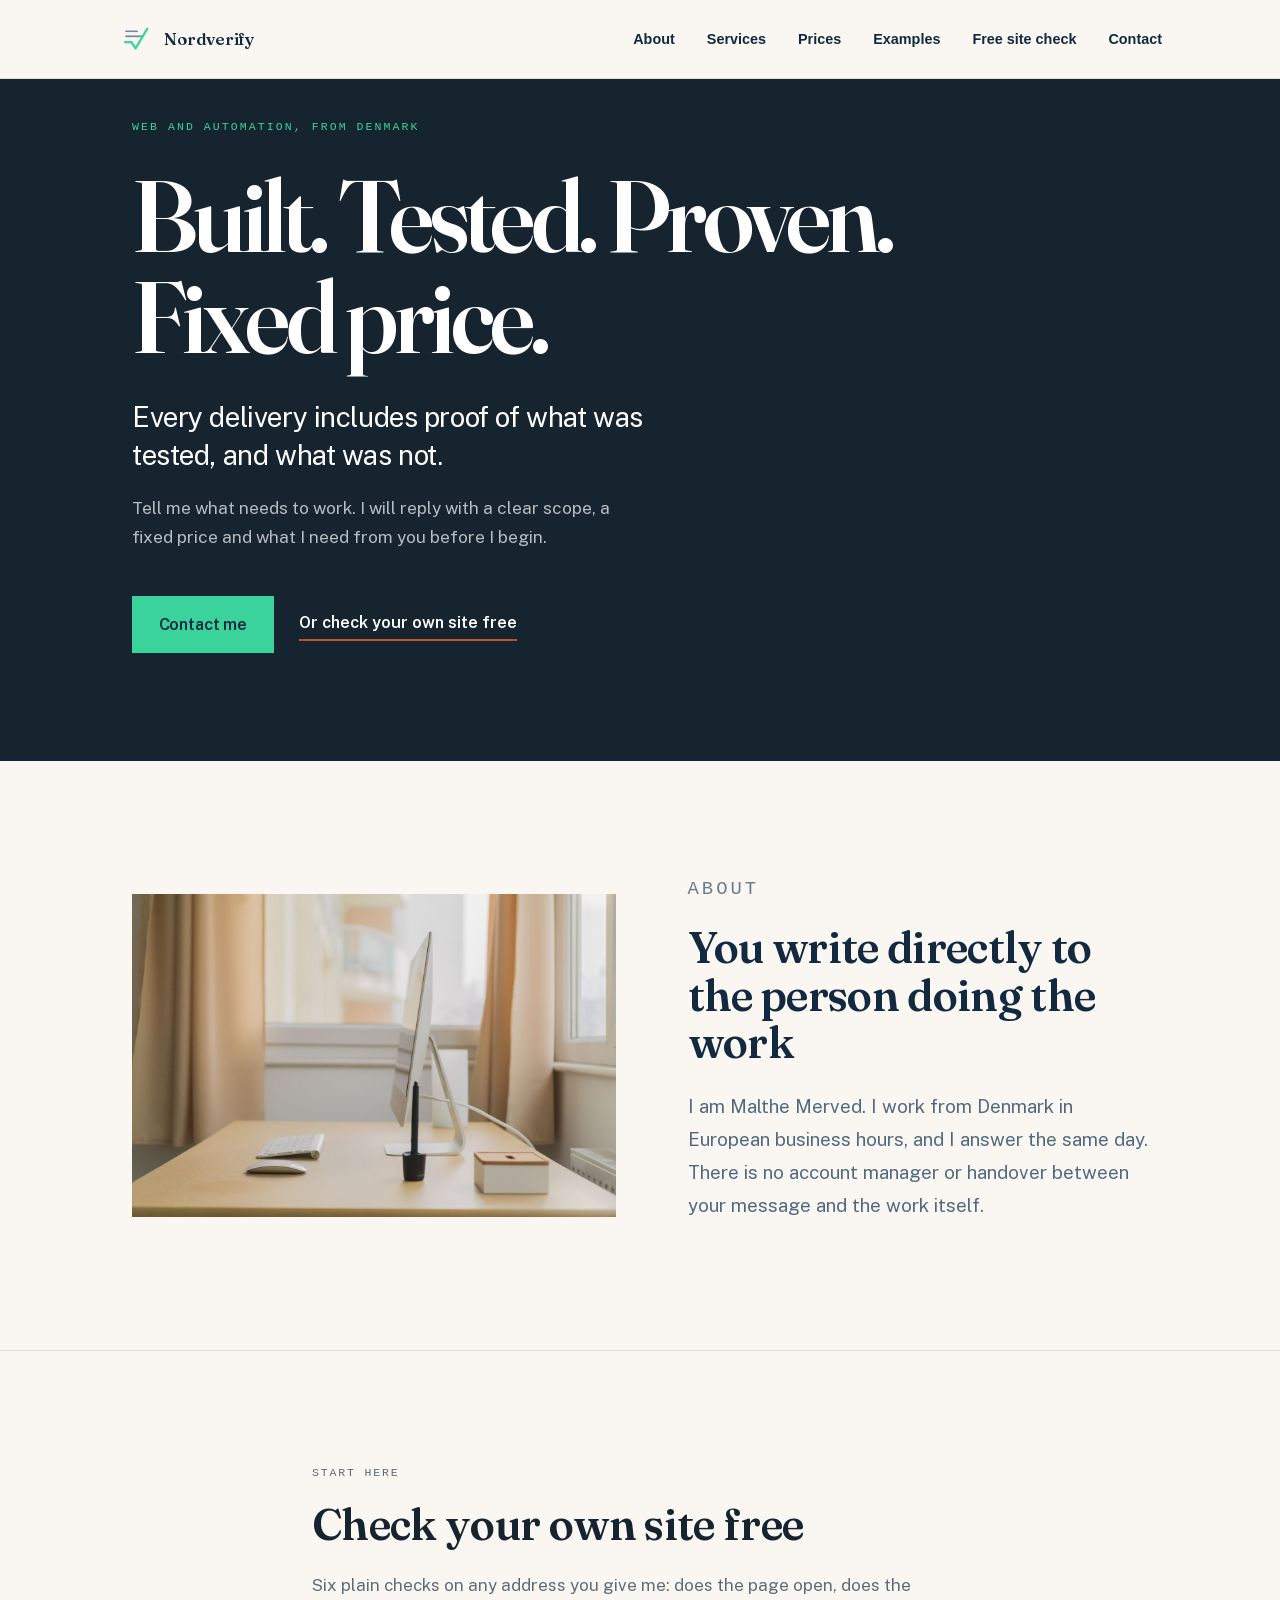
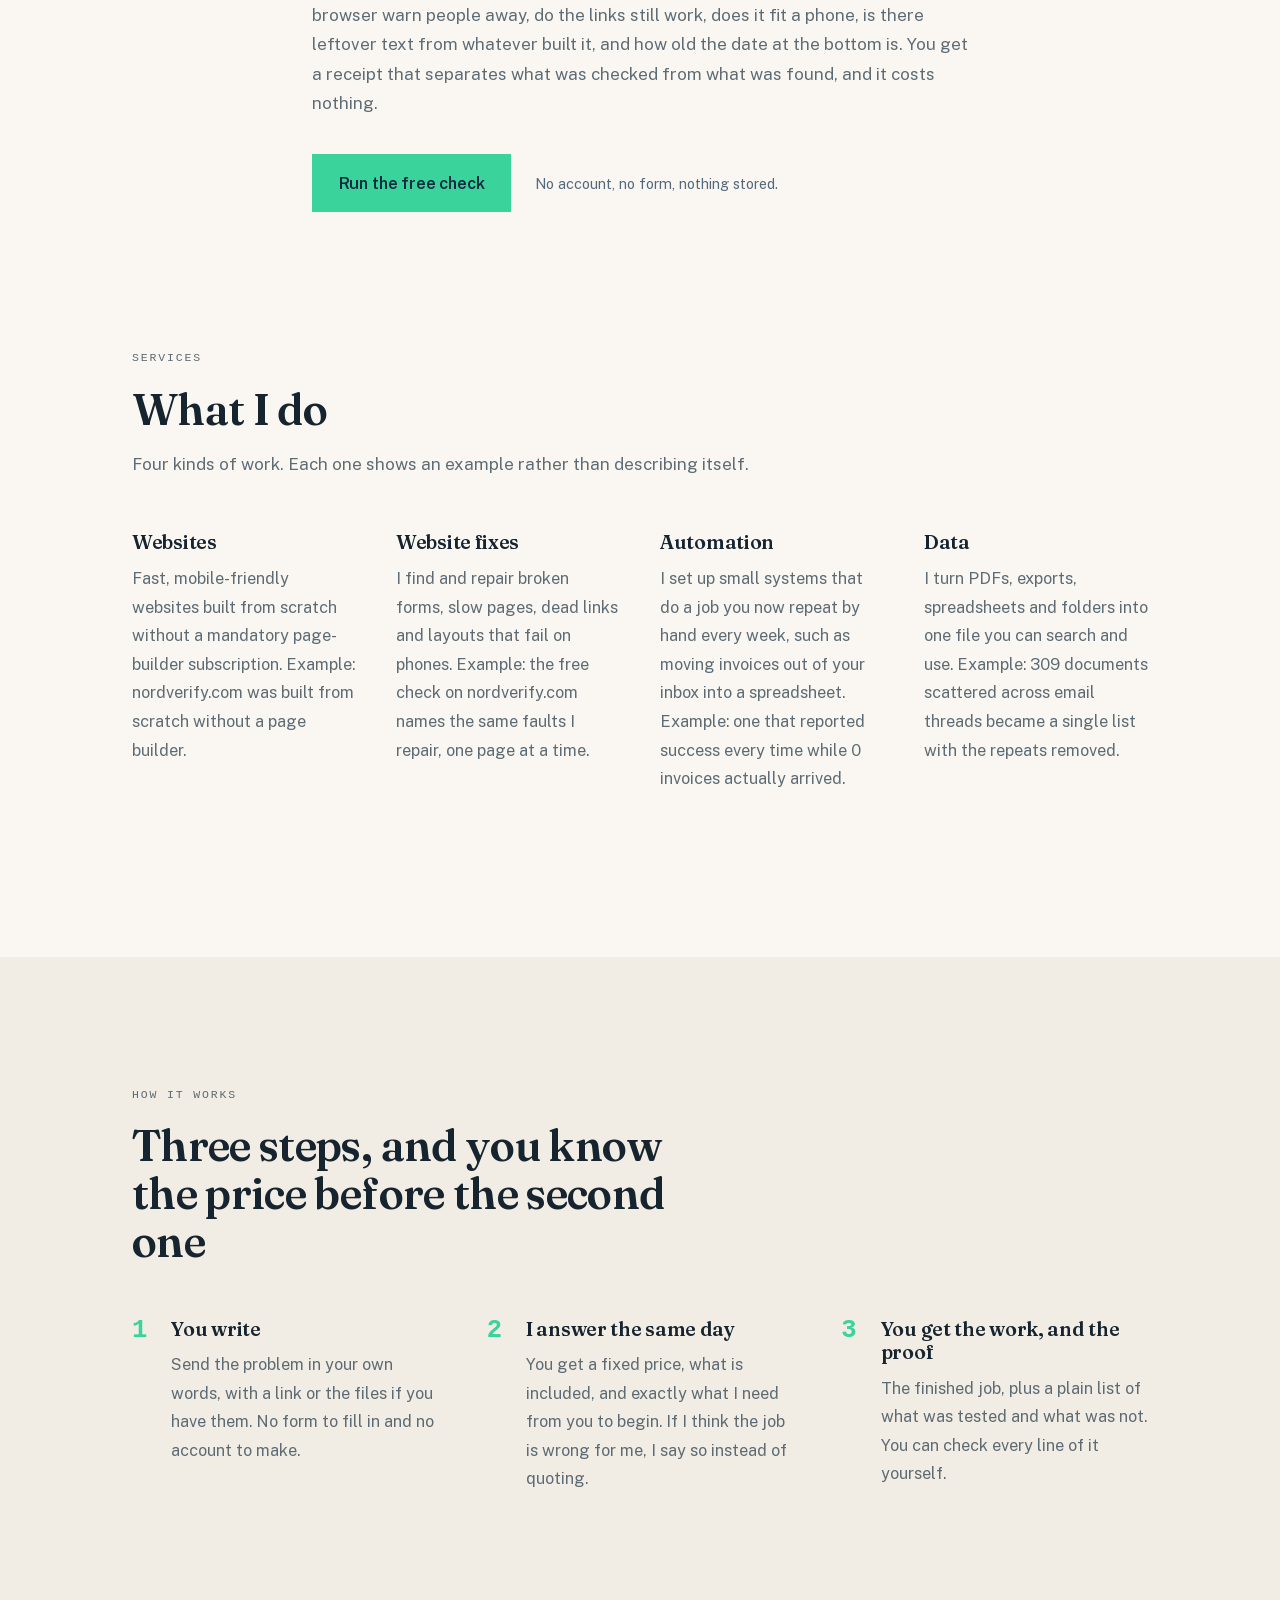
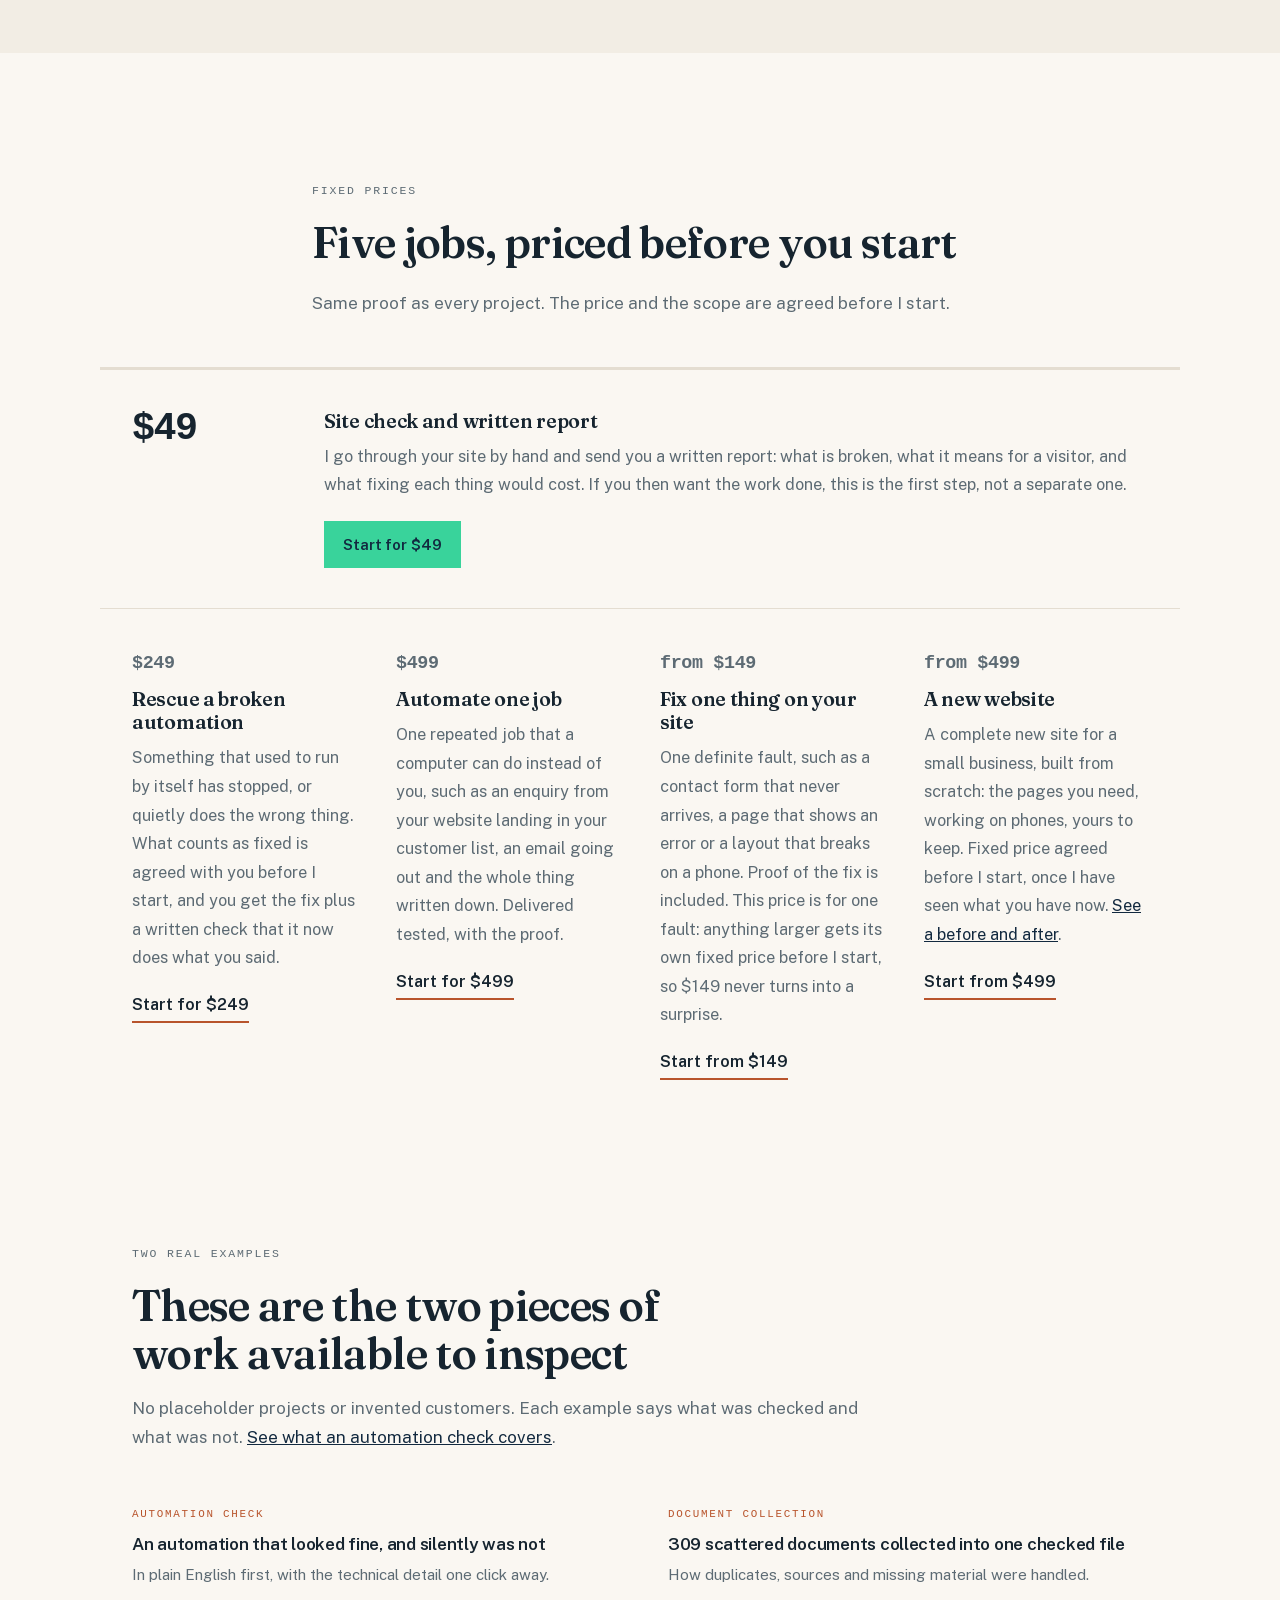
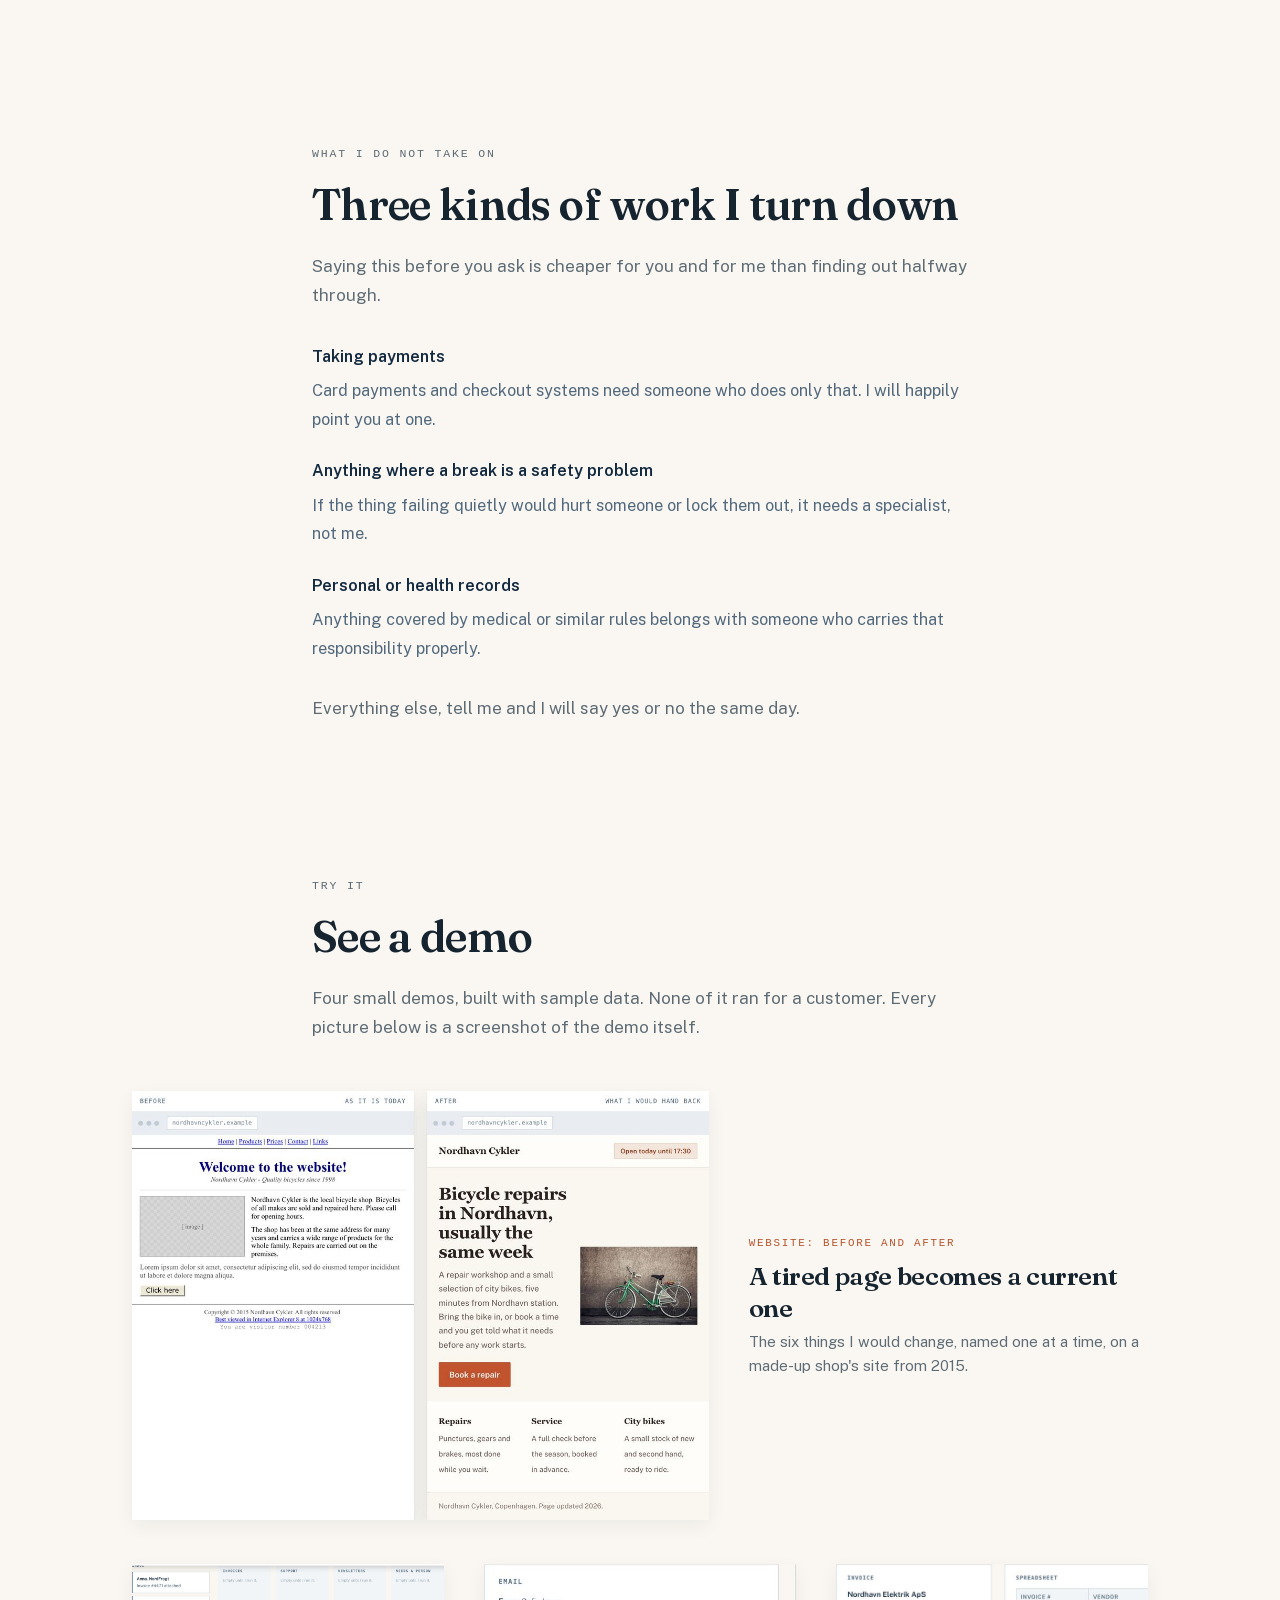
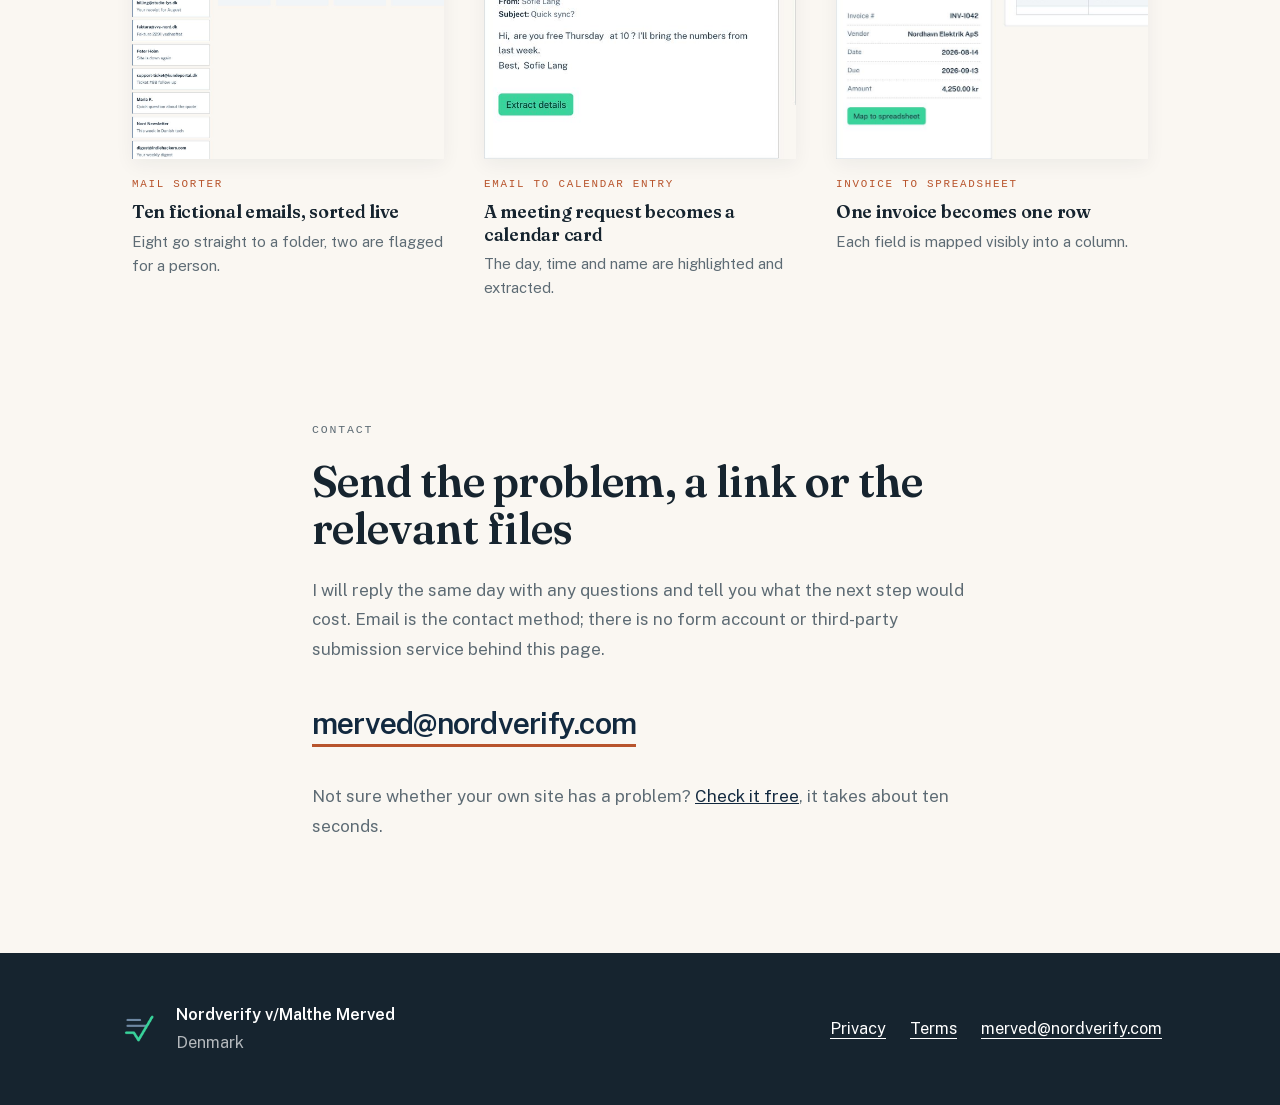
<file: index.html>
<!doctype html>
<html lang="en">
<head>
  <meta charset="utf-8">
  <meta name="viewport" content="width=device-width, initial-scale=1, shrink-to-fit=no">
  <title>Nordverify | Websites, fixes, automation and data</title>
  <meta name="description" content="Nordverify builds websites, fixes existing sites, automates repetitive work and turns messy business data into useful files.">
  <meta property="og:title" content="Nordverify | Websites, fixes, automation and data">
  <meta property="og:description" content="Direct help with websites, automation and data from Malthe Merved in Denmark.">
  <meta property="og:type" content="website">
  <meta property="og:image" content="assets/brand/wordmark_dark_1600x400.png">
  <link rel="icon" type="image/png" sizes="256x256" href="assets/brand/favicon_256.png">
  <link rel="icon" type="image/png" sizes="64x64" href="assets/brand/favicon_64.png">
  <link href="css/styles.css" rel="stylesheet">
  <link href="css/nordverify.css" rel="stylesheet">
</head>
<body id="page-top">
  <nav class="navbar navbar-expand-lg fixed-top py-3" id="mainNav">
    <div class="container px-4 px-lg-5">
      <a class="navbar-brand" href="#page-top"><img src="assets/brand/mark_transparent_512.png" alt=""><span>Nordverify</span></a>
      <button class="navbar-toggler" type="button" data-bs-toggle="collapse" data-bs-target="#navbarResponsive" aria-controls="navbarResponsive" aria-expanded="false" aria-label="Open navigation"><span class="navbar-toggler-icon"></span></button>
      <div class="collapse navbar-collapse" id="navbarResponsive">
        <ul class="navbar-nav ms-auto my-2 my-lg-0">
          <li class="nav-item"><a class="nav-link" href="#about">About</a></li>
          <li class="nav-item"><a class="nav-link" href="#services">Services</a></li>
          <li class="nav-item"><a class="nav-link" href="#offers">Prices</a></li>
          <li class="nav-item"><a class="nav-link" href="#portfolio">Examples</a></li>
          <li class="nav-item"><a class="nav-link" href="check.html">Free site check</a></li>
          <li class="nav-item"><a class="nav-link" href="#contact">Contact</a></li>
        </ul>
      </div>
    </div>
  </nav>

  <header class="hero">
    <div class="hero-inner">
      <p class="hero-kicker">Web and automation, from Denmark</p>
      <h1>Built. Tested. Proven. Fixed price.</h1>
      <p class="hero-proof">Every delivery includes proof of what was tested, and what was not.</p>
      <p class="hero-sub">Tell me what needs to work. I will reply with a clear scope, a fixed price and what I need from you before I begin.</p>
      <div class="hero-actions">
        <a class="btn-solid" href="mailto:merved@nordverify.com?subject=Project%20enquiry">Contact me</a>
        <a class="btn-plain" href="check.html">Or check your own site free</a>
      </div>
    </div>
  </header>

  <section class="band band--wide" id="about">
    <div class="duo duo--photo-left">
      <figure class="duo-media">
        <img src="assets/img/workspace-window.jpg" alt="A desk by a window with a screen, a keyboard and daylight" width="1400" height="933" loading="lazy" decoding="async">
      </figure>
      <div class="duo-text">
        <p class="kicker">About</p>
        <h2>You write directly to the person doing the work</h2>
        <p>I am Malthe Merved. I work from Denmark in European business hours, and I answer the same day. There is no account manager or handover between your message and the work itself.</p>
      </div>
    </div>
  </section>

  <section class="band band--rule" id="freecheck">
    <div class="column">
      <p class="kicker">Start here</p>
      <h2>Check your own site free</h2>
      <p class="lede">Six plain checks on any address you give me: does the page open, does the browser warn people away, do the links still work, does it fit a phone, is there leftover text from whatever built it, and how old the date at the bottom is. You get a receipt that separates what was checked from what was found, and it costs nothing.</p>
      <p class="actionline"><a class="btn-solid" href="check.html">Run the free check</a><span class="fineprint">No account, no form, nothing stored.</span></p>
    </div>
  </section>

  <section class="band band--wide" id="services">
    <div class="wide">
      <div class="section-head">
        <p class="kicker">Services</p>
        <h2>What I do</h2>
        <p class="lede">Four kinds of work. Each one shows an example rather than describing itself.</p>
      </div>
      <div class="entries entries--two">
        <article class="entry"><h3>Websites</h3><p>Fast, mobile-friendly websites built from scratch without a mandatory page-builder subscription. Example: nordverify.com was built from scratch without a page builder.</p></article>
        <article class="entry"><h3>Website fixes</h3><p>I find and repair broken forms, slow pages, dead links and layouts that fail on phones. Example: the free check on nordverify.com names the same faults I repair, one page at a time.</p></article>
        <article class="entry"><h3>Automation</h3><p>I set up small systems that do a job you now repeat by hand every week, such as moving invoices out of your inbox into a spreadsheet. Example: one that reported success every time while 0 invoices actually arrived.</p></article>
        <article class="entry"><h3>Data</h3><p>I turn PDFs, exports, spreadsheets and folders into one file you can search and use. Example: 309 documents scattered across email threads became a single list with the repeats removed.</p></article>
      </div>
    </div>
  </section>

  <section class="band band--tint band--wide" id="how">
    <div class="wide">
      <div class="section-head">
        <p class="kicker">How it works</p>
        <h2>Three steps, and you know the price before the second one</h2>
      </div>
      <ol class="stair stair--three">
        <li><span class="stair-n">1</span><div><h3>You write</h3><p>Send the problem in your own words, with a link or the files if you have them. No form to fill in and no account to make.</p></div></li>
        <li><span class="stair-n">2</span><div><h3>I answer the same day</h3><p>You get a fixed price, what is included, and exactly what I need from you to begin. If I think the job is wrong for me, I say so instead of quoting.</p></div></li>
        <li><span class="stair-n">3</span><div><h3>You get the work, and the proof</h3><p>The finished job, plus a plain list of what was tested and what was not. You can check every line of it yourself.</p></div></li>
      </ol>
    </div>
  </section>

  <section class="band band--wide" id="offers">
    <div class="column column--left">
      <p class="kicker">Fixed prices</p>
      <h2>Five jobs, priced before you start</h2>
      <p class="lede">Same proof as every project. The price and the scope are agreed before I start.</p>
    </div>

    <article class="doorway">
      <div class="doorway-price">$49</div>
      <div class="doorway-text">
        <h3>Site check and written report</h3>
        <p>I go through your site by hand and send you a written report: what is broken, what it means for a visitor, and what fixing each thing would cost. If you then want the work done, this is the first step, not a separate one.</p>
        <a class="btn-solid btn-solid--sm" href="mailto:merved@nordverify.com?subject=Site%20check%20and%20report%20enquiry">Start for $49</a>
      </div>
    </article>

    <div class="joblist">
      <article class="job">
        <p class="job-price">$249</p>
        <h3>Rescue a broken automation</h3>
        <p>Something that used to run by itself has stopped, or quietly does the wrong thing. What counts as fixed is agreed with you before I start, and you get the fix plus a written check that it now does what you said.</p>
        <a class="btn-plain" href="mailto:merved@nordverify.com?subject=Rescue%20a%20broken%20automation%20enquiry">Start for $249</a>
      </article>
      <article class="job">
        <p class="job-price">$499</p>
        <h3>Automate one job</h3>
        <p>One repeated job that a computer can do instead of you, such as an enquiry from your website landing in your customer list, an email going out and the whole thing written down. Delivered tested, with the proof.</p>
        <a class="btn-plain" href="mailto:merved@nordverify.com?subject=Automate%20one%20job%20enquiry">Start for $499</a>
      </article>
      <article class="job">
        <p class="job-price">from $149</p>
        <h3>Fix one thing on your site</h3>
        <p>One definite fault, such as a contact form that never arrives, a page that shows an error or a layout that breaks on a phone. Proof of the fix is included. This price is for one fault: anything larger gets its own fixed price before I start, so $149 never turns into a surprise.</p>
        <a class="btn-plain" href="mailto:merved@nordverify.com?subject=Website%20Repair%20enquiry">Start from $149</a>
      </article>
      <article class="job job--wide">
        <p class="job-price">from $499</p>
        <h3>A new website</h3>
        <p>A complete new site for a small business, built from scratch: the pages you need, working on phones, yours to keep. Fixed price agreed before I start, once I have seen what you have now. <a href="demo-website-refresh.html">See a before and after</a>.</p>
        <a class="btn-plain" href="mailto:merved@nordverify.com?subject=New%20website%20enquiry">Start from $499</a>
      </article>
    </div>
  </section>

  <section class="band band--wide" id="portfolio">
    <div class="wide">
      <div class="section-head">
        <p class="kicker">Two real examples</p>
        <h2>These are the two pieces of work available to inspect</h2>
        <p class="lede">No placeholder projects or invented customers. Each example says what was checked and what was not. <a href="n8n-audit/index.html">See what an automation check covers</a>.</p>
      </div>
      <ul class="worklist worklist--two">
        <li><a href="n8n-audit/example-report.html"><span class="worklist-kicker">Automation check</span><span class="worklist-title">An automation that looked fine, and silently was not</span><span class="worklist-note">In plain English first, with the technical detail one click away.</span></a></li>
        <li><a href="case-study.html"><span class="worklist-kicker">Document collection</span><span class="worklist-title">309 scattered documents collected into one checked file</span><span class="worklist-note">How duplicates, sources and missing material were handled.</span></a></li>
      </ul>
    </div>
  </section>

  <section class="band" id="limits">
    <div class="column">
      <p class="kicker">What I do not take on</p>
      <h2>Three kinds of work I turn down</h2>
      <p class="lede">Saying this before you ask is cheaper for you and for me than finding out halfway through.</p>
      <dl class="turndowns">
        <dt>Taking payments</dt><dd>Card payments and checkout systems need someone who does only that. I will happily point you at one.</dd>
        <dt>Anything where a break is a safety problem</dt><dd>If the thing failing quietly would hurt someone or lock them out, it needs a specialist, not me.</dd>
        <dt>Personal or health records</dt><dd>Anything covered by medical or similar rules belongs with someone who carries that responsibility properly.</dd>
      </dl>
      <p class="lede">Everything else, tell me and I will say yes or no the same day.</p>
    </div>
  </section>

  <section class="band band--wide" id="demos">
    <div class="column column--left">
      <p class="kicker">Try it</p>
      <h2>See a demo</h2>
      <p class="lede">Four small demos, built with sample data. None of it ran for a customer. Every picture below is a screenshot of the demo itself.</p>
    </div>
    <div class="wide">
      <ul class="previews">
        <li class="preview preview--lead"><a href="demo-website-refresh.html">
          <img src="assets/img/previews/demo-website-refresh.jpg" alt="Screenshot of the before and after demo, an old page beside a rebuilt one" width="1100" height="819" loading="lazy" decoding="async">
          <span class="preview-text"><span class="preview-kicker">Website: before and after</span>
          <span class="preview-title">A tired page becomes a current one</span>
          <span class="preview-note">The six things I would change, named one at a time, on a made-up shop's site from 2015.</span></span>
        </a></li>
        <li class="preview"><a href="demo-mail-sorter.html">
          <img src="assets/img/previews/demo-mail-sorter.jpg" alt="Screenshot of the mail sorter demo" width="1100" height="929" loading="lazy" decoding="async">
          <span class="preview-text"><span class="preview-kicker">Mail sorter</span>
          <span class="preview-title">Ten fictional emails, sorted live</span>
          <span class="preview-note">Eight go straight to a folder, two are flagged for a person.</span></span>
        </a></li>
        <li class="preview"><a href="demo-calendar.html">
          <img src="assets/img/previews/demo-calendar.jpg" alt="Screenshot of the email to calendar demo" width="1100" height="354" loading="lazy" decoding="async">
          <span class="preview-text"><span class="preview-kicker">Email to calendar entry</span>
          <span class="preview-title">A meeting request becomes a calendar card</span>
          <span class="preview-note">The day, time and name are highlighted and extracted.</span></span>
        </a></li>
        <li class="preview"><a href="demo-invoice.html">
          <img src="assets/img/previews/demo-invoice.jpg" alt="Screenshot of the invoice to spreadsheet demo" width="1100" height="449" loading="lazy" decoding="async">
          <span class="preview-text"><span class="preview-kicker">Invoice to spreadsheet</span>
          <span class="preview-title">One invoice becomes one row</span>
          <span class="preview-note">Each field is mapped visibly into a column.</span></span>
        </a></li>
      </ul>
    </div>
  </section>

  <section class="band band--close" id="contact">
    <div class="column">
      <p class="kicker">Contact</p>
      <h2>Send the problem, a link or the relevant files</h2>
      <p class="lede">I will reply the same day with any questions and tell you what the next step would cost. Email is the contact method; there is no form account or third-party submission service behind this page.</p>
      <p class="mailto-big"><a href="mailto:merved@nordverify.com">merved@nordverify.com</a></p>
      <p class="lede">Not sure whether your own site has a problem? <a href="check.html">Check it free</a>, it takes about ten seconds.</p>
    </div>
  </section>

  <footer class="site-footer py-5"><div class="container px-4 px-lg-5"><div class="footer-row d-flex justify-content-between align-items-center gap-4">
    <div class="d-flex align-items-center gap-3"><img class="footer-mark" src="assets/brand/mark_transparent_512.png" alt="Nordverify mark"><div><strong class="text-white">Nordverify v/Malthe Merved</strong><br>Denmark</div></div>
    <div class="d-flex align-items-center gap-4"><a href="privacy.html">Privacy</a><a href="terms.html">Terms</a><a href="mailto:merved@nordverify.com">merved@nordverify.com</a></div>
  </div></div></footer>

  <script src="js/scripts.js"></script>
</body>
</html>
</file>
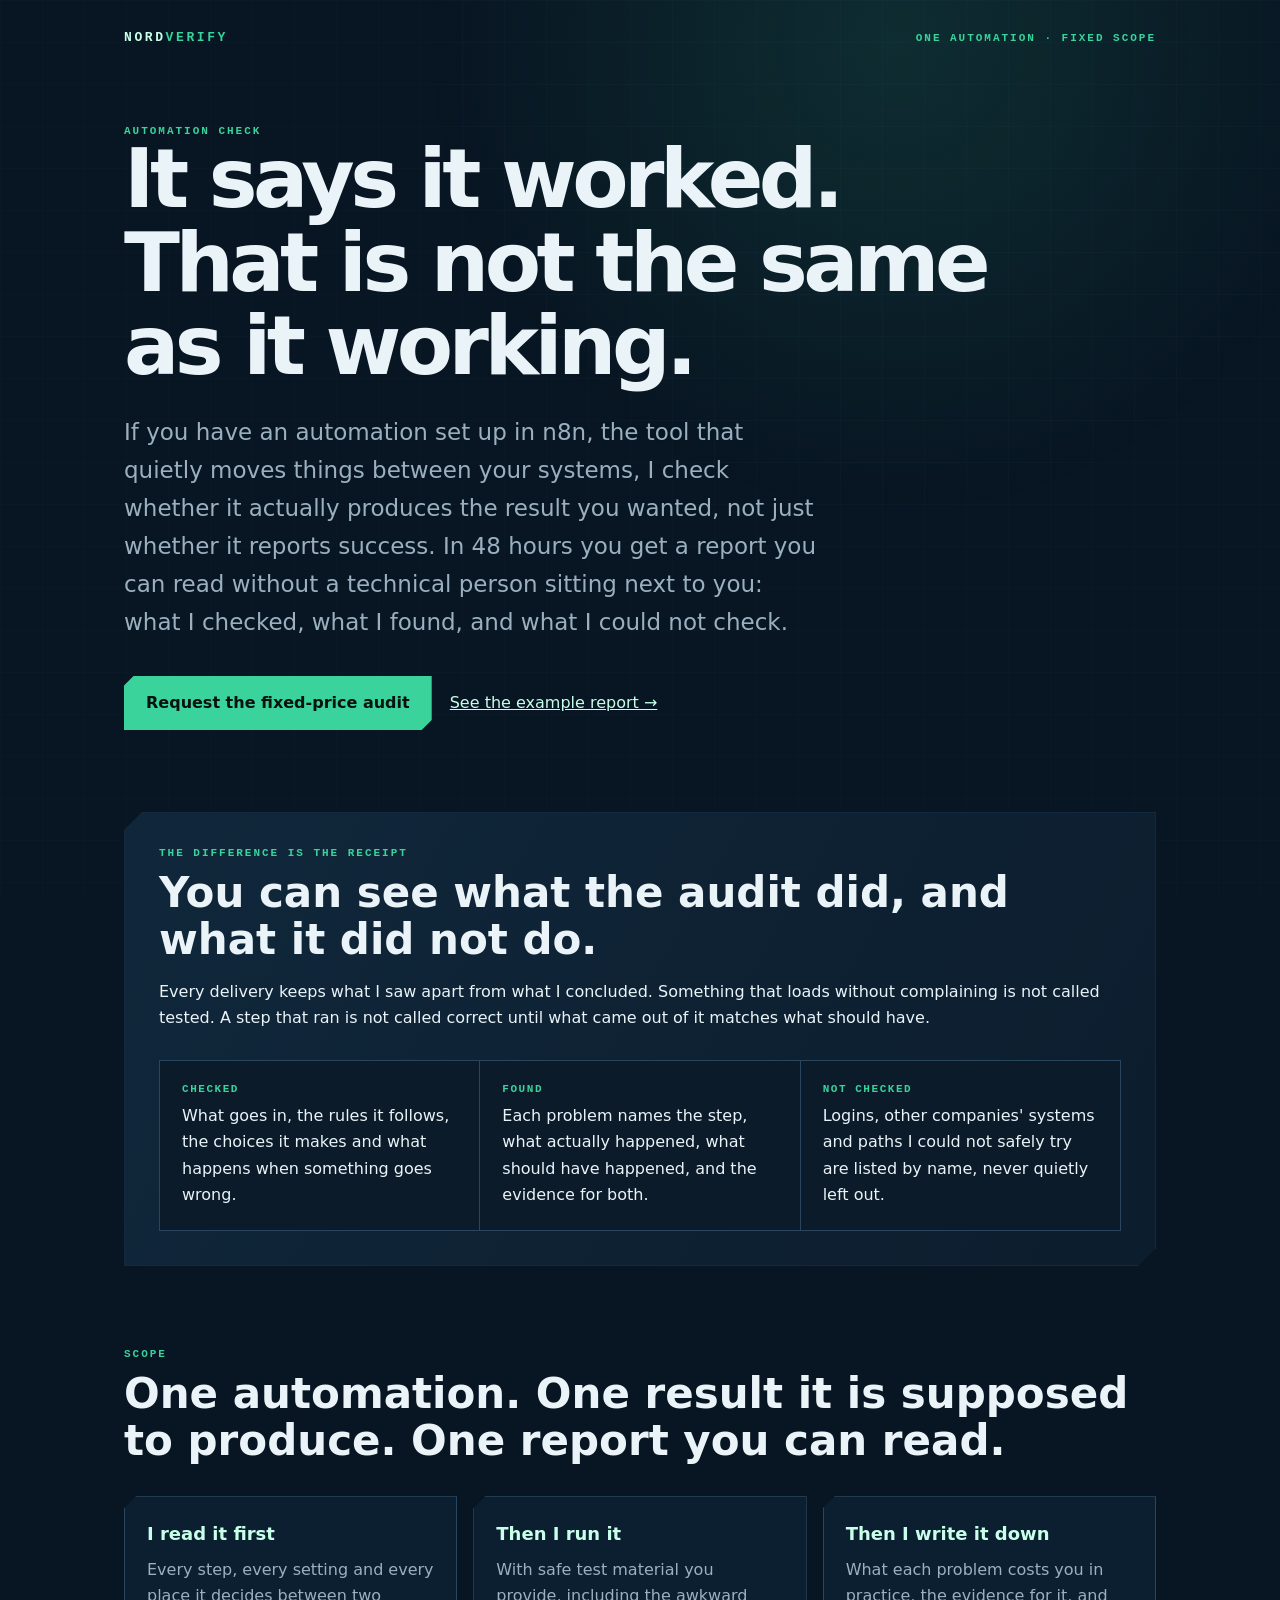
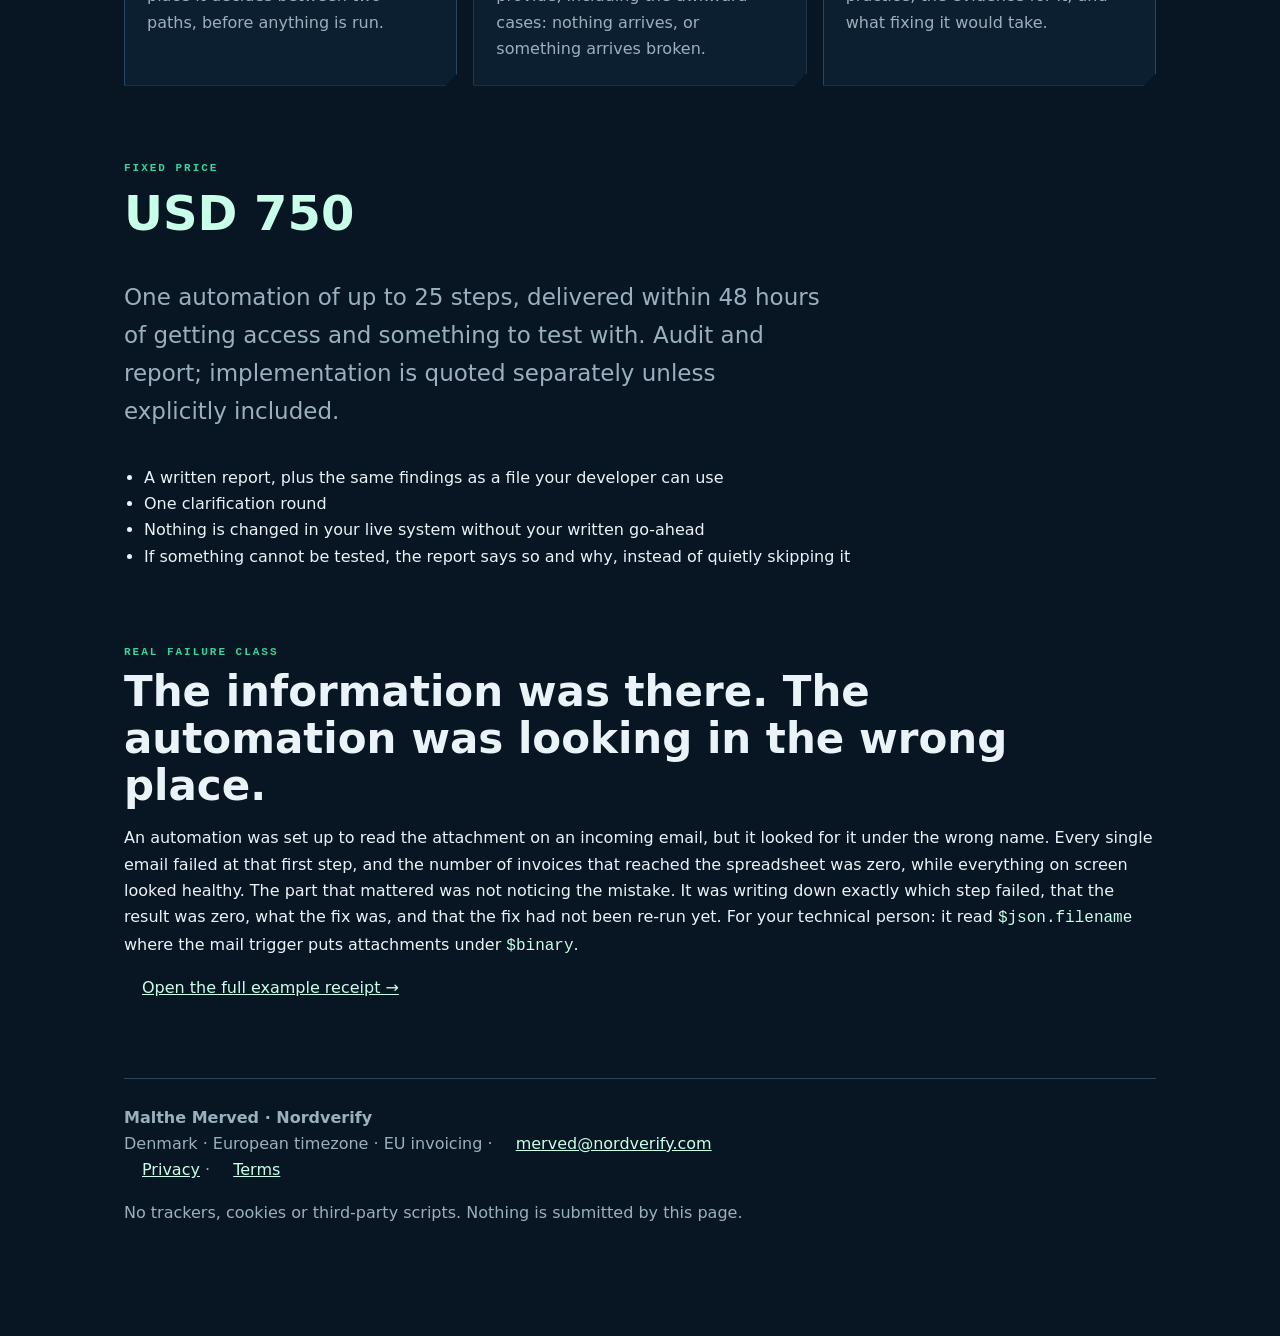
<file: n8n-audit/index.html>
<!doctype html>
<html lang="en"><head><meta charset="utf-8"><meta name="viewport" content="width=device-width,initial-scale=1">
<title>Automation check, fixed price, 48 hours | Nordverify</title>
<meta name="description" content="A fixed-price n8n workflow audit with a readable receipt: what was checked, what failed, and what could not be checked.">
<style>
:root{--navy:#12293F;--deep:#081522;--green:#39D39B;--mint:#C8FFE9;--ink:#EAF3F8;--muted:#9BB0BF;--line:#29465E;--warn:#F4C15D}*{box-sizing:border-box}html{scroll-behavior:smooth}body{margin:0;background:var(--deep);color:var(--ink);font:16px/1.65 Inter,ui-sans-serif,system-ui,-apple-system,sans-serif}body:before{content:"";position:fixed;inset:0;pointer-events:none;background:radial-gradient(circle at 70% 5%,rgba(57,211,155,.13),transparent 38%),linear-gradient(rgba(41,70,94,.08) 1px,transparent 1px),linear-gradient(90deg,rgba(41,70,94,.08) 1px,transparent 1px);background-size:auto,42px 42px,42px 42px}.wrap{position:relative;max-width:1080px;margin:auto;padding:30px 24px 90px}.nav{display:flex;justify-content:space-between;align-items:center;margin-bottom:80px}.brand{font:700 13px ui-monospace,monospace;letter-spacing:.2em;color:var(--mint)}.tag{color:var(--green)}h1{font-size:clamp(44px,7vw,82px);line-height:1.02;letter-spacing:-.055em;max-width:900px;margin:0}.lede{font-size:clamp(18px,2vw,23px);max-width:700px;color:var(--muted);margin:26px 0 34px}.cta{display:inline-block;color:#06130E;background:var(--green);padding:14px 22px;text-decoration:none;font-weight:800;clip-path:polygon(10px 0,100% 0,100% calc(100% - 10px),calc(100% - 10px) 100%,0 100%,0 10px)}.quiet{margin-left:18px;color:var(--mint)}.proof{margin:82px 0;background:var(--navy);padding:1px;clip-path:polygon(18px 0,100% 0,100% calc(100% - 18px),calc(100% - 18px) 100%,0 100%,0 18px)}.proofin{padding:34px;background:linear-gradient(120deg,#10273b,#0c1d2d)}.eyebrow{font:700 11px ui-monospace,monospace;letter-spacing:.18em;color:var(--green)}h2{font-size:clamp(28px,4vw,42px);line-height:1.12;margin:10px 0 16px}.grid{display:grid;grid-template-columns:repeat(3,1fr);gap:16px;margin:32px 0}.card{border:1px solid var(--line);padding:22px;background:rgba(18,41,63,.55);clip-path:polygon(12px 0,100% 0,100% calc(100% - 12px),calc(100% - 12px) 100%,0 100%,0 12px)}.card b{display:block;color:var(--mint);font-size:18px;margin-bottom:8px}.card p{color:var(--muted);margin:0}.price{font-size:48px;font-weight:800;color:var(--mint)}ul{padding-left:20px}.receipt{display:grid;grid-template-columns:repeat(3,1fr);gap:1px;background:var(--line);border:1px solid var(--line);margin-top:28px}.receipt div{background:#0B1B29;padding:22px}.receipt strong{display:block;font:700 11px ui-monospace,monospace;letter-spacing:.14em;color:var(--green);margin-bottom:8px}section{margin:76px 0}footer{border-top:1px solid var(--line);padding-top:26px;color:var(--muted)}code{color:var(--mint)}@media(max-width:720px){.grid,.receipt{grid-template-columns:1fr}.nav{margin-bottom:50px}.quiet{display:block;margin:18px 0 0}.proofin{padding:24px}}
</style></head><body><main class="wrap">
<nav class="nav"><div class="brand">NORD<span class="tag">VERIFY</span></div><div class="eyebrow">ONE AUTOMATION · FIXED SCOPE</div></nav>
<header><div class="eyebrow">AUTOMATION CHECK</div><h1>It says it worked. That is not the same as it working.</h1><p class="lede">If you have an automation set up in n8n, the tool that quietly moves things between your systems, I check whether it actually produces the result you wanted, not just whether it reports success. In 48 hours you get a report you can read without a technical person sitting next to you: what I checked, what I found, and what I could not check.</p><a class="cta" href="mailto:merved@nordverify.com?subject=n8n%20workflow%20audit">Request the fixed-price audit</a><a class="quiet" href="example-report.html">See the example report →</a></header>
<div class="proof"><div class="proofin"><div class="eyebrow">THE DIFFERENCE IS THE RECEIPT</div><h2>You can see what the audit did, and what it did not do.</h2><p>Every delivery keeps what I saw apart from what I concluded. Something that loads without complaining is not called tested. A step that ran is not called correct until what came out of it matches what should have.</p><div class="receipt"><div><strong>CHECKED</strong>What goes in, the rules it follows, the choices it makes and what happens when something goes wrong.</div><div><strong>FOUND</strong>Each problem names the step, what actually happened, what should have happened, and the evidence for both.</div><div><strong>NOT CHECKED</strong>Logins, other companies' systems and paths I could not safely try are listed by name, never quietly left out.</div></div></div></div>
<section><div class="eyebrow">SCOPE</div><h2>One automation. One result it is supposed to produce. One report you can read.</h2><div class="grid"><div class="card"><b>I read it first</b><p>Every step, every setting and every place it decides between two paths, before anything is run.</p></div><div class="card"><b>Then I run it</b><p>With safe test material you provide, including the awkward cases: nothing arrives, or something arrives broken.</p></div><div class="card"><b>Then I write it down</b><p>What each problem costs you in practice, the evidence for it, and what fixing it would take.</p></div></div></section>
<section><div class="eyebrow">FIXED PRICE</div><div class="price">USD 750</div><p class="lede">One automation of up to 25 steps, delivered within 48 hours of getting access and something to test with. Audit and report; implementation is quoted separately unless explicitly included.</p><ul><li>A written report, plus the same findings as a file your developer can use</li><li>One clarification round</li><li>Nothing is changed in your live system without your written go-ahead</li><li>If something cannot be tested, the report says so and why, instead of quietly skipping it</li></ul></section>
<section><div class="eyebrow">REAL FAILURE CLASS</div><h2>The information was there. The automation was looking in the wrong place.</h2><p>An automation was set up to read the attachment on an incoming email, but it looked for it under the wrong name. Every single email failed at that first step, and the number of invoices that reached the spreadsheet was zero, while everything on screen looked healthy. The part that mattered was not noticing the mistake. It was writing down exactly which step failed, that the result was zero, what the fix was, and that the fix had not been re-run yet. <span class="tech">For your technical person: it read <code>$json.filename</code> where the mail trigger puts attachments under <code>$binary</code>.</span></p><p><a class="quiet" href="example-report.html">Open the full example receipt →</a></p></section>
<footer><b>Malthe Merved · Nordverify</b><br>Denmark · European timezone · EU invoicing · <a class="quiet" href="mailto:merved@nordverify.com">merved@nordverify.com</a><br><a class="quiet" href="../privacy.html">Privacy</a> · <a class="quiet" href="../terms.html">Terms</a><p>No trackers, cookies or third-party scripts. Nothing is submitted by this page.</p></footer>
</main></body></html>
</file>
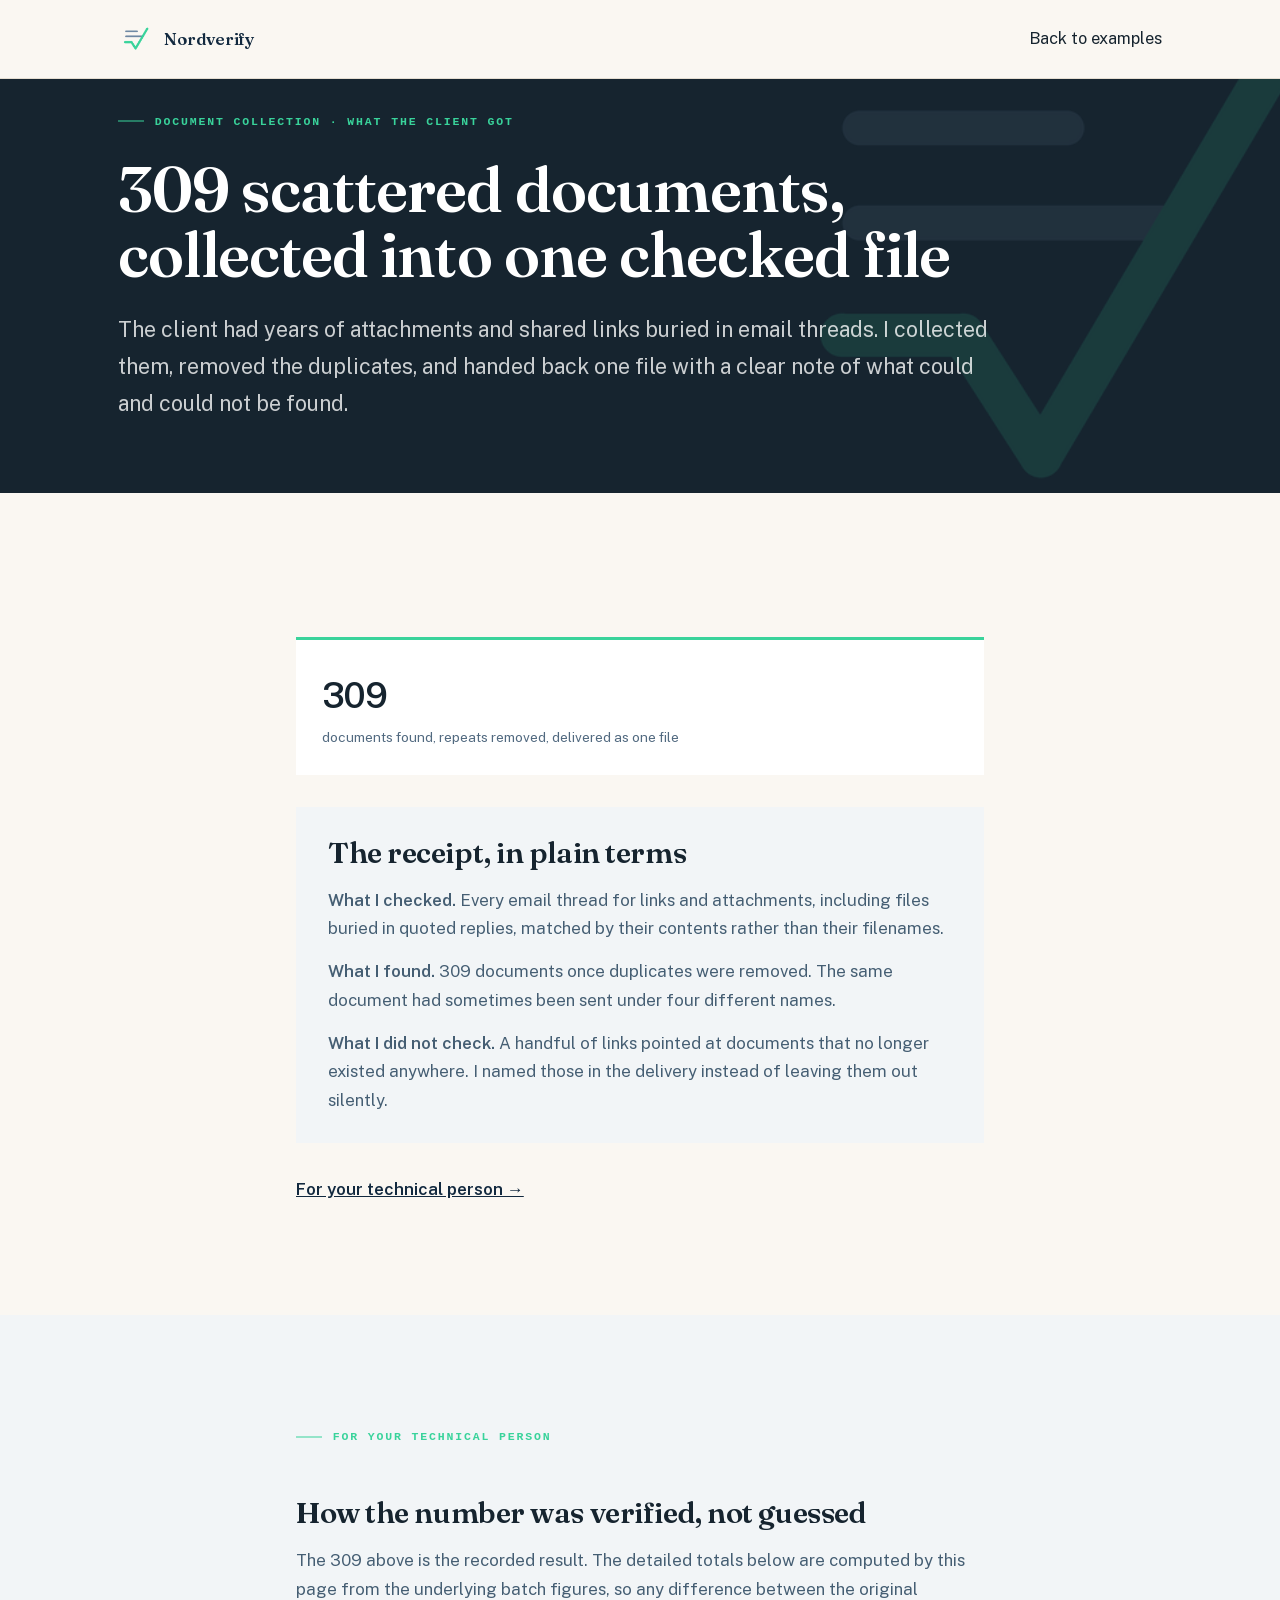
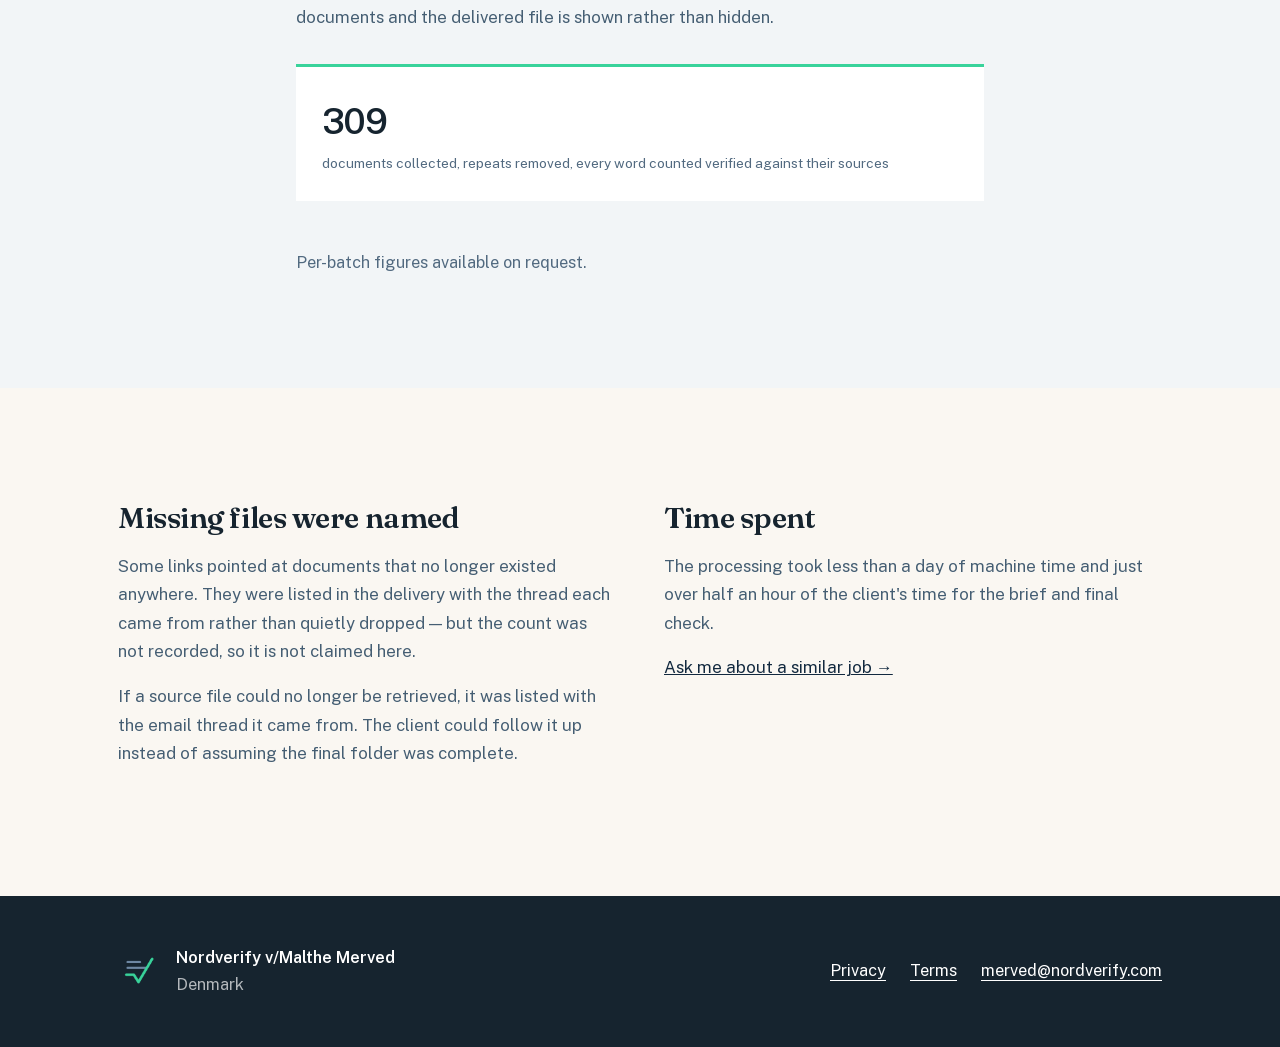
<file: case-study.html>
<!doctype html>
<html lang="en">
<head>
<meta charset="utf-8">
<meta name="viewport" content="width=device-width, initial-scale=1">
<title>309 scattered documents → one verified file</title>
<meta name="description" content="How 309 documents spread across email threads became one ordered file with the repeats removed — and how the count was verified rather than asserted.">
<link rel="icon" type="image/png" sizes="256x256" href="assets/brand/favicon_256.png">
<link rel="icon" type="image/png" sizes="64x64" href="assets/brand/favicon_64.png">
<link href="css/styles.css" rel="stylesheet">
<link href="css/nordverify.css" rel="stylesheet">
<style>
  /* Scoped to this page: the plain-language opener and its link down to the
     technical section, which keeps the rest of the page's own styling. */
  .plain-receipt { background: #f2f5f7; padding: 1.75rem 2rem; margin: 2rem 0; }
  .plain-receipt p { margin-bottom: .9rem; }
  .plain-receipt p:last-child { margin-bottom: 0; }
  .tech-link { margin: 1.5rem 0 0; }
  .tech-link a { font-weight: 600; }
</style>
<!--
  THE CASE STUDY.

  Anonymised: no client, no company, no domain, no document titles. What is
  left is the method and the arithmetic, which is the part that sells anyway.

  ABOVE THE FOLD IS FOR THE PERSON WHO IS BUYING, NOT THE PERSON WHO WOULD
  BUILD IT. What they got, in plain words, with one visible number, and a
  receipt phrased the way the client would actually be told: what I checked,
  what I found, what I did not check. The computed verification — the part
  that proves the number rather than just stating it — moves intact behind
  one link marked "For your technical person", because it is still true and
  still worth having; it is just not the first thing a non-technical owner
  needs to read.
-->
</head>
<body id="page-top">
<nav class="navbar navbar-expand-lg fixed-top py-3" id="mainNav"><div class="container px-4 px-lg-5"><a class="navbar-brand" href="index.html"><img src="assets/brand/mark_transparent_512.png" alt=""><span>Nordverify</span></a><a class="nav-link" href="index.html#portfolio">Back to examples</a></div></nav>
<main>
  <div id="above-fold">
  <header class="masthead case-hero"><img class="hero-mark" src="assets/brand/mark_transparent_512.png" alt="" aria-hidden="true"><div class="container px-4 px-lg-5 h-100 d-flex align-items-center"><div class="hero-copy"><div class="eyebrow mb-4">Document collection · What the client got</div><h1 class="text-white mb-4">309 scattered documents, collected into one checked file</h1><p class="lead mb-0">The client had years of attachments and shared links buried in email threads. I collected them, removed the duplicates, and handed back one file with a clear note of what could and could not be found.</p></div></div></header>

  <section class="page-section"><div class="container px-4 px-lg-5"><div class="row justify-content-center"><div class="col-lg-8 case-body">
    <div class="tiles"><div class="tile"><div class="n">309</div><div class="k">documents found, repeats removed, delivered as one file</div></div></div>

    <div class="plain-receipt">
      <h2>The receipt, in plain terms</h2>
      <p><strong>What I checked.</strong> Every email thread for links and attachments, including files buried in quoted replies, matched by their contents rather than their filenames.</p>
      <p><strong>What I found.</strong> 309 documents once duplicates were removed. The same document had sometimes been sent under four different names.</p>
      <p><strong>What I did not check.</strong> A handful of links pointed at documents that no longer existed anywhere. I named those in the delivery instead of leaving them out silently.</p>
    </div>

    <p class="tech-link"><a href="#technical">For your technical person →</a></p>
  </div></div></div></section>
  </div>

  <section class="page-section proof-panel" id="technical"><div class="container px-4 px-lg-5"><div class="row justify-content-center"><div class="col-lg-8 case-body"><div class="eyebrow mb-4">For your technical person</div>
    <h2>How the number was verified, not guessed</h2>
    <p>The 309 above is the recorded result. The detailed totals below are computed by this page from the underlying batch figures, so any difference between the original documents and the delivered file is shown rather than hidden.</p>
    <div class="tiles" id="tiles"></div>
    <div class="scroll"><table id="batches"><thead><tr><th>Batch</th><th>Found</th><th>Duplicates</th><th>Kept</th><th>Words at source</th><th>Words in file</th></tr></thead><tbody></tbody><tfoot></tfoot></table></div>
    <div class="verdict" id="verdict"></div>
  </div></div></div></section>

  <section class="page-section"><div class="container px-4 px-lg-5"><div class="row gx-5"><div class="col-lg-6 case-body"><h2>Missing files were named</h2><p id="missing-note"></p><p>If a source file could no longer be retrieved, it was listed with the email thread it came from. The client could follow it up instead of assuming the final folder was complete.</p></div><div class="col-lg-6 case-body"><h2>Time spent</h2><p>The processing took less than a day of machine time and just over half an hour of the client's time for the brief and final check.</p><p><a href="mailto:merved@nordverify.com?subject=Document%20project">Ask me about a similar job →</a></p></div></div></div></section>
</main>
<footer class="site-footer py-5"><div class="container px-4 px-lg-5"><div class="footer-row d-flex justify-content-between align-items-center gap-4"><div class="d-flex align-items-center gap-3"><img class="footer-mark" src="assets/brand/mark_transparent_512.png" alt="Nordverify mark"><div><strong class="text-white">Nordverify v/Malthe Merved</strong><br>Denmark</div></div><div class="d-flex align-items-center gap-4"><a href="privacy.html">Privacy</a><a href="terms.html">Terms</a><a href="mailto:merved@nordverify.com">merved@nordverify.com</a></div></div></div></footer>

<script>
/* ------------------------------------------------------------------------
   THE ARITHMETIC, IN PUBLIC — AND THE PART THAT IS NOT FILLED IN YET.

   The only figure on record for this job is the headline one: 309 documents,
   collected, deduplicated and word-count verified. The per-batch breakdown —
   how many were found before dedupe, the word counts either side, how many
   links were dead — was never written down anywhere.

   So it is NOT written here either. BATCHES is empty, and the technical
   section says the detailed verification has not been published rather than
   showing a table of plausible numbers. Inventing that table would have been
   easy, it would have looked better, and it would have been a fabricated
   verification on the one section whose entire argument is "a number you can
   check".

   Fill BATCHES in from the job's own records and everything below appears on
   its own: the tiles, the table, the totals, and a verdict that will say the
   counts DISAGREE if they disagree.
   ------------------------------------------------------------------------ */

/* The one figure that is on the record. */
var HEADLINE = { documents: 309 };

/* Per-batch figures. EMPTY UNTIL THE REAL ONES ARE ENTERED.
   Shape: { name, found, duplicates, sourceWords, fileWords } */
var BATCHES = [];
var UNRETRIEVABLE = null;   // dead links: not recorded at the time

function sum(list, key){
  var t = 0;
  for (var i = 0; i < list.length; i++) t += list[i][key];
  return t;
}
function nf(n){ return Number(n).toLocaleString("en-GB"); }

function compute(batches, unretrievable){
  if (!batches || !batches.length){
    /* THE THIRD OUTCOME. Not "verified", not "failed" — "not published".
       Collapsing this into a pass is exactly the habit this page exists to
       argue against. */
    return { state: "awaiting_figures" };
  }
  var found = sum(batches, "found");
  var duplicates = sum(batches, "duplicates");
  var sourceWords = sum(batches, "sourceWords");
  var fileWords = sum(batches, "fileWords");
  var gone = (unretrievable === null || unretrievable === undefined) ? 0 : unretrievable;
  return {
    state: "computed",
    found: found,
    duplicates: duplicates,
    kept: found - duplicates,
    delivered: found - duplicates - gone,
    unretrievable: gone,
    sourceWords: sourceWords,
    fileWords: fileWords,
    wordDelta: fileWords - sourceWords,
    matches: fileWords === sourceWords
  };
}

function render(){
  var r = compute(BATCHES, UNRETRIEVABLE);
  var tilesEl = document.getElementById("tiles");
  var tableEl = document.getElementById("batches");
  var verdictEl = document.getElementById("verdict");
  var missingEl = document.getElementById("missing-note");

  if (r.state === "awaiting_figures"){
    tilesEl.innerHTML =
      '<div class="tile"><div class="n">' + nf(HEADLINE.documents) + '</div>' +
      '<div class="k">documents collected, repeats removed, every word counted ' +
      'verified against their sources</div></div>';
    tableEl.style.display = "none";
    verdictEl.className = "verdict";
    verdictEl.innerHTML = "Per-batch figures available on request.";
    missingEl.textContent =
      "Some links pointed at documents that no longer existed anywhere. They " +
      "were listed in the delivery with the thread each came from rather than " +
      "quietly dropped — but the count was not recorded, so it is not claimed " +
      "here.";
    return;
  }

  var tiles = [
    [nf(r.found),        "documents found across the threads"],
    [nf(r.duplicates),   "duplicates removed, matched by content not filename"],
    [nf(r.delivered),    "documents in the delivered file"],
    [nf(r.sourceWords),  "words counted at the source"],
    [nf(r.fileWords),    "words counted in the delivered file"],
    [(r.matches ? "0" : nf(r.wordDelta)), "difference between the two counts"]
  ];
  var html = "";
  for (var i = 0; i < tiles.length; i++){
    var cls = (i === 5) ? (r.matches ? " ok" : " warn") : "";
    html += '<div class="tile"><div class="n' + cls + '">' + tiles[i][0] +
            '</div><div class="k">' + tiles[i][1] + '</div></div>';
  }
  tilesEl.innerHTML = html;

  var rows = "";
  for (var j = 0; j < BATCHES.length; j++){
    var b = BATCHES[j];
    rows += "<tr><td>" + b.name + "</td><td>" + nf(b.found) + "</td><td>" +
            nf(b.duplicates) + "</td><td>" + nf(b.found - b.duplicates) +
            "</td><td>" + nf(b.sourceWords) + "</td><td>" + nf(b.fileWords) +
            "</td></tr>";
  }
  tableEl.querySelector("tbody").innerHTML = rows;
  tableEl.querySelector("tfoot").innerHTML =
    "<tr><td>Total</td><td>" + nf(r.found) + "</td><td>" + nf(r.duplicates) +
    "</td><td>" + nf(r.kept) + "</td><td>" + nf(r.sourceWords) + "</td><td>" +
    nf(r.fileWords) + "</td></tr>";

  if (r.matches){
    verdictEl.className = "verdict";
    verdictEl.innerHTML = "<strong>The two counts agree exactly.</strong> " +
      nf(r.sourceWords) + " words at the source, " + nf(r.fileWords) +
      " words in the delivered file — a difference of zero. Nothing was " +
      "truncated on the way in, and nothing was silently dropped.";
  } else {
    verdictEl.className = "verdict bad";
    verdictEl.innerHTML = "<strong>The two counts do not agree.</strong> " +
      nf(r.sourceWords) + " at the source against " + nf(r.fileWords) +
      " delivered, a difference of " + nf(r.wordDelta) + " words. That gap " +
      "would be investigated and named before delivery, not rounded away.";
  }

  missingEl.textContent =
    r.unretrievable + " of the " + r.found + " links pointed at documents " +
    "that no longer existed anywhere. They are counted, not hidden: " +
    r.kept + " unique documents were found, " + r.delivered +
    " could be retrieved, and " + r.unretrievable + " could not.";
}

if (typeof document !== "undefined" && document.getElementById("tiles")) render();
if (typeof module !== "undefined") {
  module.exports = { HEADLINE: HEADLINE, BATCHES: BATCHES,
                     UNRETRIEVABLE: UNRETRIEVABLE, compute: compute };
}
</script>
</body>
</html>
</file>
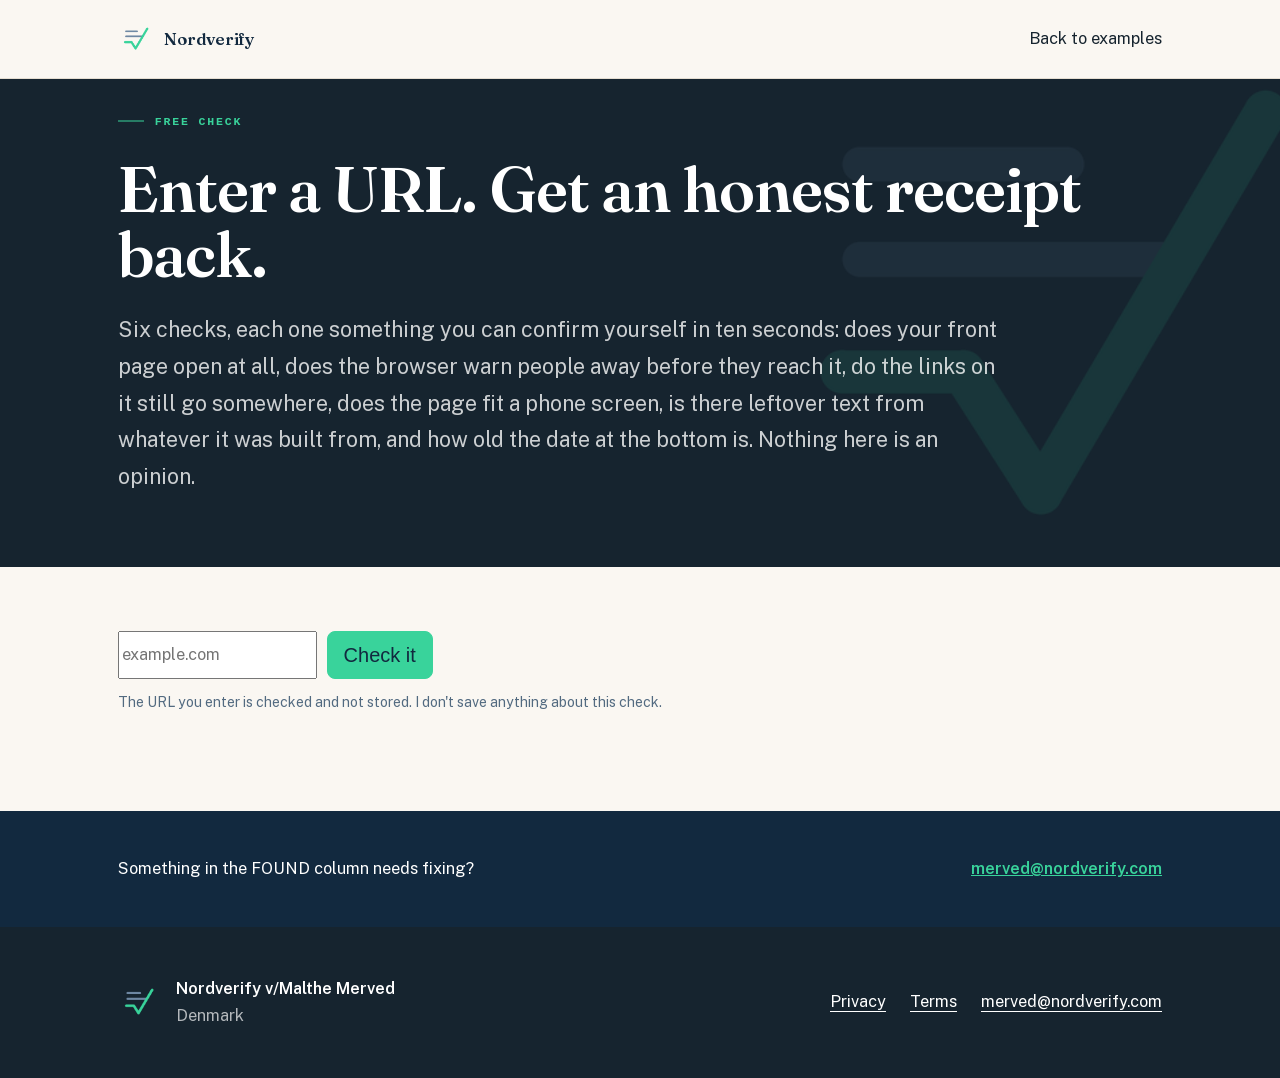
<file: check.html>
<!doctype html>
<html lang="en">
<head>
<meta charset="utf-8">
<meta name="viewport" content="width=device-width, initial-scale=1, shrink-to-fit=no">
<title>Check a website | Nordverify</title>
<meta name="description" content="Enter a website's URL and get back an honest, evidence-based receipt: what loads, what does not, and what could not be checked.">
<meta property="og:title" content="Check a website | Nordverify">
<meta property="og:description" content="Does the page open, is it safe to visit, do the links work, does it fit a phone, is there leftover text, how old is the date at the bottom. Shown as CHECKED, FOUND or NOT CHECKED.">
<meta property="og:type" content="website">
<link rel="icon" type="image/png" sizes="256x256" href="assets/brand/favicon_256.png">
<link rel="icon" type="image/png" sizes="64x64" href="assets/brand/favicon_64.png">
<link href="css/styles.css" rel="stylesheet">
<link href="css/nordverify.css" rel="stylesheet">
<style>
  /* Scoped to this page only — nothing here is loaded from anywhere but
     this file, and it reuses the site's own colour variables from
     css/nordverify.css rather than inventing new ones. */
  /* THIS PAGE IS ONE INPUT, NOT A STOREFRONT. The shared masthead is built
     for the front page's hero and left almost a thousand pixels of empty
     navy above a single form field. Scoped down here rather than shortened
     for every page. */
  header.masthead .hero-mark { opacity: .1; }
  #check.page-section { padding: 4rem 0 5rem; }
  .check-form { max-width: 560px; }
  .check-form .row-inline { display: flex; gap: .6rem; flex-wrap: wrap; }
  .check-form input[type="url"] {
    flex: 1 1 280px; padding: .85rem 1rem; border: 1px solid #cad4dc;
    font-size: 1.02rem; font-family: inherit; color: var(--nv-navy);
  }
  .check-form input[type="url"]:focus-visible { outline: 3px solid var(--nv-green); outline-offset: 2px; }
  .privacy-line { color: #526a80; font-size: .88rem; margin-top: .75rem; }
  .check-status { margin: 1.5rem 0; color: #526a80; }
  .check-status[hidden] { display: none; }
  .receipt {
    display: grid; grid-template-columns: 1fr; gap: 2.5rem;
    margin: 2.5rem 0 0; max-width: 62rem;
  }
  @media (min-width: 760px) { .receipt { grid-template-columns: repeat(3, 1fr); gap: 3rem; } }
  .receipt[hidden] { display: none; }
  .receipt-col { background: transparent; padding: 0; }
  .receipt-col h3 {
    font: 700 .72rem/1.2 ui-monospace, SFMono-Regular, Menlo, Consolas, monospace;
    letter-spacing: .14em; text-transform: uppercase; margin: 0 0 .9rem;
  }
  .receipt-col.col-checked h3 { color: #1f795b; }
  .receipt-col.col-found h3 { color: #b3401f; }
  .receipt-col.col-not-checked h3 { color: #8b4a24; }
  .receipt-item { font-size: .92rem; color: #2f4658; margin-bottom: .9rem; }
  .receipt-item .rc-label { display: block; font-weight: 650; color: var(--nv-navy); }
  .receipt-item .rc-evidence {
    display: block; margin-top: .2rem; font-family: ui-monospace, SFMono-Regular, Menlo, Consolas, monospace;
    font-size: .8rem; color: #6e88a3; word-break: break-word;
  }
  .receipt-empty { color: #9db0bd; font-size: .88rem; }
  @media (max-width: 700px) { .receipt { grid-template-columns: 1fr; } }
</style>
</head>
<body id="page-top">
<nav class="navbar navbar-expand-lg fixed-top py-3" id="mainNav"><div class="container px-4 px-lg-5"><a class="navbar-brand" href="index.html"><img src="assets/brand/mark_transparent_512.png" alt=""><span>Nordverify</span></a><a class="nav-link" href="index.html#portfolio">Back to examples</a></div></nav>

<header class="masthead">
  <img class="hero-mark" src="assets/brand/mark_transparent_512.png" alt="" aria-hidden="true">
  <div class="container px-4 px-lg-5 h-100 d-flex align-items-center">
    <div class="hero-copy">
      <div class="eyebrow mb-4">Free check</div>
      <h1 class="text-white mb-4">Enter a URL. Get an honest receipt back.</h1>
      <p class="lead mb-0">Six checks, each one something you can confirm yourself in ten seconds: does your front page open at all, does the browser warn people away before they reach it, do the links on it still go somewhere, does the page fit a phone screen, is there leftover text from whatever it was built from, and how old the date at the bottom is. Nothing here is an opinion.</p>
    </div>
  </div>
</header>

<section class="page-section" id="check">
  <div class="container px-4 px-lg-5">
    <div class="row justify-content-center"><div class="col-lg-9">

      <form class="check-form" id="check-form">
        <div class="row-inline">
          <label for="check-url" class="visually-hidden">Website URL</label>
          <!-- type="text", not type="url", on purpose. The field said example.com and
     then the browser refused example.com, because input[type=url] demands a
     scheme. Nothing happened when you pressed the button, which is the worst
     kind of broken: silent. The script adds https:// itself. -->
          <input type="text" id="check-url" name="url" placeholder="example.com" required
                 inputmode="url" autocomplete="off" spellcheck="false">
          <button class="btn btn-primary btn-lg" type="submit" id="check-submit">Check it</button>
        </div>
        <p class="privacy-line">The URL you enter is checked and not stored. I don't save anything about this check.</p>
      </form>

      <p class="check-status" id="check-status" hidden></p>



      <div class="receipt" id="receipt" hidden aria-live="polite">
        <div class="receipt-col col-checked">
          <h3>Checked</h3>
          <div id="col-checked"></div>
        </div>
        <div class="receipt-col col-found">
          <h3>Found</h3>
          <div id="col-found"></div>
        </div>
        <div class="receipt-col col-not-checked">
          <h3>Not checked</h3>
          <div id="col-not-checked"></div>
        </div>
      </div>

    </div></div>
  </div>
</section>

<aside class="contact-strip"><div class="container px-4 px-lg-5 d-flex flex-wrap justify-content-between gap-3"><span>Something in the FOUND column needs fixing?</span><a href="mailto:merved@nordverify.com?subject=Website%20fix">merved@nordverify.com</a></div></aside>

<footer class="site-footer py-5"><div class="container px-4 px-lg-5"><div class="footer-row d-flex justify-content-between align-items-center gap-4">
  <div class="d-flex align-items-center gap-3"><img class="footer-mark" src="assets/brand/mark_transparent_512.png" alt="Nordverify mark"><div><strong class="text-white">Nordverify v/Malthe Merved</strong><br>Denmark</div></div>
  <div class="d-flex align-items-center gap-4"><a href="privacy.html">Privacy</a><a href="terms.html">Terms</a><a href="mailto:merved@nordverify.com">merved@nordverify.com</a></div>
</div></div></footer>

<script src="js/scripts.js"></script>
<script src="js/check.js"></script>
</body>
</html>
</file>
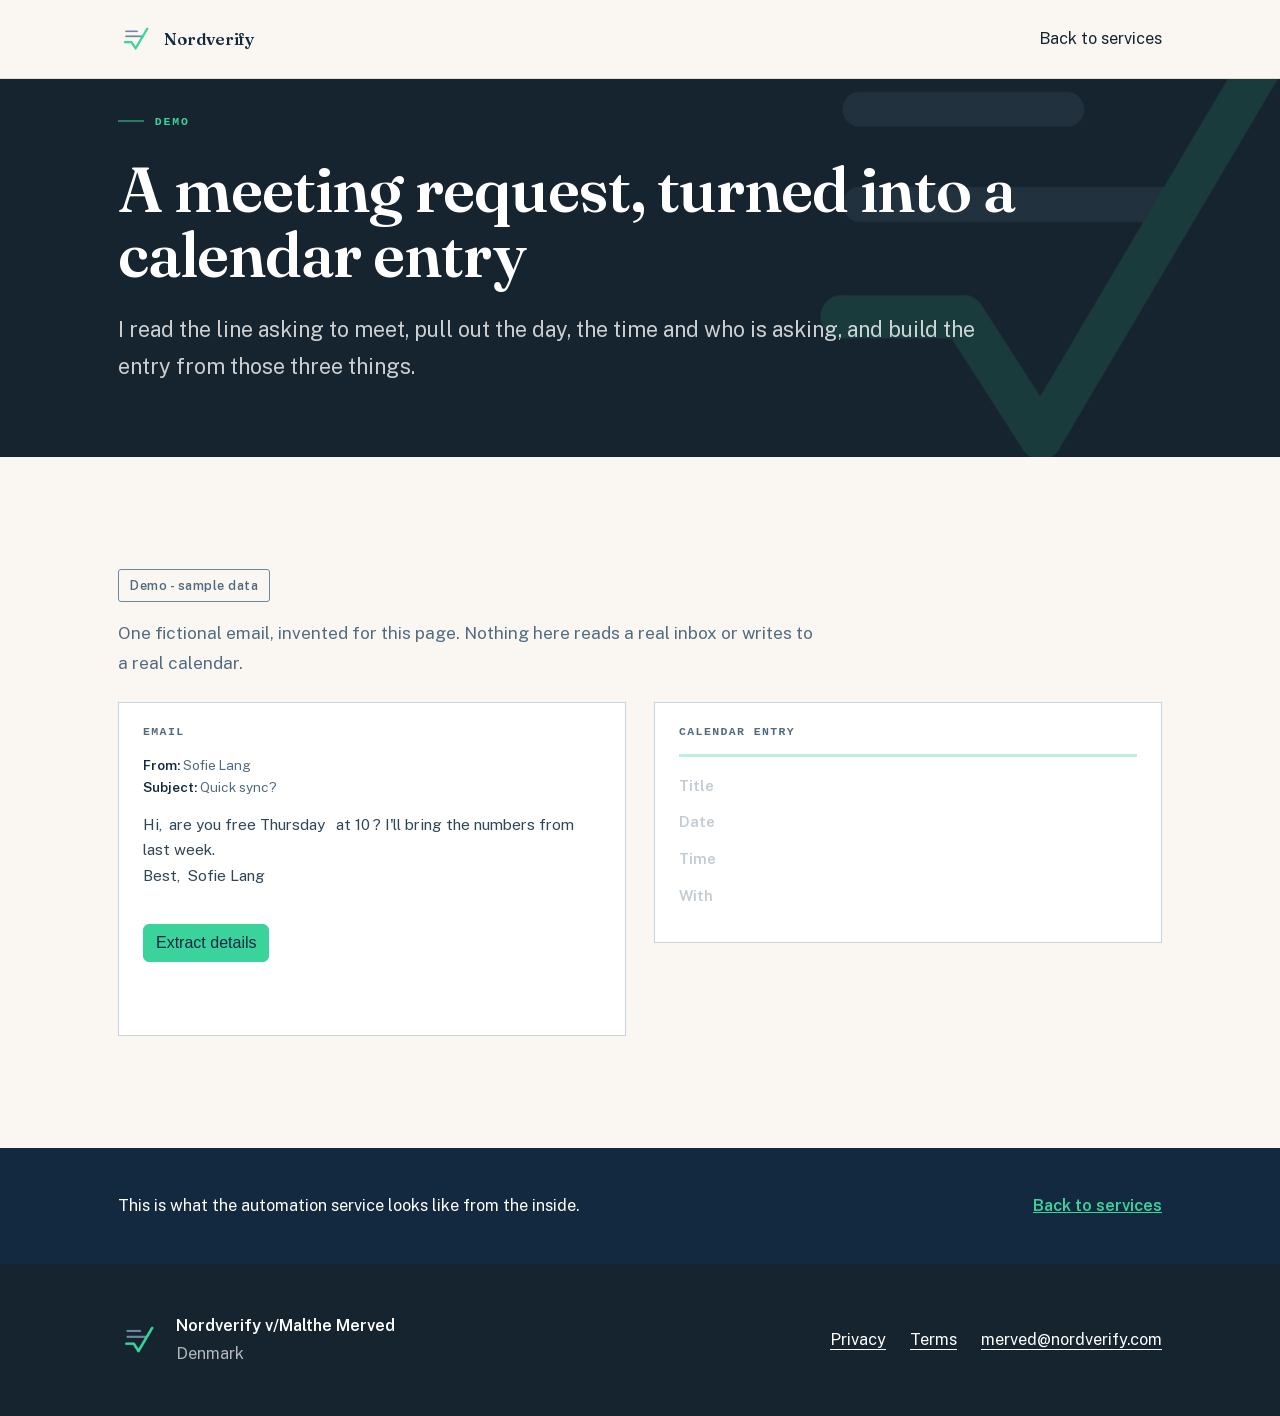
<file: demo-calendar.html>
<!doctype html>
<html lang="en">
<head>
<meta charset="utf-8">
<meta name="viewport" content="width=device-width, initial-scale=1, shrink-to-fit=no">
<title>Demo: email to calendar entry | Nordverify</title>
<meta name="description" content="A fictional email asking to meet Thursday at 10 becomes a calendar entry, with the extracted details highlighted against the original text.">
<link rel="icon" type="image/png" sizes="256x256" href="assets/brand/favicon_256.png">
<link rel="icon" type="image/png" sizes="64x64" href="assets/brand/favicon_64.png">
<link href="css/styles.css" rel="stylesheet">
<link href="css/nordverify.css" rel="stylesheet">
<style>
  .demo-badge {
    display: inline-block; margin-bottom: 1.1rem; padding: .3rem .7rem;
    border: 1px solid var(--nv-slate); color: #526a80; font-size: .78rem;
    font-weight: 650; letter-spacing: .04em; border-radius: 3px;
  }
  .demo-board { display: grid; grid-template-columns: 1fr 1fr; gap: 1.75rem; align-items: start; }
  .mail-panel, .entry-panel {
    background: #fff; border: 1px solid #cad4dc; padding: 1.4rem 1.5rem;
  }
  .mail-panel h3, .entry-panel h3 {
    font: 700 .72rem/1.2 ui-monospace, SFMono-Regular, Menlo, Consolas, monospace;
    letter-spacing: .12em; text-transform: uppercase; color: #526a80; margin: 0 0 .9rem;
  }
  .mail-meta { font-size: .84rem; color: #526a80; margin-bottom: .8rem; }
  .mail-meta strong { color: var(--nv-navy); }
  .mail-body { font-size: .96rem; line-height: 1.65; color: #2f4658; }
  .hl { padding: .05rem .2rem; border-radius: 2px; transition: background .3s ease, box-shadow .3s ease; }
  .hl-date { background: transparent; }
  .hl-time { background: transparent; }
  .hl-who { background: transparent; }
  .hl.on.hl-date { background: #d6f3e8; box-shadow: 0 0 0 1px #39d39b; }
  .hl.on.hl-time { background: #fde3d0; box-shadow: 0 0 0 1px #d97a3f; }
  .hl.on.hl-who { background: #e1e9f5; box-shadow: 0 0 0 1px #5a7bc4; }
  .entry-card { border-top: 3px solid var(--nv-green); padding-top: 1rem; opacity: .35; transition: opacity .35s ease; }
  .entry-card.ready { opacity: 1; }
  .entry-row { display: flex; gap: .6rem; margin-bottom: .7rem; font-size: .94rem; }
  .entry-row .k { width: 70px; flex: none; color: #526a80; font-weight: 650; }
  .entry-row .v { color: var(--nv-navy); }
  .entry-row .v.hl-date { color: #1f795b; font-weight: 650; }
  .entry-row .v.hl-time { color: #8b4a24; font-weight: 650; }
  .entry-row .v.hl-who { color: #2a4a8f; font-weight: 650; }
  #run-extract { margin-top: 1.25rem; }
  #extract-status { margin-top: .9rem; font-size: .92rem; color: #526a80; min-height: 1.4em; }
  @media (max-width: 900px) { .demo-board { grid-template-columns: 1fr; } }
</style>
</head>
<body id="page-top">
<nav class="navbar navbar-expand-lg fixed-top py-3" id="mainNav"><div class="container px-4 px-lg-5"><a class="navbar-brand" href="index.html"><img src="assets/brand/mark_transparent_512.png" alt=""><span>Nordverify</span></a><a class="nav-link" href="index.html#services">Back to services</a></div></nav>

<header class="masthead">
  <img class="hero-mark" src="assets/brand/mark_transparent_512.png" alt="" aria-hidden="true">
  <div class="container px-4 px-lg-5 h-100 d-flex align-items-center">
    <div class="hero-copy">
      <div class="eyebrow mb-4">Demo</div>
      <h1 class="text-white mb-4">A meeting request, turned into a calendar entry</h1>
      <p class="lead mb-0">I read the line asking to meet, pull out the day, the time and who is asking, and build the entry from those three things.</p>
    </div>
  </div>
</header>

<section class="page-section" id="demo">
  <div class="container px-4 px-lg-5">
    <span class="demo-badge">Demo - sample data</span>
    <p class="section-intro mb-4">One fictional email, invented for this page. Nothing here reads a real inbox or writes to a real calendar.</p>

    <div class="demo-board">
      <div class="mail-panel">
        <h3>Email</h3>
        <p class="mail-meta"><strong>From:</strong> Sofie Lang<br><strong>Subject:</strong> Quick sync?</p>
        <p class="mail-body" id="mail-body">Hi, <span class="hl hl-date" id="span-date">are you free Thursday</span> <span class="hl hl-time" id="span-time">at 10</span>? I'll bring the numbers from last week.<br>Best, <span class="hl hl-who" id="span-who">Sofie Lang</span></p>
        <button class="btn btn-primary" id="run-extract" type="button">Extract details</button>
        <p id="extract-status" aria-live="polite"></p>
      </div>
      <div class="entry-panel">
        <h3>Calendar entry</h3>
        <div class="entry-card" id="entry-card">
          <div class="entry-row"><span class="k">Title</span><span class="v" id="v-title"></span></div>
          <div class="entry-row"><span class="k">Date</span><span class="v hl-date" id="v-date"></span></div>
          <div class="entry-row"><span class="k">Time</span><span class="v hl-time" id="v-time"></span></div>
          <div class="entry-row"><span class="k">With</span><span class="v hl-who" id="v-who"></span></div>
        </div>
      </div>
    </div>
  </div>
</section>

<aside class="contact-strip"><div class="container px-4 px-lg-5 d-flex flex-wrap justify-content-between gap-3"><span>This is what the automation service looks like from the inside.</span><a href="index.html#services">Back to services</a></div></aside>

<footer class="site-footer py-5"><div class="container px-4 px-lg-5"><div class="footer-row d-flex justify-content-between align-items-center gap-4">
  <div class="d-flex align-items-center gap-3"><img class="footer-mark" src="assets/brand/mark_transparent_512.png" alt="Nordverify mark"><div><strong class="text-white">Nordverify v/Malthe Merved</strong><br>Denmark</div></div>
  <div class="d-flex align-items-center gap-4"><a href="privacy.html">Privacy</a><a href="terms.html">Terms</a><a href="mailto:merved@nordverify.com">merved@nordverify.com</a></div>
</div></div></footer>

<script src="js/scripts.js"></script>
<script src="js/demo-calendar.js"></script>
</body>
</html>
</file>
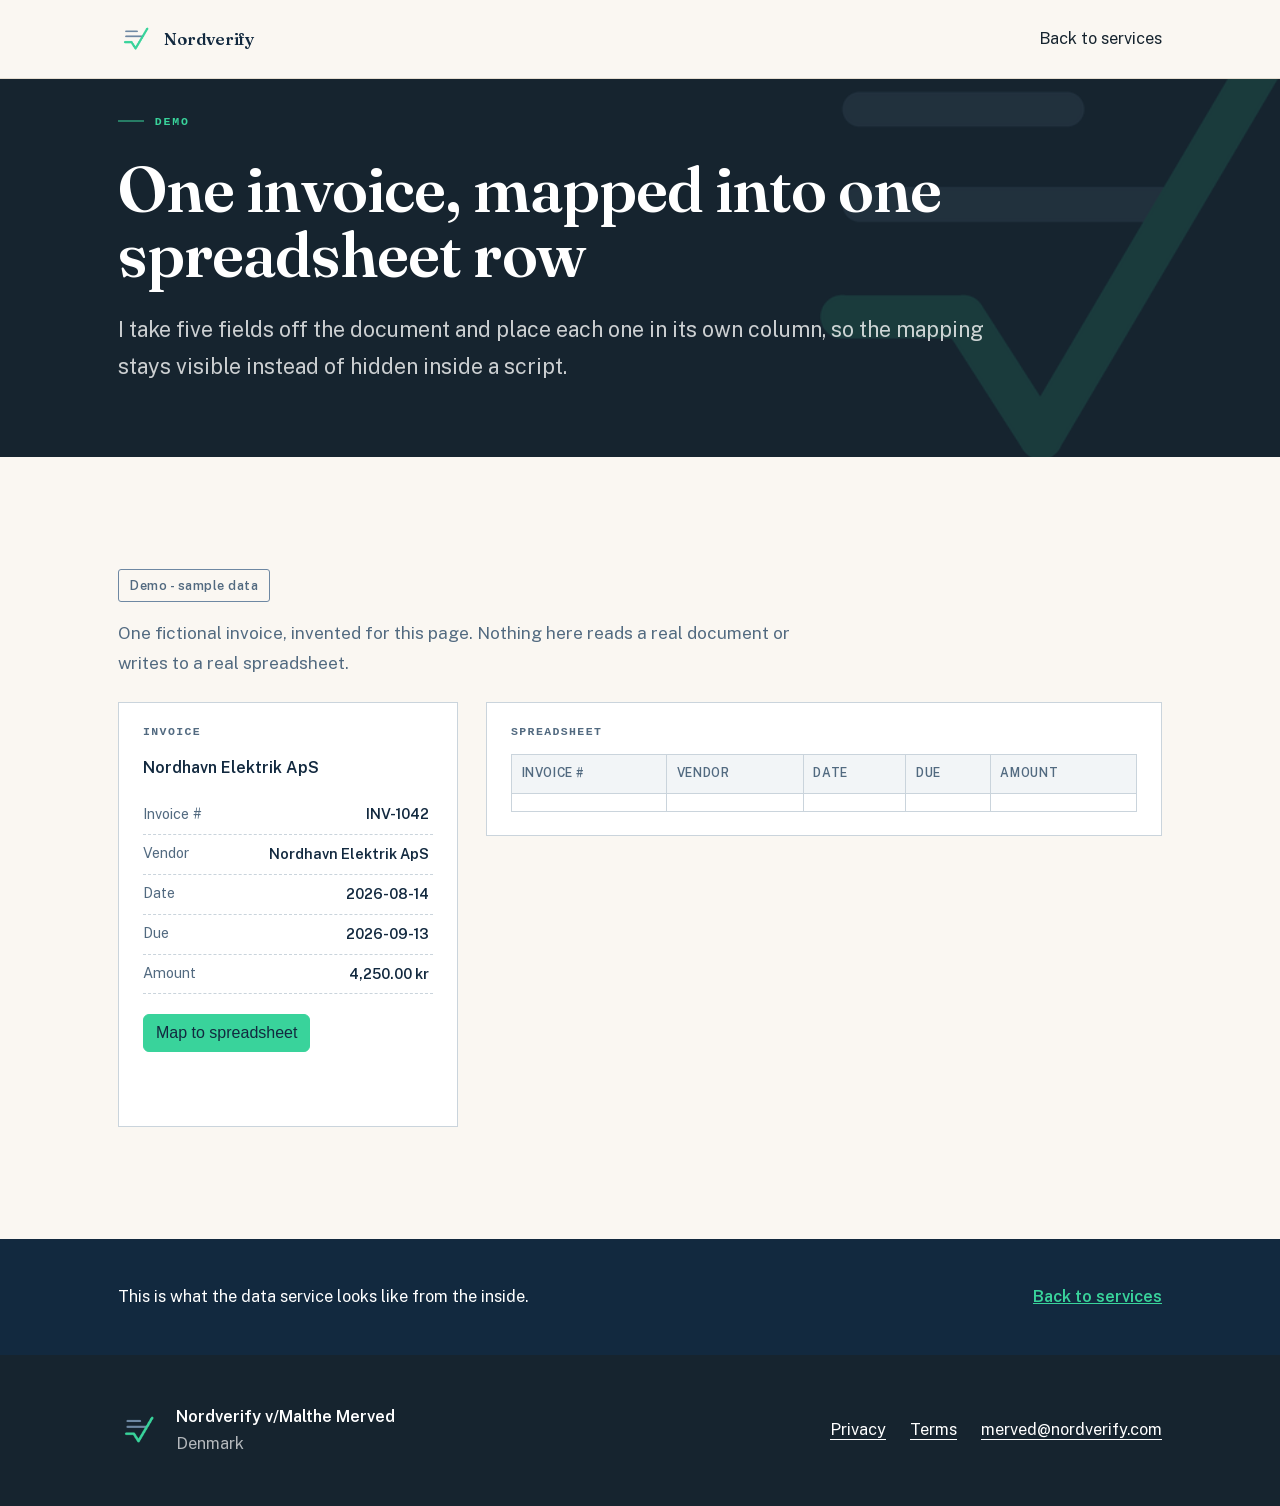
<file: demo-invoice.html>
<!doctype html>
<html lang="en">
<head>
<meta charset="utf-8">
<meta name="viewport" content="width=device-width, initial-scale=1, shrink-to-fit=no">
<title>Demo: invoice to spreadsheet | Nordverify</title>
<meta name="description" content="A fictional invoice becomes one row in a table, with each field mapped visibly from document to column.">
<link rel="icon" type="image/png" sizes="256x256" href="assets/brand/favicon_256.png">
<link rel="icon" type="image/png" sizes="64x64" href="assets/brand/favicon_64.png">
<link href="css/styles.css" rel="stylesheet">
<link href="css/nordverify.css" rel="stylesheet">
<style>
  .demo-badge {
    display: inline-block; margin-bottom: 1.1rem; padding: .3rem .7rem;
    border: 1px solid var(--nv-slate); color: #526a80; font-size: .78rem;
    font-weight: 650; letter-spacing: .04em; border-radius: 3px;
  }
  .demo-board { display: grid; grid-template-columns: 340px 1fr; gap: 1.75rem; align-items: start; }
  .invoice-doc {
    background: #fff; border: 1px solid #cad4dc; padding: 1.4rem 1.5rem; font-size: .9rem;
  }
  .invoice-doc h3 {
    font: 700 .72rem/1.2 ui-monospace, SFMono-Regular, Menlo, Consolas, monospace;
    letter-spacing: .12em; text-transform: uppercase; color: #526a80; margin: 0 0 .9rem;
  }
  .invoice-doc .doc-title { font-weight: 750; color: var(--nv-navy); margin-bottom: .9rem; font-size: 1rem; }
  .doc-field { display: flex; justify-content: space-between; gap: .5rem; padding: .4rem 0; border-bottom: 1px dashed #cad4dc; }
  .doc-field .f-label { color: #526a80; }
  .doc-field .f-value { color: var(--nv-navy); font-weight: 600; transition: box-shadow .3s ease, background .3s ease; padding: .05rem .25rem; border-radius: 2px; }
  .doc-field .f-value.on { background: #d6f3e8; box-shadow: 0 0 0 1px #39d39b; }
  .sheet-panel { background: #fff; border: 1px solid #cad4dc; padding: 1.4rem 1.5rem; }
  .sheet-panel h3 {
    font: 700 .72rem/1.2 ui-monospace, SFMono-Regular, Menlo, Consolas, monospace;
    letter-spacing: .12em; text-transform: uppercase; color: #526a80; margin: 0 0 .9rem;
  }
  table.sheet { width: 100%; border-collapse: collapse; font-size: .86rem; }
  table.sheet th, table.sheet td { border: 1px solid #cad4dc; padding: .55rem .6rem; text-align: left; }
  table.sheet th { background: #f2f5f7; color: #526a80; font-weight: 650; font-size: .76rem; text-transform: uppercase; letter-spacing: .05em; }
  table.sheet td { color: var(--nv-navy); min-height: 1.3em; transition: background .3s ease; }
  table.sheet td.on { background: #d6f3e8; }
  #run-map { margin-top: 1.25rem; }
  #map-status { margin-top: .9rem; font-size: .92rem; color: #526a80; min-height: 1.4em; }
  @media (max-width: 900px) { .demo-board { grid-template-columns: 1fr; } table.sheet { display: block; overflow-x: auto; } }
</style>
</head>
<body id="page-top">
<nav class="navbar navbar-expand-lg fixed-top py-3" id="mainNav"><div class="container px-4 px-lg-5"><a class="navbar-brand" href="index.html"><img src="assets/brand/mark_transparent_512.png" alt=""><span>Nordverify</span></a><a class="nav-link" href="index.html#services">Back to services</a></div></nav>

<header class="masthead">
  <img class="hero-mark" src="assets/brand/mark_transparent_512.png" alt="" aria-hidden="true">
  <div class="container px-4 px-lg-5 h-100 d-flex align-items-center">
    <div class="hero-copy">
      <div class="eyebrow mb-4">Demo</div>
      <h1 class="text-white mb-4">One invoice, mapped into one spreadsheet row</h1>
      <p class="lead mb-0">I take five fields off the document and place each one in its own column, so the mapping stays visible instead of hidden inside a script.</p>
    </div>
  </div>
</header>

<section class="page-section" id="demo">
  <div class="container px-4 px-lg-5">
    <span class="demo-badge">Demo - sample data</span>
    <p class="section-intro mb-4">One fictional invoice, invented for this page. Nothing here reads a real document or writes to a real spreadsheet.</p>

    <div class="demo-board">
      <div class="invoice-doc">
        <h3>Invoice</h3>
        <div class="doc-title">Nordhavn Elektrik ApS</div>
        <div class="doc-field"><span class="f-label">Invoice #</span><span class="f-value" id="f-number">INV-1042</span></div>
        <div class="doc-field"><span class="f-label">Vendor</span><span class="f-value" id="f-vendor">Nordhavn Elektrik ApS</span></div>
        <div class="doc-field"><span class="f-label">Date</span><span class="f-value" id="f-date">2026-08-14</span></div>
        <div class="doc-field"><span class="f-label">Due</span><span class="f-value" id="f-due">2026-09-13</span></div>
        <div class="doc-field"><span class="f-label">Amount</span><span class="f-value" id="f-amount">4,250.00 kr</span></div>
        <button class="btn btn-primary" id="run-map" type="button">Map to spreadsheet</button>
        <p id="map-status" aria-live="polite"></p>
      </div>
      <div class="sheet-panel">
        <h3>Spreadsheet</h3>
        <table class="sheet">
          <thead><tr><th>Invoice #</th><th>Vendor</th><th>Date</th><th>Due</th><th>Amount</th></tr></thead>
          <tbody><tr id="sheet-row">
            <td id="c-number"></td><td id="c-vendor"></td><td id="c-date"></td><td id="c-due"></td><td id="c-amount"></td>
          </tr></tbody>
        </table>
      </div>
    </div>
  </div>
</section>

<aside class="contact-strip"><div class="container px-4 px-lg-5 d-flex flex-wrap justify-content-between gap-3"><span>This is what the data service looks like from the inside.</span><a href="index.html#services">Back to services</a></div></aside>

<footer class="site-footer py-5"><div class="container px-4 px-lg-5"><div class="footer-row d-flex justify-content-between align-items-center gap-4">
  <div class="d-flex align-items-center gap-3"><img class="footer-mark" src="assets/brand/mark_transparent_512.png" alt="Nordverify mark"><div><strong class="text-white">Nordverify v/Malthe Merved</strong><br>Denmark</div></div>
  <div class="d-flex align-items-center gap-4"><a href="privacy.html">Privacy</a><a href="terms.html">Terms</a><a href="mailto:merved@nordverify.com">merved@nordverify.com</a></div>
</div></div></footer>

<script src="js/scripts.js"></script>
<script src="js/demo-invoice.js"></script>
</body>
</html>
</file>
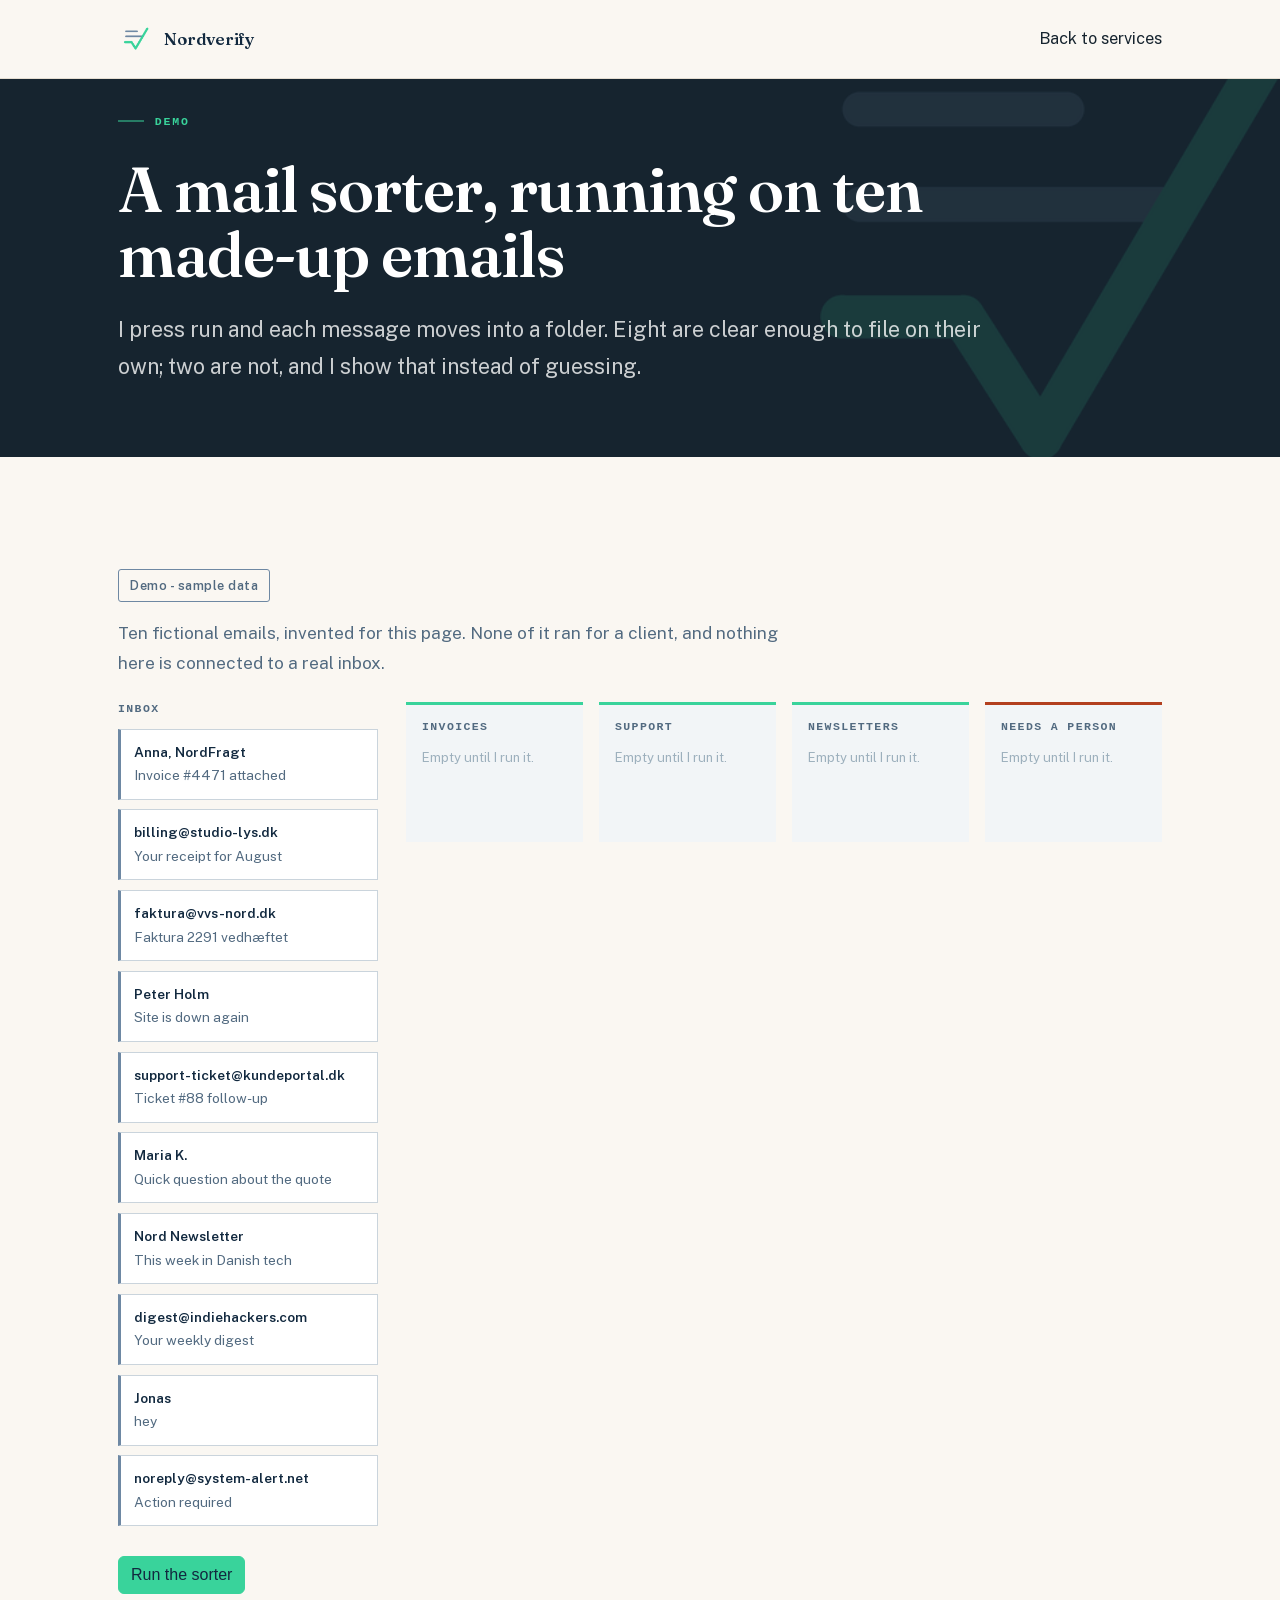
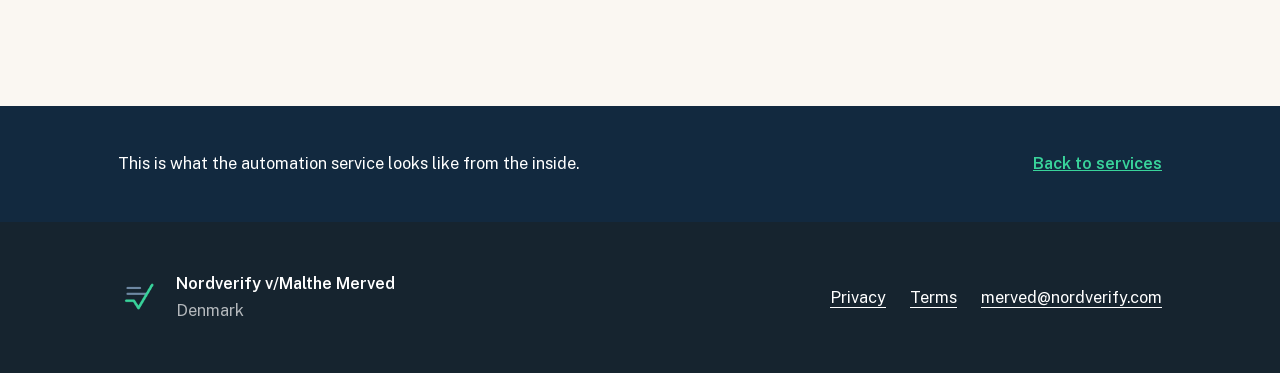
<file: demo-mail-sorter.html>
<!doctype html>
<html lang="en">
<head>
<meta charset="utf-8">
<meta name="viewport" content="width=device-width, initial-scale=1, shrink-to-fit=no">
<title>Demo: mail sorter | Nordverify</title>
<meta name="description" content="Ten fictional emails, sorted into folders in front of you. Eight go straight to a folder; two are flagged for a person because a folder was not obvious.">
<link rel="icon" type="image/png" sizes="256x256" href="assets/brand/favicon_256.png">
<link rel="icon" type="image/png" sizes="64x64" href="assets/brand/favicon_64.png">
<link href="css/styles.css" rel="stylesheet">
<link href="css/nordverify.css" rel="stylesheet">
<style>
  /* Scoped to this page. Nothing here loads from anywhere but this file. */
  .demo-badge {
    display: inline-block; margin-bottom: 1.1rem; padding: .3rem .7rem;
    border: 1px solid var(--nv-slate); color: #526a80; font-size: .78rem;
    font-weight: 650; letter-spacing: .04em; border-radius: 3px;
  }
  .demo-board { display: grid; grid-template-columns: 260px 1fr; gap: 1.75rem; align-items: start; }
  .inbox-col h3, .folder-col h3 {
    font: 700 .72rem/1.2 ui-monospace, SFMono-Regular, Menlo, Consolas, monospace;
    letter-spacing: .12em; text-transform: uppercase; color: #526a80; margin: 0 0 .8rem;
  }
  .mail-card {
    background: #fff; border: 1px solid #cad4dc; border-left: 3px solid var(--nv-slate);
    padding: .7rem .8rem; margin-bottom: .6rem; font-size: .86rem;
    transition: opacity .25s ease, transform .25s ease;
  }
  .mail-card .m-from { font-weight: 700; color: var(--nv-navy); display: block; }
  .mail-card .m-subject { color: #526a80; }
  .mail-card.landed { animation: land .5s ease; }
  @keyframes land { from { opacity: 0; transform: translateY(-6px); } to { opacity: 1; transform: none; } }
  .folders-grid { display: grid; grid-template-columns: repeat(4, 1fr); gap: 1rem; }
  .folder-col {
    background: #f2f5f7; border-top: 3px solid var(--nv-green); padding: .95rem 1rem; min-height: 140px;
  }
  .folder-col.unsure { border-top-color: #b3401f; }
  .folder-col .empty { color: #9db0bd; font-size: .82rem; }
  #run-sort { margin-top: 1.25rem; }
  #sort-status { margin-top: 1.1rem; font-size: 1rem; color: var(--nv-navy); min-height: 1.4em; }
  #sort-status .unsure-line { color: #8b4a24; font-weight: 650; }
  @media (max-width: 900px) {
    .demo-board { grid-template-columns: 1fr; }
    .folders-grid { grid-template-columns: repeat(2, 1fr); }
  }
</style>
</head>
<body id="page-top">
<nav class="navbar navbar-expand-lg fixed-top py-3" id="mainNav"><div class="container px-4 px-lg-5"><a class="navbar-brand" href="index.html"><img src="assets/brand/mark_transparent_512.png" alt=""><span>Nordverify</span></a><a class="nav-link" href="index.html#services">Back to services</a></div></nav>

<header class="masthead">
  <img class="hero-mark" src="assets/brand/mark_transparent_512.png" alt="" aria-hidden="true">
  <div class="container px-4 px-lg-5 h-100 d-flex align-items-center">
    <div class="hero-copy">
      <div class="eyebrow mb-4">Demo</div>
      <h1 class="text-white mb-4">A mail sorter, running on ten made-up emails</h1>
      <p class="lead mb-0">I press run and each message moves into a folder. Eight are clear enough to file on their own; two are not, and I show that instead of guessing.</p>
    </div>
  </div>
</header>

<section class="page-section" id="demo">
  <div class="container px-4 px-lg-5">
    <span class="demo-badge">Demo - sample data</span>
    <p class="section-intro mb-4">Ten fictional emails, invented for this page. None of it ran for a client, and nothing here is connected to a real inbox.</p>

    <div class="demo-board">
      <div class="inbox-col">
        <h3>Inbox</h3>
        <div id="inbox-list"></div>
        <button class="btn btn-primary" id="run-sort" type="button">Run the sorter</button>
      </div>
      <div class="folder-col-wrap">
        <div class="folders-grid" id="folders-grid">
          <div class="folder-col" data-folder="invoices"><h3>Invoices</h3><div class="folder-items"><p class="empty">Empty until I run it.</p></div></div>
          <div class="folder-col" data-folder="support"><h3>Support</h3><div class="folder-items"><p class="empty">Empty until I run it.</p></div></div>
          <div class="folder-col" data-folder="newsletters"><h3>Newsletters</h3><div class="folder-items"><p class="empty">Empty until I run it.</p></div></div>
          <div class="folder-col unsure" data-folder="unsure"><h3>Needs a person</h3><div class="folder-items"><p class="empty">Empty until I run it.</p></div></div>
        </div>
        <p id="sort-status" aria-live="polite"></p>
      </div>
    </div>
  </div>
</section>

<aside class="contact-strip"><div class="container px-4 px-lg-5 d-flex flex-wrap justify-content-between gap-3"><span>This is what the automation service looks like from the inside.</span><a href="index.html#services">Back to services</a></div></aside>

<footer class="site-footer py-5"><div class="container px-4 px-lg-5"><div class="footer-row d-flex justify-content-between align-items-center gap-4">
  <div class="d-flex align-items-center gap-3"><img class="footer-mark" src="assets/brand/mark_transparent_512.png" alt="Nordverify mark"><div><strong class="text-white">Nordverify v/Malthe Merved</strong><br>Denmark</div></div>
  <div class="d-flex align-items-center gap-4"><a href="privacy.html">Privacy</a><a href="terms.html">Terms</a><a href="mailto:merved@nordverify.com">merved@nordverify.com</a></div>
</div></div></footer>

<script src="js/scripts.js"></script>
<script src="js/demo-mail-sorter.js"></script>
</body>
</html>
</file>
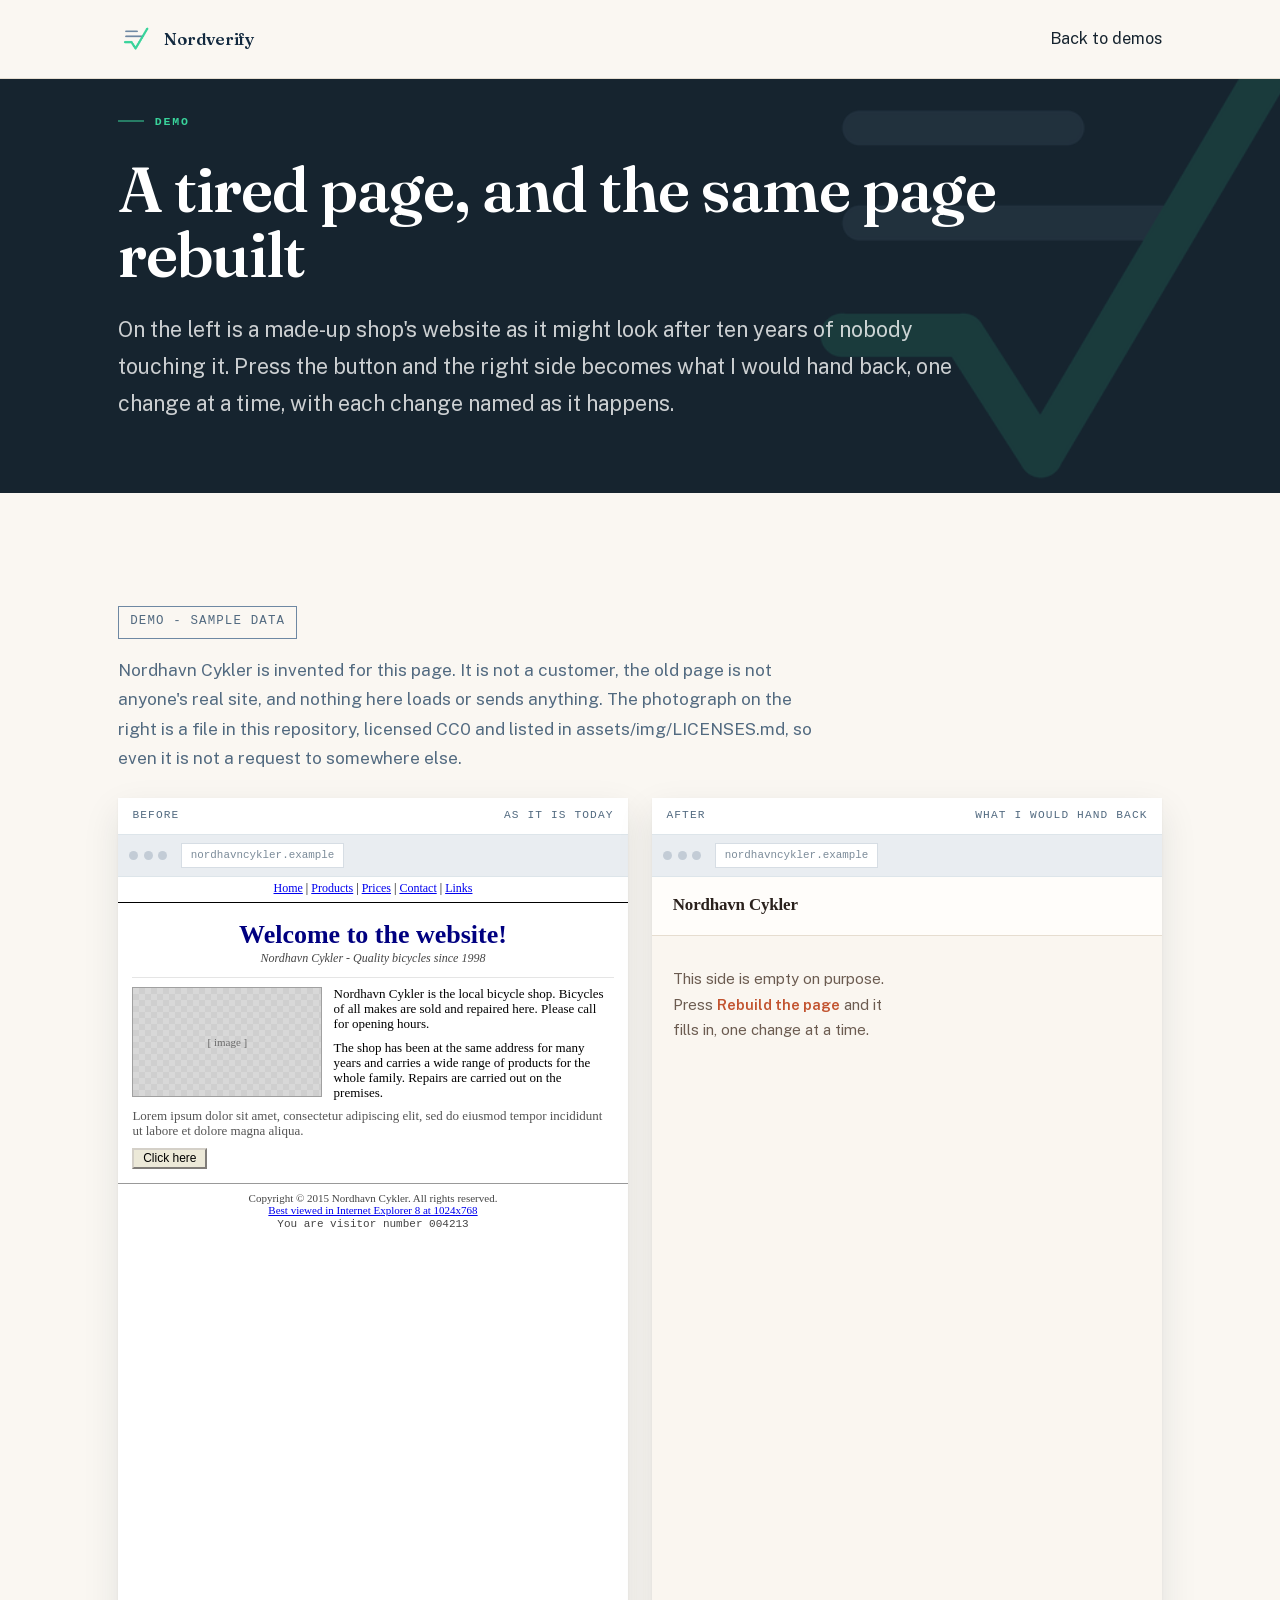
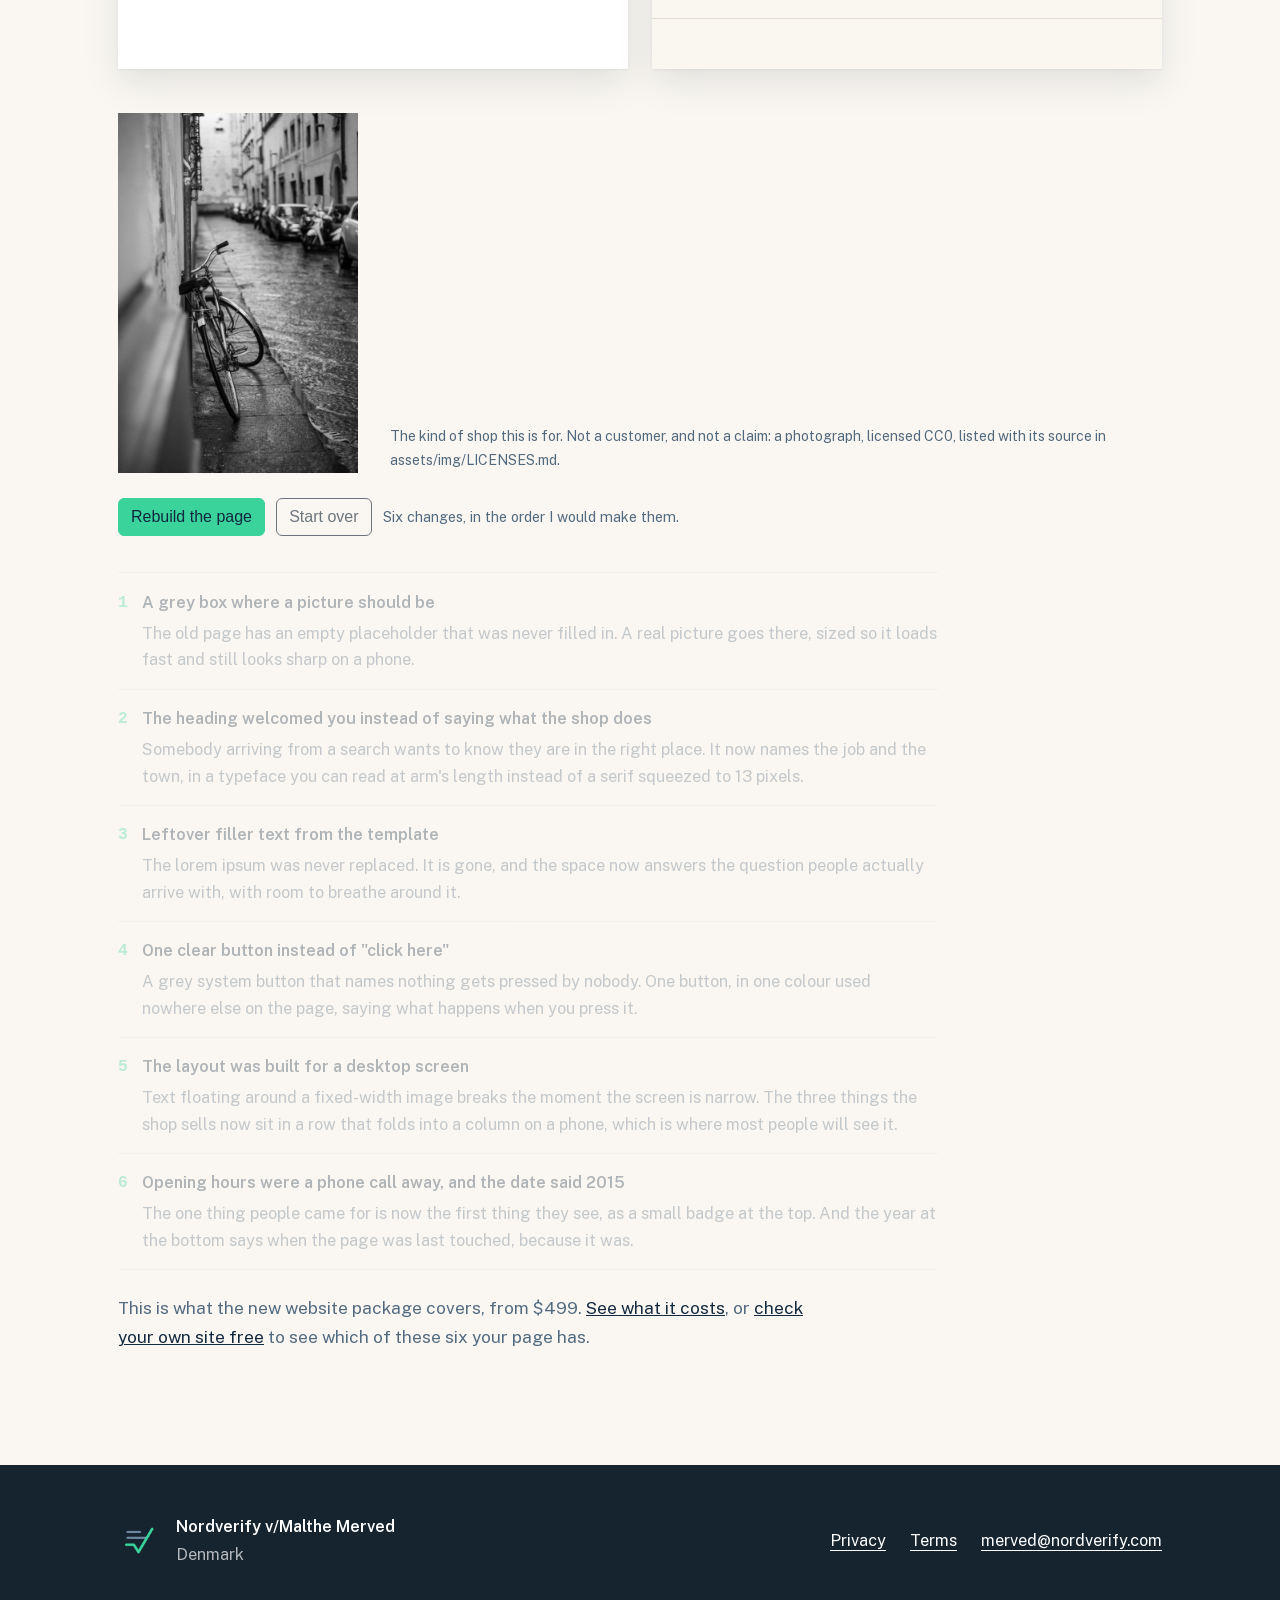
<file: demo-website-refresh.html>
<!doctype html>
<html lang="en">
<head>
<meta charset="utf-8">
<meta name="viewport" content="width=device-width, initial-scale=1, shrink-to-fit=no">
<title>Demo: a tired site becomes a current one | Nordverify</title>
<meta name="description" content="A fictional shop's old page and the same page rebuilt, side by side, with each thing that changed named as it happens.">
<link rel="icon" type="image/png" sizes="256x256" href="assets/brand/favicon_256.png">
<link rel="icon" type="image/png" sizes="64x64" href="assets/brand/favicon_64.png">
<link href="css/styles.css" rel="stylesheet">
<link href="css/nordverify.css" rel="stylesheet">
<style>
  /* Scoped to this page. Nothing here loads from anywhere but nordverify.com,
     and nothing on this page talks to a network at all. The bicycle is an
     inline SVG for the same reason: a real picture with no request behind it. */
  .demo-badge {
    display: inline-block; margin-bottom: 1.1rem; padding: .3rem .7rem;
    border: 1px solid var(--nv-slate); color: #526a80; font-size: .78rem;
    font-family: ui-monospace, SFMono-Regular, Menlo, Consolas, monospace;
    letter-spacing: .09em; text-transform: uppercase;
  }
  .stage { display: grid; grid-template-columns: 1fr; gap: 1.5rem; align-items: stretch; }
  .pane { display: flex; flex-direction: column; }
  .old, .new { flex: 1 1 auto; }
  @media (min-width: 1000px) { .stage { grid-template-columns: 1fr 1fr; } }
  /* No frame around the demo. A hairline box turns a picture of a website
     into a widget, and these two panes ARE the picture. The browser bar
     inside them is content; the border around them was decoration. */
  .pane { border: 0; background: #fff; overflow: hidden;
          box-shadow: 0 1px 2px rgba(22,36,47,.06), 0 14px 34px rgba(22,36,47,.10); }
  .pane-head {
    padding: .55rem .9rem; font-family: ui-monospace, SFMono-Regular, Menlo, Consolas, monospace;
    font-size: .7rem; letter-spacing: .1em; text-transform: uppercase;
    border-bottom: 1px solid var(--nv-line); color: #526a80;
    display: flex; justify-content: space-between;
  }
  .browser-bar {
    display: flex; gap: .35rem; align-items: center; padding: .5rem .7rem;
    background: #e9edf1; border-bottom: 1px solid var(--nv-line);
  }
  .browser-bar i { width: 9px; height: 9px; border-radius: 50%; background: #c3ccd6; display: block; }
  .browser-url {
    margin-left: .5rem; background: #fff; border: 1px solid #d6dde4; padding: .12rem .55rem;
    font-size: .68rem; color: #7b8b99; font-family: ui-monospace, SFMono-Regular, Menlo, monospace;
  }

  /* ---------------------------------------------------------------- BEFORE
     Everything here is a thing the free check on this site actually looks
     for. It is meant to feel like 2010, because that is what a page nobody
     has touched since 2015 looks like to somebody arriving today. */
  .old {
    font-family: "Times New Roman", Times, serif; color: #000;
    background: #fff; padding: 0 0 1rem; line-height: 1.15; font-size: 13px;
  }
  .old .oldnav {
    background: #ffffff; border-bottom: 1px solid #000; padding: .35rem .6rem;
    text-align: center; font-size: 12px;
  }
  .old .oldnav a { color: #0000ee; text-decoration: underline; }
  .old .oldnav a:visited { color: #551a8b; }
  .old .oldwrap { padding: .8rem .9rem 0; }
  .old .oldtitle {
    font-size: 26px; color: #000080; font-weight: bold; text-align: center;
    margin: .3rem 0 .1rem; font-family: "Times New Roman", Times, serif;
  }
  .old .oldtag { text-align: center; font-style: italic; color: #444; font-size: 12px; margin-bottom: .7rem; }
  .old hr { border: 0; border-top: 1px solid #999; margin: .6rem 0; }
  .old .imgbox {
    width: 190px; height: 110px; background: #d8d8d8; border: 1px solid #a0a0a0;
    color: #6b6b6b; font-size: 11px; display: flex; align-items: center;
    justify-content: center; float: left; margin: 0 .7rem .4rem 0;
    image-rendering: pixelated;
    background-image:
      linear-gradient(45deg, #cfcfcf 25%, transparent 25%, transparent 75%, #cfcfcf 75%),
      linear-gradient(45deg, #cfcfcf 25%, transparent 25%, transparent 75%, #cfcfcf 75%);
    background-size: 12px 12px; background-position: 0 0, 6px 6px;
  }
  .old p { margin: 0 0 .55rem; font-size: 13px; line-height: 1.15; }
  .old .lorem { color: #555; }
  .old .oldbtn {
    display: inline-block; border: 2px outset #d4d0c8; background: #ece9d8;
    padding: .1rem .55rem; font-size: 12px; color: #000; font-family: Verdana, Geneva, sans-serif;
  }
  .old .oldfoot {
    clear: both; margin-top: .9rem; border-top: 1px solid #999; padding: .45rem .9rem 0;
    font-size: 11px; color: #444; text-align: center;
  }
  .old .counter { font-family: "Courier New", Courier, monospace; font-size: 11px; }
  .old .ielink { color: #0000ee; text-decoration: underline; }

  /* ----------------------------------------------------------------- AFTER
     A DIFFERENT DESIGN, ON PURPOSE. The point of this demo is that I can
     build a site for somebody else, not that I can build mine again. So the
     rebuilt page uses none of nordverify.com's own vocabulary: warm paper
     instead of navy, a serif for the headline instead of the sans used
     everywhere here, terracotta instead of the green, and a photograph
     rather than a drawing. A bike shop should look like a bike shop. */
  .new { background: #faf6f0; color: #2a211c; font-family: inherit; }
  .new .topbar {
    display: flex; justify-content: space-between; align-items: center;
    padding: .9rem 1.3rem; border-bottom: 1px solid #e6ddd0; background: #fffdfa;
  }
  .new .brandmark {
    font-family: Georgia, "Iowan Old Style", "Times New Roman", serif;
    font-weight: 700; font-size: 1.06rem; letter-spacing: -.01em; color: #2a211c;
  }
  .new .hours-badge {
    background: #f3e6dc; color: #96411f; border: 1px solid #e4cdbc;
    padding: .24rem .68rem; font-size: .74rem; font-weight: 650; border-radius: 2px;
    white-space: nowrap; letter-spacing: .01em;
  }
  .new .newhero {
    padding: 1.9rem 1.3rem 1.6rem;
    display: grid; grid-template-columns: 1fr; gap: 1.3rem; align-items: center;
  }
  @media (min-width: 560px) { .new .newhero { grid-template-columns: 1.05fr .95fr; } }
  .new .newhero h4 {
    font-family: Georgia, "Iowan Old Style", "Times New Roman", serif;
    font-size: clamp(1.35rem, 2.5vw, 1.95rem); line-height: 1.12; letter-spacing: -.015em;
    margin: 0 0 .7rem; color: #2a211c; font-weight: 700;
  }
  .new .newhero p { color: #6b5b50; font-size: .93rem; line-height: 1.7; margin: 0 0 1.2rem; }
  .new .newbtn {
    display: inline-block; background: #c2532f; color: #fff;
    font-weight: 650; padding: .62rem 1.2rem; font-size: .92rem; text-decoration: none;
    border-radius: 2px;
  }
  .new .newbtn:hover { background: #a8451f; color: #fff; }
  .new .shopphoto { margin: 0; }
  .new .shopphoto img { display: block; width: 100%; height: auto; border-radius: 2px; }
  /* THREE COLUMNS SEPARATED BY RULES ARE THREE CARDS IN A ROW, which is a
     named tell whatever the rules are made of. The dividers are gone and the
     space between them does the work instead. */
  .new .newcols {
    display: grid; grid-template-columns: 1fr; gap: 1.4rem;
    padding: 1.5rem 1.3rem 1.7rem; background: #fffdfa;
  }
  @media (min-width: 560px) { .new .newcols { grid-template-columns: repeat(3, 1fr); gap: 2.2rem; } }
  .new .newcol { padding: 0; }
  .new .newcol b {
    display: block; font-size: .92rem; margin-bottom: .3rem; color: #2a211c;
    font-family: Georgia, "Iowan Old Style", "Times New Roman", serif;
  }
  .new .newcol span { color: #6b5b50; font-size: .83rem; line-height: 1.6; }
  .new .newfoot { padding: .9rem 1.3rem; font-size: .78rem; color: #8a7a6d; border-top: 1px solid #e6ddd0; }
  .new .reveal { opacity: 0; transition: opacity .5s ease; }
  .new .reveal.shown { opacity: 1; }
  /* The resting state has to look deliberate rather than broken: an empty
     plane with nothing in it reads as a page that failed to load. */
  .new .waiting { color: #8a7a6d; font-size: .88rem; line-height: 1.6; margin: 0; }
  .new .waiting strong { color: #c2532f; }
  .new .waiting[hidden] { display: none; }

  .bandphoto {
    margin: 2.75rem 0 0; display: grid; grid-template-columns: 1fr; gap: 1rem;
    align-items: end;
  }
  @media (min-width: 760px) { .bandphoto { grid-template-columns: 15rem 1fr; gap: 2rem; } }
  .bandphoto img { display: block; width: 100%; height: auto; }
  .bandphoto figcaption { color: var(--nv-ink-soft); font-size: .88rem; line-height: 1.7; margin: 0; }
  .changes { margin-top: 2.25rem; max-width: 820px; }
  .change-row {
    display: grid; grid-template-columns: auto 1fr; gap: .9rem;
    padding: .95rem 0; border-top: 1px solid var(--nv-line);
    opacity: .32; transition: opacity .35s ease;
  }
  .change-row.lit { opacity: 1; }
  .change-row:last-child { border-bottom: 1px solid var(--nv-line); }
  .change-n { font-family: ui-monospace, SFMono-Regular, Menlo, Consolas, monospace; color: var(--nv-green); font-weight: 700; }
  .change-row .what { color: var(--nv-navy); font-weight: 650; }
  .change-row .why { color: var(--nv-ink-soft); display: block; font-weight: 400; margin-top: .2rem; line-height: 1.65; }
  .controls { margin-top: 1.6rem; display: flex; gap: .7rem; flex-wrap: wrap; align-items: center; }
  .step-note { color: #526a80; font-size: .9rem; }
</style>
</head>
<body id="page-top">

<nav class="navbar navbar-expand-lg fixed-top py-3" id="mainNav">
  <div class="container px-4 px-lg-5">
    <a class="navbar-brand" href="index.html"><img src="assets/brand/mark_transparent_512.png" alt=""><span>Nordverify</span></a>
    <a class="nav-link" href="index.html#demos">Back to demos</a>
  </div>
</nav>

<header class="masthead">
  <img class="hero-mark" src="assets/brand/mark_transparent_512.png" alt="" aria-hidden="true">
  <div class="container px-4 px-lg-5 d-flex align-items-center">
    <div class="hero-copy">
      <div class="eyebrow mb-4">Demo</div>
      <h1 class="text-white mb-4">A tired page, and the same page rebuilt</h1>
      <p class="lead mb-0">On the left is a made-up shop's website as it might look after ten years of nobody touching it. Press the button and the right side becomes what I would hand back, one change at a time, with each change named as it happens.</p>
    </div>
  </div>
</header>

<section class="page-section" id="demo">
  <div class="container px-4 px-lg-5">
    <span class="demo-badge">Demo - sample data</span>
    <p class="section-intro mb-4">Nordhavn Cykler is invented for this page. It is not a customer, the old page is not anyone's real site, and nothing here loads or sends anything. The photograph on the right is a file in this repository, licensed CC0 and listed in assets/img/LICENSES.md, so even it is not a request to somewhere else.</p>

    <div class="stage">

      <!-- ------------------------------------------------------ BEFORE -->
      <div class="pane">
        <div class="pane-head"><span>Before</span><span>as it is today</span></div>
        <div class="browser-bar"><i></i><i></i><i></i><span class="browser-url">nordhavncykler.example</span></div>
        <div class="old">
          <div class="oldnav">
            <a href="#demo">Home</a> | <a href="#demo">Products</a> | <a href="#demo">Prices</a> | <a href="#demo">Contact</a> | <a href="#demo">Links</a>
          </div>
          <div class="oldwrap">
            <div class="oldtitle">Welcome to the website!</div>
            <div class="oldtag">Nordhavn Cykler - Quality bicycles since 1998</div>
            <hr>
            <div class="imgbox">[ image ]</div>
            <p>Nordhavn Cykler is the local bicycle shop. Bicycles of all makes are sold and repaired here. Please call for opening hours.</p>
            <p>The shop has been at the same address for many years and carries a wide range of products for the whole family. Repairs are carried out on the premises.</p>
            <p class="lorem">Lorem ipsum dolor sit amet, consectetur adipiscing elit, sed do eiusmod tempor incididunt ut labore et dolore magna aliqua.</p>
            <p><span class="oldbtn">Click here</span></p>
          </div>
          <div class="oldfoot">
            Copyright &copy; 2015 Nordhavn Cykler. All rights reserved.<br>
            <span class="ielink">Best viewed in Internet Explorer 8 at 1024x768</span><br>
            <span class="counter">You are visitor number 004213</span>
          </div>
        </div>
      </div>

      <!-- ------------------------------------------------------- AFTER -->
      <div class="pane">
        <div class="pane-head"><span>After</span><span>what I would hand back</span></div>
        <div class="browser-bar"><i></i><i></i><i></i><span class="browser-url">nordhavncykler.example</span></div>
        <div class="new" id="new-pane">
          <div class="topbar">
            <span class="brandmark">Nordhavn Cykler</span>
            <span class="hours-badge reveal" id="n-hours">Open today until 17:30</span>
          </div>

          <div class="newhero">
            <div>
              <p class="waiting" id="n-prompt">This side is empty on purpose. Press <strong>Rebuild the page</strong> and it fills in, one change at a time.</p>
              <h4 class="reveal" id="n-head">Bicycle repairs in Nordhavn, usually the same week</h4>
              <p class="reveal" id="n-body">A repair workshop and a small selection of city bikes, five minutes from Nordhavn station. Bring the bike in, or book a time and you get told what it needs before any work starts.</p>
              <a class="newbtn reveal" id="n-cta" href="#demo">Book a repair</a>
            </div>
            <figure class="shopphoto reveal" id="n-art">
              <img src="assets/img/green-bicycle.jpg" alt="A green city bicycle leaning against a wall" width="1400" height="934" loading="lazy" decoding="async">
            </figure>
          </div>

          <div class="newcols reveal" id="n-cols">
            <div class="newcol"><b>Repairs</b><span>Punctures, gears and brakes, most done while you wait.</span></div>
            <div class="newcol"><b>Service</b><span>A full check before the season, booked in advance.</span></div>
            <div class="newcol"><b>City bikes</b><span>A small stock of new and second hand, ready to ride.</span></div>
          </div>

          <div class="newfoot"><span class="reveal" id="n-foot-in">Nordhavn Cykler, Copenhagen. Page updated 2026.</span></div>
        </div>
      </div>
    </div>

    <figure class="bandphoto">
      <img src="assets/img/bike-rainy-street.jpg" alt="A bicycle parked on a wet city street" width="1200" height="1800" loading="lazy" decoding="async">
      <figcaption>The kind of shop this is for. Not a customer, and not a claim: a photograph, licensed CC0, listed with its source in assets/img/LICENSES.md.</figcaption>
    </figure>

    <div class="controls">
      <button class="btn btn-primary" type="button" id="run">Rebuild the page</button>
      <button class="btn btn-outline-secondary" type="button" id="reset">Start over</button>
      <span class="step-note" id="note">Six changes, in the order I would make them.</span>
    </div>

    <div class="changes" id="changes">
      <div class="change-row" id="c1"><span class="change-n">1</span><span class="what">A grey box where a picture should be<span class="why">The old page has an empty placeholder that was never filled in. A real picture goes there, sized so it loads fast and still looks sharp on a phone.</span></span></div>
      <div class="change-row" id="c2"><span class="change-n">2</span><span class="what">The heading welcomed you instead of saying what the shop does<span class="why">Somebody arriving from a search wants to know they are in the right place. It now names the job and the town, in a typeface you can read at arm's length instead of a serif squeezed to 13 pixels.</span></span></div>
      <div class="change-row" id="c3"><span class="change-n">3</span><span class="what">Leftover filler text from the template<span class="why">The lorem ipsum was never replaced. It is gone, and the space now answers the question people actually arrive with, with room to breathe around it.</span></span></div>
      <div class="change-row" id="c4"><span class="change-n">4</span><span class="what">One clear button instead of "click here"<span class="why">A grey system button that names nothing gets pressed by nobody. One button, in one colour used nowhere else on the page, saying what happens when you press it.</span></span></div>
      <div class="change-row" id="c5"><span class="change-n">5</span><span class="what">The layout was built for a desktop screen<span class="why">Text floating around a fixed-width image breaks the moment the screen is narrow. The three things the shop sells now sit in a row that folds into a column on a phone, which is where most people will see it.</span></span></div>
      <div class="change-row" id="c6"><span class="change-n">6</span><span class="what">Opening hours were a phone call away, and the date said 2015<span class="why">The one thing people came for is now the first thing they see, as a small badge at the top. And the year at the bottom says when the page was last touched, because it was.</span></span></div>
    </div>

    <p class="section-intro mt-4 mb-0">This is what the new website package covers, from $499. <a href="index.html#offers">See what it costs</a>, or <a href="check.html">check your own site free</a> to see which of these six your page has.</p>
  </div>
</section>

<footer class="site-footer py-5"><div class="container px-4 px-lg-5"><div class="footer-row d-flex justify-content-between align-items-center gap-4">
  <div class="d-flex align-items-center gap-3"><img class="footer-mark" src="assets/brand/mark_transparent_512.png" alt="Nordverify mark"><div><strong class="text-white">Nordverify v/Malthe Merved</strong><br>Denmark</div></div>
  <div class="d-flex align-items-center gap-4"><a href="privacy.html">Privacy</a><a href="terms.html">Terms</a><a href="mailto:merved@nordverify.com">merved@nordverify.com</a></div>
</div></div></footer>

<script src="js/demo-website-refresh.js"></script>
</body>
</html>
</file>
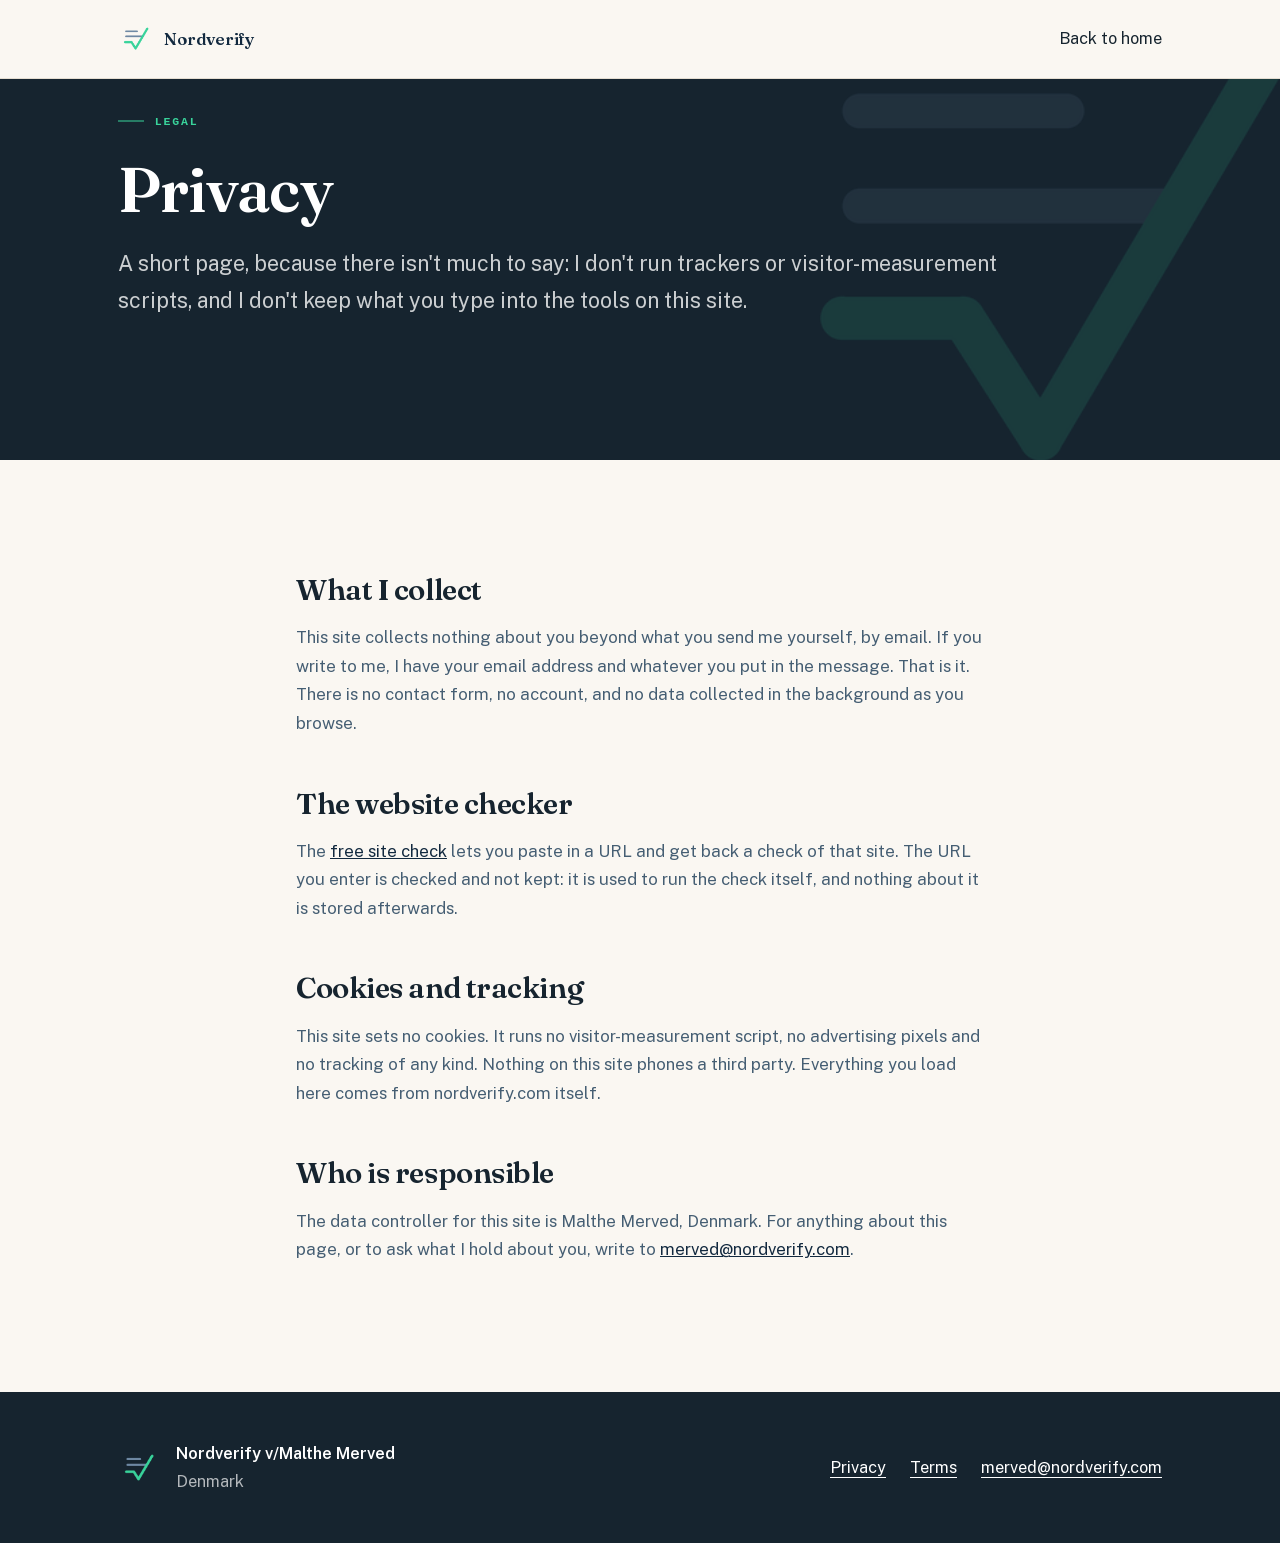
<file: privacy.html>
<!doctype html>
<html lang="en">
<head>
<meta charset="utf-8">
<meta name="viewport" content="width=device-width, initial-scale=1, shrink-to-fit=no">
<title>Privacy | Nordverify</title>
<meta name="description" content="What I collect, what I don't, and who is responsible for it: a short, honest privacy page for nordverify.com.">
<link rel="icon" type="image/png" sizes="256x256" href="assets/brand/favicon_256.png">
<link rel="icon" type="image/png" sizes="64x64" href="assets/brand/favicon_64.png">
<link href="css/styles.css" rel="stylesheet">
<link href="css/nordverify.css" rel="stylesheet">
</head>
<body id="page-top">
<nav class="navbar navbar-expand-lg fixed-top py-3" id="mainNav"><div class="container px-4 px-lg-5"><a class="navbar-brand" href="index.html"><img src="assets/brand/mark_transparent_512.png" alt=""><span>Nordverify</span></a><a class="nav-link" href="index.html">Back to home</a></div></nav>
<main>
  <header class="masthead case-hero"><img class="hero-mark" src="assets/brand/mark_transparent_512.png" alt="" aria-hidden="true"><div class="container px-4 px-lg-5 h-100 d-flex align-items-center"><div class="hero-copy"><div class="eyebrow mb-4">Legal</div><h1 class="text-white mb-4">Privacy</h1><p class="lead mb-0">A short page, because there isn't much to say: I don't run trackers or visitor-measurement scripts, and I don't keep what you type into the tools on this site.</p></div></div></header>

  <section class="page-section"><div class="container px-4 px-lg-5"><div class="row justify-content-center"><div class="col-lg-8 case-body">

    <h2>What I collect</h2>
    <p>This site collects nothing about you beyond what you send me yourself, by email. If you write to me, I have your email address and whatever you put in the message. That is it. There is no contact form, no account, and no data collected in the background as you browse.</p>

    <h2>The website checker</h2>
    <p>The <a href="check.html">free site check</a> lets you paste in a URL and get back a check of that site. The URL you enter is checked and not kept: it is used to run the check itself, and nothing about it is stored afterwards.</p>

    <h2>Cookies and tracking</h2>
    <p>This site sets no cookies. It runs no visitor-measurement script, no advertising pixels and no tracking of any kind. Nothing on this site phones a third party. Everything you load here comes from nordverify.com itself.</p>

    <h2>Who is responsible</h2>
    <p>The data controller for this site is Malthe Merved, Denmark. For anything about this page, or to ask what I hold about you, write to <a href="mailto:merved@nordverify.com">merved@nordverify.com</a>.</p>

  </div></div></div></section>
</main>

<footer class="site-footer py-5"><div class="container px-4 px-lg-5"><div class="footer-row d-flex justify-content-between align-items-center gap-4"><div class="d-flex align-items-center gap-3"><img class="footer-mark" src="assets/brand/mark_transparent_512.png" alt="Nordverify mark"><div><strong class="text-white">Nordverify v/Malthe Merved</strong><br>Denmark</div></div><div class="d-flex align-items-center gap-4"><a href="privacy.html">Privacy</a><a href="terms.html">Terms</a><a href="mailto:merved@nordverify.com">merved@nordverify.com</a></div></div></div></footer>
</body>
</html>
</file>
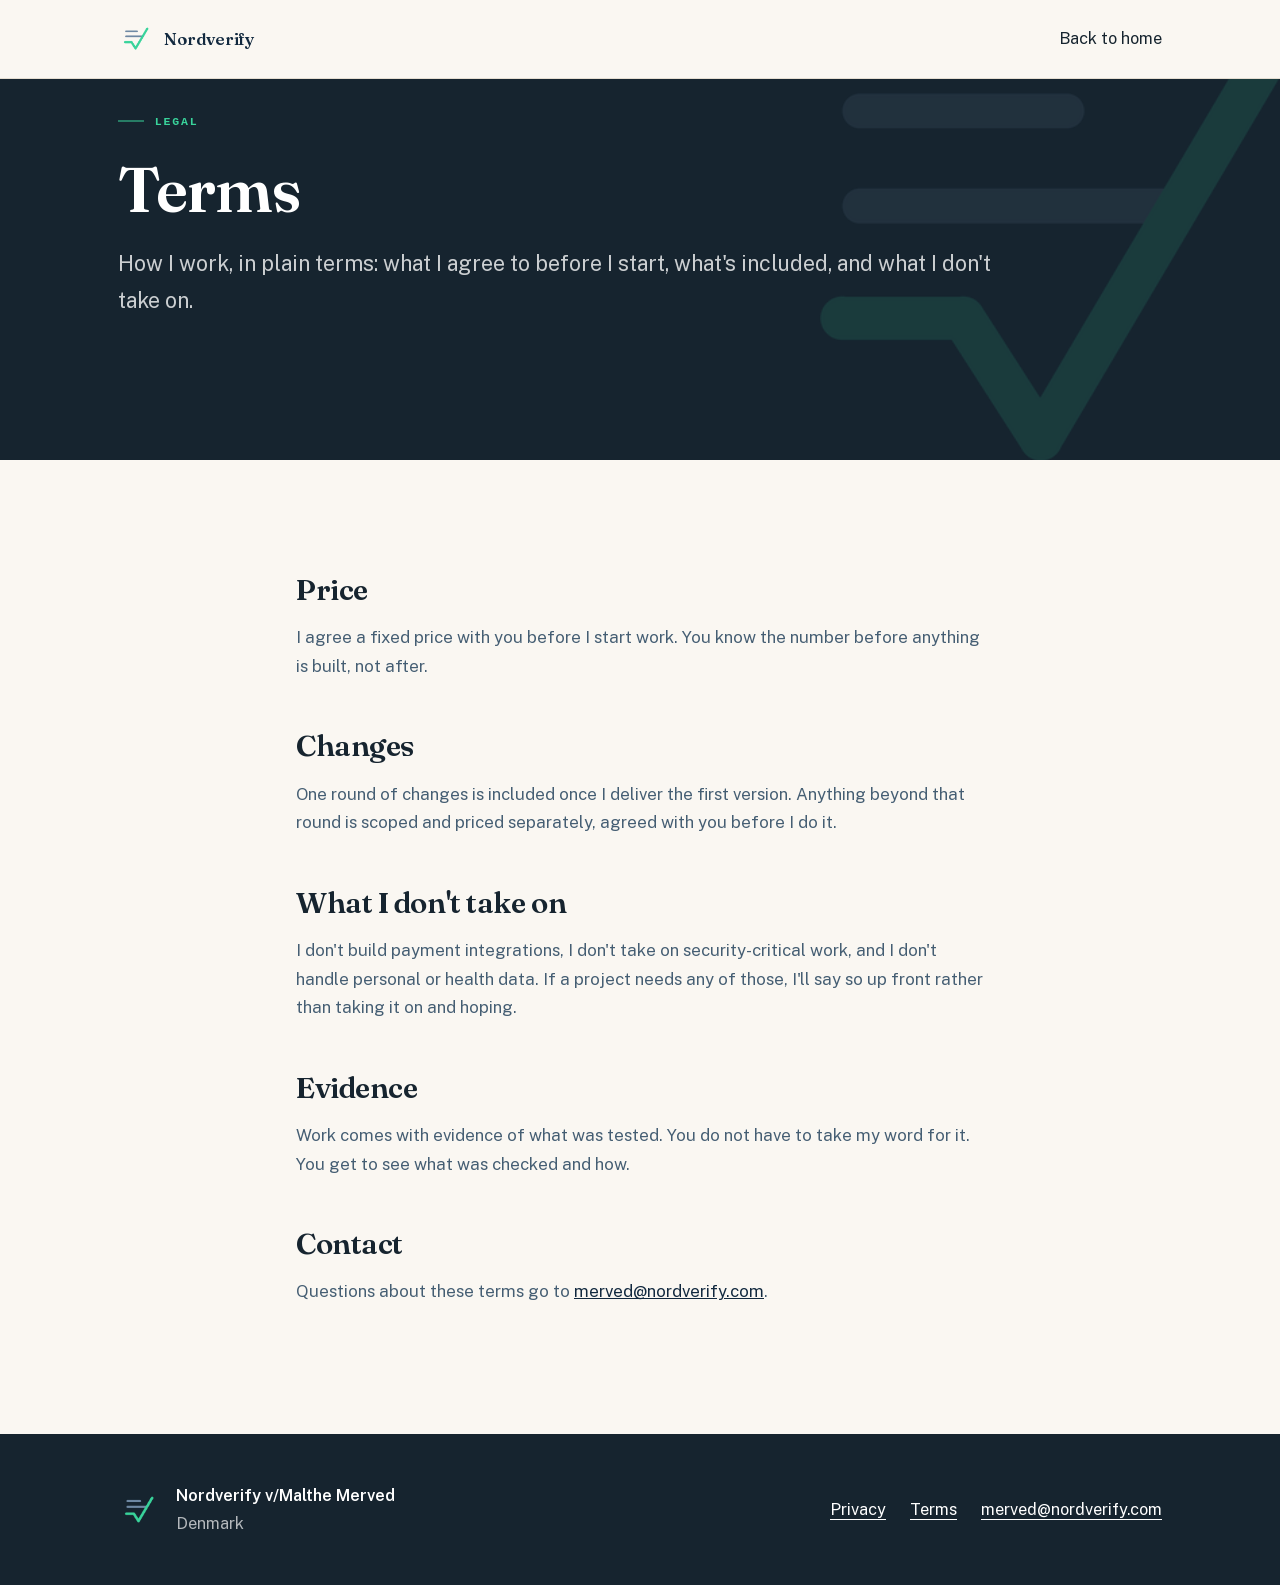
<file: terms.html>
<!doctype html>
<html lang="en">
<head>
<meta charset="utf-8">
<meta name="viewport" content="width=device-width, initial-scale=1, shrink-to-fit=no">
<title>Terms | Nordverify</title>
<meta name="description" content="How I price, scope and hand off work, and what I don't take on: the terms for nordverify.com.">
<link rel="icon" type="image/png" sizes="256x256" href="assets/brand/favicon_256.png">
<link rel="icon" type="image/png" sizes="64x64" href="assets/brand/favicon_64.png">
<link href="css/styles.css" rel="stylesheet">
<link href="css/nordverify.css" rel="stylesheet">
</head>
<body id="page-top">
<nav class="navbar navbar-expand-lg fixed-top py-3" id="mainNav"><div class="container px-4 px-lg-5"><a class="navbar-brand" href="index.html"><img src="assets/brand/mark_transparent_512.png" alt=""><span>Nordverify</span></a><a class="nav-link" href="index.html">Back to home</a></div></nav>
<main>
  <header class="masthead case-hero"><img class="hero-mark" src="assets/brand/mark_transparent_512.png" alt="" aria-hidden="true"><div class="container px-4 px-lg-5 h-100 d-flex align-items-center"><div class="hero-copy"><div class="eyebrow mb-4">Legal</div><h1 class="text-white mb-4">Terms</h1><p class="lead mb-0">How I work, in plain terms: what I agree to before I start, what's included, and what I don't take on.</p></div></div></header>

  <section class="page-section"><div class="container px-4 px-lg-5"><div class="row justify-content-center"><div class="col-lg-8 case-body">

    <h2>Price</h2>
    <p>I agree a fixed price with you before I start work. You know the number before anything is built, not after.</p>

    <h2>Changes</h2>
    <p>One round of changes is included once I deliver the first version. Anything beyond that round is scoped and priced separately, agreed with you before I do it.</p>

    <h2>What I don't take on</h2>
    <p>I don't build payment integrations, I don't take on security-critical work, and I don't handle personal or health data. If a project needs any of those, I'll say so up front rather than taking it on and hoping.</p>

    <h2>Evidence</h2>
    <p>Work comes with evidence of what was tested. You do not have to take my word for it. You get to see what was checked and how.</p>

    <h2>Contact</h2>
    <p>Questions about these terms go to <a href="mailto:merved@nordverify.com">merved@nordverify.com</a>.</p>

  </div></div></div></section>
</main>

<footer class="site-footer py-5"><div class="container px-4 px-lg-5"><div class="footer-row d-flex justify-content-between align-items-center gap-4"><div class="d-flex align-items-center gap-3"><img class="footer-mark" src="assets/brand/mark_transparent_512.png" alt="Nordverify mark"><div><strong class="text-white">Nordverify v/Malthe Merved</strong><br>Denmark</div></div><div class="d-flex align-items-center gap-4"><a href="privacy.html">Privacy</a><a href="terms.html">Terms</a><a href="mailto:merved@nordverify.com">merved@nordverify.com</a></div></div></div></footer>
</body>
</html>
</file>
<file: css/nordverify.css>
:root {
  --nv-navy: #12293f;
  --nv-green: #39d39b;
  --nv-slate: #6e88a3;
  --nv-white: #ffffff;
  --bs-primary: #39d39b;
  --bs-primary-rgb: 57, 211, 155;
  --bs-link-color: #12293f;
  --bs-link-hover-color: #1f795b;
  --bs-focus-ring-color: rgba(57, 211, 155, .35);
}
html { scroll-padding-top: 72px; }
body { font-family: Inter, ui-sans-serif, -apple-system, BlinkMacSystemFont, "Segoe UI", sans-serif; color: var(--nv-navy); }
h1, h2, h3, h4, h5, h6, .navbar-brand { font-family: inherit; letter-spacing: -.02em; }
p, a, li { letter-spacing: normal; }
a:focus-visible, button:focus-visible { outline: 3px solid var(--nv-green); outline-offset: 3px; }
.bg-primary, .btn-primary { background-color: var(--nv-green) !important; }
.btn-primary { border-color: var(--nv-green) !important; color: var(--nv-navy); }
.btn-primary:hover, .btn-primary:focus, .btn-primary:active { background-color: #2ebe8b !important; border-color: #2ebe8b !important; color: var(--nv-navy) !important; box-shadow: 0 0 0 .25rem rgba(57, 211, 155, .28) !important; }
.text-primary { color: var(--nv-green) !important; }
.text-muted { color: #526a80 !important; }
.page-section { padding: 5.25rem 0; }
#mainNav { background: var(--nv-white); box-shadow: 0 1px 0 rgba(18, 41, 63, .12); }
#mainNav .navbar-brand { display: inline-flex; align-items: center; gap: .65rem; color: var(--nv-navy); font-size: 1.05rem; }
#mainNav .navbar-brand img { width: 36px; height: 36px; object-fit: contain; }
#mainNav .navbar-nav .nav-item .nav-link { color: var(--nv-navy); font-weight: 650; }
#mainNav .navbar-nav .nav-item .nav-link:hover, #mainNav .navbar-nav .nav-item .nav-link.active { color: #1f795b !important; }
.navbar-toggler { border-color: rgba(18, 41, 63, .25); }.navbar-toggler:focus { box-shadow: 0 0 0 .25rem rgba(57, 211, 155, .28); }
header.masthead { min-height: 600px; padding: 10rem 0 6.5rem; background: var(--nv-navy); position: relative; overflow: hidden; }
header.masthead::before { content: ""; position: absolute; inset: 0; background: radial-gradient(circle at 78% 42%, rgba(57, 211, 155, .1), transparent 26%); }
.hero-copy { position: relative; z-index: 1; max-width: 720px; }
.hero-mark { position: absolute; width: min(54vw, 720px); right: -9%; top: 50%; transform: translateY(-46%); opacity: .17; pointer-events: none; }
header.masthead h1 { font-size: clamp(2.05rem, 3.9vw, 3.35rem); line-height: 1.1; max-width: 720px; }
header.masthead .lead { max-width: 690px; color: rgba(255, 255, 255, .74); font-size: clamp(1.1rem, 2vw, 1.35rem); }
.eyebrow { color: var(--nv-green); font-family: ui-monospace, SFMono-Regular, Menlo, Consolas, monospace; font-weight: 600; font-size: .72rem; letter-spacing: .16em; text-transform: uppercase; }
.eyebrow::before { content: "— "; opacity: .55; }
#about { background: var(--nv-green); color: var(--nv-navy); padding: 3.5rem 0; }
#about p { color: #184b3a; font-size: 1.18rem; }
.section-heading { font-size: clamp(1.85rem, 3.1vw, 2.7rem); line-height: 1.15; margin-bottom: 1rem; }
.section-intro { max-width: 700px; color: #526a80; font-size: 1.08rem; }
.service-number { color: var(--nv-green); font-family: ui-monospace, SFMono-Regular, Menlo, Consolas, monospace; font-size: .8rem; font-weight: 600; line-height: 1; letter-spacing: .12em; }
.service-card { height: 100%; padding: 1.15rem 0 0; border-top: 2px solid var(--nv-navy); }
.service-card h3 { margin-top: .55rem; font-size: 1.3rem; }.service-card p { color: #526a80; font-size: .97rem; line-height: 1.6; margin-top: .6rem; }
#portfolio { background: #f2f5f7; }
.project-card { display: flex; min-height: 320px; padding: clamp(1.75rem, 3vw, 2.75rem); color: var(--nv-white); text-decoration: none; position: relative; overflow: hidden; }
.project-card:hover { color: var(--nv-white); }.project-card::after { content: "→"; position: absolute; right: 2.2rem; bottom: 1.8rem; font-size: 2rem; transition: transform .2s ease; }.project-card:hover::after { transform: translateX(.4rem); }
.project-card.audit { background: var(--nv-navy); }.project-card.documents { background: #234763; }
.project-card .project-inner { align-self: flex-end; max-width: 600px; }.project-card .project-kicker { color: var(--nv-green); font-family: ui-monospace, SFMono-Regular, Menlo, Consolas, monospace; text-transform: uppercase; font-size: .72rem; font-weight: 600; letter-spacing: .14em; }.project-card h3 { font-size: clamp(1.5rem, 2.4vw, 2.05rem); line-height: 1.2; margin: .7rem 0 .8rem; }.project-card p { color: rgba(255,255,255,.72); margin: 0; }
.contact-strip { background: var(--nv-navy); color: var(--nv-white); padding: 2.4rem 0; }.contact-strip a { color: var(--nv-green); font-weight: 750; }
#contact .email-link { color: var(--nv-navy); font-size: clamp(1.2rem, 2.4vw, 1.75rem); font-weight: 750; text-underline-offset: .35rem; }
.site-footer { background: #0b1d2d; color: rgba(255,255,255,.68); }.footer-mark { width: 42px; height: 42px; object-fit: contain; }.site-footer a { color: var(--nv-white); }
.case-hero { min-height: 460px !important; }.case-body h2 { font-size: clamp(1.45rem, 2.3vw, 1.95rem); margin: 3rem 0 1rem; }.case-body h2:first-child { margin-top: 0; }.case-body p, .case-body li { color: #455e73; font-size: 1.05rem; }.case-body li { margin-bottom: .75rem; }
.proof-panel { background: #f2f5f7; }.tiles { display: grid; grid-template-columns: repeat(auto-fit,minmax(170px,1fr)); gap: 1rem; margin: 2rem 0; }.tile { background: #fff; padding: 1.6rem; border-top: 3px solid var(--nv-green); }.tile .n { font-size: 2.2rem; font-weight: 800; letter-spacing: -.04em; }.tile .k { color: #526a80; font-size: .85rem; }.scroll { overflow-x: auto; } table { width: 100%; border-collapse: collapse; } th, td { padding: .65rem; border-bottom: 1px solid #cad4dc; text-align: right; } th:first-child, td:first-child { text-align: left; }.verdict { color: #526a80; margin-top: 1rem; }.ok { color: #1f795b; }.warn { color: #8b4a24; }
@media (max-width: 991.98px) { header.masthead { min-height: 520px; }.hero-mark { width: 70vw; right: -25%; }.page-section { padding: 4rem 0; } }
@media (max-width: 575.98px) { header.masthead { min-height: 460px; padding-top: 7.5rem; }.hero-mark { width: 95vw; right: -45%; }.project-card { min-height: 270px; }.site-footer .footer-row { align-items: flex-start !important; flex-direction: column; } }

/* ==========================================================================
   19 AUGUST 2026: CALM SURFACES.

   The direction was muted pastel planes, air, and the two brand colours used
   sparingly. Four things in the rules above worked against it and are
   overridden here rather than edited in place, so the diff says what changed:

   1. #about was a full-width panel of #39d39b. A whole screen of the accent
      colour is not the accent used sparingly; it is the accent used as the
      background. It becomes the palest green surface in the palette, and the
      green itself survives as a 3px rule down its left edge.
   2. header.masthead::before painted a radial-gradient glow over the hero.
      A flat navy plane needs no glow to be a plane.
   3. .eyebrow::before injected an em-dash through CSS content. The anti-slop
      linter reads HTML and cannot see it, so it sat under every section
      heading on the site while the scan reported zero findings. It is a rule
      now, drawn rather than typed.
   4. The sections were 5.25rem apart, which is close for a page whose whole
      argument is that it is unhurried.
   ========================================================================== */
:root {
  --nv-mist: #f3f6f8;      /* cool pale, for alternating sections */
  --nv-sand: #f7f5f1;      /* warm pale, for the quiet strip */
  --nv-sage: #eef5f1;      /* palest green, where the accent panel was */
  --nv-line: #dde5ea;      /* hairlines, never a shadow */
  --nv-ink-soft: #52697d;  /* body text that is not a heading */
}

.page-section { padding: 7rem 0; }
.section-heading { margin-bottom: 1.25rem; }
.section-intro { line-height: 1.7; }

header.masthead { padding: 11rem 0 7rem; }
header.masthead::before { content: none; }
.hero-mark { opacity: .13; }
header.masthead .lead { color: rgba(255, 255, 255, .78); }

.eyebrow::before {
  content: "";
  display: inline-block;
  width: 1.6rem;
  height: 2px;
  margin-right: .7rem;
  vertical-align: .22em;
  background: currentColor;
  opacity: .5;
}

#about {
  background: var(--nv-sage);
  border-left: 3px solid var(--nv-green);
  padding: 4.5rem 0;
}
#about p { color: #24483a; }
#about .eyebrow { color: #2c7f60; }

#services { background: var(--nv-white); }
#offers { background: var(--nv-mist); }
#portfolio { background: var(--nv-white); }
#demos { background: var(--nv-mist); }
#contact { background: var(--nv-white); }

/* The priced offers are not services and no longer borrow their class. A
   white card on the mist plane, one hairline, no shadow, and the accent
   colour only on the thing you click. */
.offer-card {
  height: 100%;
  display: flex;
  flex-direction: column;
  background: var(--nv-white);
  border: 1px solid var(--nv-line);
  border-top: 3px solid var(--nv-navy);
  padding: 2rem 1.75rem;
}
.offer-price {
  font-family: ui-monospace, SFMono-Regular, Menlo, Consolas, monospace;
  font-size: 1.55rem;
  font-weight: 700;
  letter-spacing: -.02em;
  color: var(--nv-navy);
  line-height: 1;
}
.offer-card h3 { margin-top: .85rem; font-size: 1.25rem; }
.offer-card p {
  color: var(--nv-ink-soft);
  font-size: .97rem;
  line-height: 1.65;
  margin-top: .75rem;
}
.offer-card .btn { align-self: flex-start; margin-top: auto; }
.offer-card:hover { border-top-color: var(--nv-green); }

.service-card p { color: var(--nv-ink-soft); }

/* Two strips in a row, both navy, would read as one long band. The second is
   the quiet one: warm paper, navy ink, and the link carries the weight. */
.contact-strip { padding: 2.75rem 0; }
.quiet-strip { background: var(--nv-sand); color: var(--nv-navy); }
.quiet-strip a { color: #1f795b; }

.project-card { min-height: 340px; }
.site-footer a { text-underline-offset: .25rem; }

/* THE FULL-HEIGHT HERO BELONGS TO THE FRONT PAGE ALONE. styles.css gives
   .masthead height:100vh, and every subpage inherited it: measured 19 August,
   privacy, terms, the case study and all three demos opened with 1000px of
   empty navy before a reader saw a word. A hero that fills the screen is a
   choice the front page earns with something to say in it; on a page that is
   one paragraph and a form it is just a wall. */
header.masthead { height: auto; min-height: 0; padding: 7rem 0 4.5rem; }
header.masthead .container { height: auto; }
header.masthead--full { height: 100vh; min-height: 600px; padding: 11rem 0 7rem; }
header.masthead--full .container { height: 100%; }

/* ==========================================================================
   19 AUGUST, LATER: THE TWO SECTIONS THAT CARRY RATHER THAN FILL.

   The surface order is what breaks the run of dark cards. Before this there
   were two blocks of navy panels with nothing between them, and the lower
   half of the page read as one long dark stretch. #limits now sits between
   them: white, text only, and it is the most honest section on the site.
   ========================================================================== */
#services { background: var(--nv-white); }
#how      { background: var(--nv-mist); }
#offers   { background: var(--nv-white); }
#portfolio{ background: var(--nv-mist); }
#limits   { background: var(--nv-white); }
#demos    { background: var(--nv-mist); }
#contact  { background: var(--nv-white); }

.step-card { height: 100%; padding: 1.5rem 0 0; border-top: 2px solid var(--nv-navy); }
.step-n {
  font-family: ui-monospace, SFMono-Regular, Menlo, Consolas, monospace;
  font-size: 1.5rem; font-weight: 700; line-height: 1;
  color: var(--nv-green);
}
.step-card h3 { margin-top: .7rem; font-size: 1.2rem; }
.step-card p { color: var(--nv-ink-soft); font-size: .99rem; line-height: 1.7; margin-top: .65rem; }

.limits-list { list-style: none; padding: 0; margin: 0 0 1.75rem; max-width: 760px; }
.limits-list li {
  padding: 1.1rem 0 1.1rem 1.5rem;
  border-top: 1px solid var(--nv-line);
  border-left: 3px solid transparent;
  color: var(--nv-ink-soft);
  line-height: 1.7;
}
.limits-list li:last-child { border-bottom: 1px solid var(--nv-line); }
.limits-list li strong { color: var(--nv-navy); }

/* Four cards where there were three: the price stays on one line at every
   width rather than wrapping mid-number. */
.offer-card { padding: 1.75rem 1.4rem; }
.offer-price { font-size: 1.4rem; white-space: nowrap; }
#contact .email-link { display: inline-block; }

/* ==========================================================================
   19 AUGUST, THE REWRITE: RHYTHM INSTEAD OF STRIPES.

   What was wrong. Every section was a full-width coloured block, and inside
   every block sat the same thing: eyebrow, heading, intro, then a row of
   equal cards. White, mist, white, mist. It is the shape a generator reaches
   for, because it is the shape that needs no decisions: a grid always fits.
   A page a person laid out has sections of different widths, text that runs
   beside a picture, and long stretches of nothing.

   So: white is the default and almost the only surface. Two tinted bands are
   left, and they are far apart. The measure varies on purpose, from 34rem of
   running text to a photo that leaves the page at the edge. Cards are gone
   except where things are genuinely being compared, which is the prices.
   ========================================================================== */

.band { padding: 8.5rem 0; }
.band + .band { padding-top: 0; }
.band--tint { background: var(--nv-mist); padding: 8.5rem 0; }
.band--tint + .band { padding-top: 8.5rem; }
.band--rule { border-top: 1px solid var(--nv-line); padding-top: 7rem; }
.band--close { padding-bottom: 6rem; }

.measure, .split, .offset, .pitch, .stair, .joblist, .doorway, .demo-lead {
  max-width: 1180px; margin-left: auto; margin-right: auto;
  padding-left: 1.5rem; padding-right: 1.5rem;
}
.measure { max-width: 46rem; }
.measure--indent { margin-left: max(1.5rem, min(12vw, 14rem)); margin-right: auto; }

.kicker {
  font-family: ui-monospace, SFMono-Regular, Menlo, Consolas, monospace;
  font-size: .72rem; letter-spacing: .18em; text-transform: uppercase;
  color: #2c7f60; margin: 0 0 1.1rem;
}
.band h2 {
  font-size: clamp(1.9rem, 3.4vw, 2.85rem); line-height: 1.08;
  letter-spacing: -.033em; margin: 0 0 1.4rem; max-width: 22ch;
}
.band h3 { font-size: 1.22rem; letter-spacing: -.018em; margin: 0 0 .55rem; }
.band p { color: var(--nv-ink-soft); line-height: 1.75; }
.lede { font-size: 1.06rem; max-width: 40rem; }

/* ---- the hero. Type, not a panel with a logo ghost in it. --------------- */
.hero {
  background: var(--nv-navy); color: #fff;
  padding: clamp(7rem, 16vh, 11rem) 0 clamp(5rem, 11vh, 8rem);
}
.hero-inner { max-width: 1180px; margin: 0 auto; padding: 0 1.5rem; }
.hero-kicker {
  font-family: ui-monospace, SFMono-Regular, Menlo, Consolas, monospace;
  font-size: .72rem; letter-spacing: .18em; text-transform: uppercase;
  color: var(--nv-green); margin: 0 0 2.2rem;
}
.hero h1 {
  font-size: clamp(2.4rem, 6.4vw, 4.6rem); line-height: 1.02;
  letter-spacing: -.042em; margin: 0 0 1.6rem; max-width: 16ch; color: #fff;
}
.hero-proof { color: #fff; font-size: clamp(1.05rem, 1.7vw, 1.2rem); margin: 0 0 .9rem; max-width: 38rem; }
.hero-sub { color: rgba(255,255,255,.66); font-size: 1.02rem; line-height: 1.7; margin: 0 0 2.6rem; max-width: 34rem; }
.hero-actions { display: flex; flex-wrap: wrap; gap: 1.6rem; align-items: center; }

.btn-solid {
  display: inline-block; background: var(--nv-green); color: var(--nv-navy);
  font-weight: 700; letter-spacing: -.01em; padding: .85rem 1.6rem;
  text-decoration: none; border: 1px solid var(--nv-green);
}
.btn-solid:hover { background: #2ebe8b; border-color: #2ebe8b; color: var(--nv-navy); }
.btn-solid--sm { padding: .6rem 1.15rem; font-size: .95rem; }
.btn-plain {
  display: inline-block; color: inherit; font-weight: 650; text-decoration: none;
  border-bottom: 2px solid var(--nv-green); padding-bottom: .15rem;
}
.hero .btn-plain { color: #fff; }
.btn-plain:hover { color: inherit; border-bottom-color: var(--nv-navy); }

/* ---- text beside a picture, and the picture leaves the page ------------- */
.split { display: grid; grid-template-columns: 1fr; gap: 2.5rem; align-items: center; }
@media (min-width: 900px) {
  .split { grid-template-columns: minmax(0, 27rem) minmax(0, 1fr); gap: 4.5rem; }
  .band--reverse .split { grid-template-columns: minmax(0, 1fr) minmax(0, 30rem); }
  .split-media--bleed { margin-right: calc((100vw - min(100vw, 1180px)) / -2 - 1.5rem); }
  .band--reverse .split-media--bleed { margin-right: 0; margin-left: calc((100vw - min(100vw, 1180px)) / -2 - 1.5rem); }
}
.split-media { margin: 0; }
.split-media img { display: block; width: 100%; height: auto; }
.split-text h2 { max-width: 18ch; }

/* ---- a sticky heading with the list running past it -------------------- */
.offset { display: grid; grid-template-columns: 1fr; gap: 2.5rem; }
@media (min-width: 900px) {
  .offset { grid-template-columns: minmax(0, 20rem) minmax(0, 1fr); gap: 5rem; }
  .offset-head { position: sticky; top: 6.5rem; align-self: start; }
}
.entry { padding: 2.2rem 0; border-top: 1px solid var(--nv-line); max-width: 42rem; }
.entry:first-child { border-top: 0; padding-top: 0; }
.entry p { margin: 0; }

/* ---- the staircase ------------------------------------------------------ */
.stair { list-style: none; margin: 3.5rem auto 0; padding-left: 1.5rem; padding-right: 1.5rem; }
.stair li { display: grid; grid-template-columns: auto 1fr; gap: 1.5rem; max-width: 40rem; padding: 2rem 0; }
.stair li + li { border-top: 1px solid var(--nv-line); }
@media (min-width: 820px) {
  .stair li:nth-child(2) { margin-left: 6rem; }
  .stair li:nth-child(3) { margin-left: 12rem; }
  .stair li + li { border-top: 0; }
}
.stair-n {
  font-family: ui-monospace, SFMono-Regular, Menlo, Consolas, monospace;
  font-size: 1.6rem; font-weight: 700; color: var(--nv-green); line-height: 1;
}
.stair p { margin: 0; }

/* ---- prices. Cards here, because things being compared want to line up. -- */
.doorway {
  display: grid; grid-template-columns: 1fr; gap: 1.5rem; margin-top: 3.5rem;
  padding-top: 2.5rem; padding-bottom: 2.5rem;
  border-top: 3px solid var(--nv-navy); border-bottom: 1px solid var(--nv-line);
}
@media (min-width: 760px) { .doorway { grid-template-columns: 9rem 1fr; gap: 3rem; } }
.doorway-price {
  font-family: ui-monospace, SFMono-Regular, Menlo, Consolas, monospace;
  font-size: 2.4rem; font-weight: 700; letter-spacing: -.04em; color: var(--nv-navy); line-height: 1;
}
.doorway-text { max-width: 44rem; }
.doorway-text p { margin: 0 0 1.4rem; }

.joblist { display: grid; grid-template-columns: 1fr; gap: 0; }
@media (min-width: 760px) { .joblist { grid-template-columns: 1fr 1fr; column-gap: 4rem; } }
.job { padding: 2.4rem 0; border-bottom: 1px solid var(--nv-line); }
.job p { margin: 0 0 1.2rem; }
.job-price {
  font-family: ui-monospace, SFMono-Regular, Menlo, Consolas, monospace;
  font-weight: 700; color: var(--nv-navy); font-size: 1.15rem; margin: 0 0 .5rem !important;
  letter-spacing: -.02em;
}

/* ---- lists of work and demos ------------------------------------------- */
.worklist, .demo-rest { list-style: none; padding: 0; margin: 2rem 0 0; }
.worklist li a, .demo-rest li a {
  display: block; padding: 1.3rem 0; border-top: 1px solid var(--nv-line);
  text-decoration: none; color: inherit;
}
.worklist li:last-child a, .demo-rest li:last-child a { border-bottom: 1px solid var(--nv-line); }
.worklist-kicker, .spotlight-kicker {
  display: block; font-family: ui-monospace, SFMono-Regular, Menlo, Consolas, monospace;
  font-size: .68rem; letter-spacing: .16em; text-transform: uppercase; color: #2c7f60;
  margin-bottom: .4rem;
}
.worklist-title { display: block; font-weight: 650; font-size: 1.08rem; letter-spacing: -.015em; }
.worklist-note { display: block; color: var(--nv-ink-soft); font-size: .95rem; margin-top: .25rem; line-height: 1.6; }
.worklist li a:hover .worklist-title { border-bottom: 2px solid var(--nv-green); }

.demo-lead { display: grid; grid-template-columns: 1fr; gap: 2.5rem; margin-top: 3.5rem; }
@media (min-width: 900px) { .demo-lead { grid-template-columns: minmax(0, 1.1fr) minmax(0, 1fr); gap: 4rem; } }
.spotlight {
  display: block; text-decoration: none; color: #fff; background: var(--nv-navy);
  padding: clamp(1.9rem, 3vw, 2.75rem); min-height: 17rem;
  display: flex; flex-direction: column; justify-content: flex-end;
}
.spotlight:hover { color: #fff; }
.spotlight-title { display: block; font-size: clamp(1.35rem, 2.2vw, 1.8rem); line-height: 1.15; letter-spacing: -.025em; }
.spotlight-note { display: block; color: rgba(255,255,255,.68); margin-top: .7rem; line-height: 1.6; font-size: .97rem; }
.demo-rest { margin-top: 0; }

/* ---- the turn-downs, and the close -------------------------------------- */
.turndowns { margin: 2rem 0 2rem; }
.turndowns dt { font-weight: 650; color: var(--nv-navy); margin-top: 1.5rem; }
.turndowns dt:first-child { margin-top: 0; }
.turndowns dd { margin: .35rem 0 0; color: var(--nv-ink-soft); line-height: 1.75; }
.mailto-big { margin: 2rem 0 2rem; }
.mailto-big a {
  font-size: clamp(1.25rem, 2.6vw, 1.9rem); font-weight: 700; letter-spacing: -.025em;
  color: var(--nv-navy); text-decoration: none; border-bottom: 3px solid var(--nv-green);
  padding-bottom: .2rem;
}
.pitch { display: grid; grid-template-columns: 1fr; gap: 2rem; align-items: end; }
@media (min-width: 900px) { .pitch { grid-template-columns: minmax(0, 1fr) auto; gap: 4rem; } }
.pitch-text p { max-width: 42rem; }
.fineprint { color: var(--nv-ink-soft); font-size: .9rem; margin: 1rem 0 0; }

/* ==========================================================================
   19 AUGUST, THE QUIET PASS. Ten things Malthe named, and the theme under
   all of them: the page had variety where it needed calm.

   Variety of WIDTH and COLOUR reads as noise. Variety of CONTENT does not.
   So the widths collapse to one container, the alignment collapses to one
   edge, the greens collapse to one green, and the surfaces collapse to
   white with a single muted pause. What is left to vary is what is actually
   on the page: running text, a list, a photograph, a price.
   ========================================================================== */

/* ---- ONE CONTAINER, ONE EDGE ------------------------------------------- */
.wrap, .split, .stair, .joblist, .doorway, .hero-inner {
  max-width: 1000px; margin-left: auto; margin-right: auto;
  padding-left: 2rem; padding-right: 2rem;
}
.measure, .measure--indent { max-width: 1000px; margin-left: auto; margin-right: auto; }
.wrap > *, .stair, .joblist, .doorway { text-align: left; }
.band h2 { max-width: 24ch; }
.lede { max-width: 46rem; }
.band p { max-width: 46rem; }

/* ---- ONE SURFACE. White, and one muted pause in the whole page. --------- */
.band, .band--split, .band--reverse, .band--rule, .band--close,
#about, #services, #how, #offers, #portfolio, #limits, #demos, #contact,
#freecheck { background: var(--nv-white); }
#about { border-left: 0; padding: 7rem 0; }
.band--tint { background: #f7f8fa; }         /* the one pause: How it works */

/* ---- ONE GREEN. #39D39B, and only where something is interactive. ------- */
.kicker, .worklist-kicker, .spotlight-kicker { color: #6b7d8d; }
#about .kicker { color: #6b7d8d; }
#about p { color: var(--nv-ink-soft); }

/* ---- THE HERO: a staircase of sizes, not a cliff ----------------------- */
.hero { padding: clamp(6.5rem, 15vh, 10rem) 0 clamp(5rem, 11vh, 7.5rem); }
.hero h1 { font-size: clamp(2.3rem, 5.6vw, 4.1rem); max-width: 17ch; margin-bottom: 1.8rem; }
.hero-proof {
  font-size: clamp(1.25rem, 2.1vw, 1.6rem); line-height: 1.35; font-weight: 500;
  letter-spacing: -.015em; max-width: 26ch;   /* keeps "not." off a line of its own */
  margin: 0 0 1.3rem; color: #fff;
}
.hero-sub {
  font-size: clamp(1.02rem, 1.35vw, 1.13rem); line-height: 1.65;
  color: rgba(255,255,255,.7); max-width: 44ch; margin: 0 0 2.8rem;
}
.hero-kicker { margin-bottom: 1.8rem; }

/* ---- the pieces that were floating ------------------------------------- */
.actionline { display: flex; align-items: center; gap: 1.5rem; flex-wrap: wrap; margin: 2.2rem 0 0; }
.actionline .fineprint { margin: 0; }
.entries { margin-top: 2.75rem; }
.entry { max-width: none; padding: 2rem 0; }
.entry p { max-width: 46rem; }
.worklist--two { display: grid; grid-template-columns: 1fr; gap: 0 3.5rem; }
@media (min-width: 820px) { .worklist--two { grid-template-columns: 1fr 1fr; } }
.worklist--two li a { border-top: 1px solid var(--nv-line); }
.worklist--two li:last-child a { border-bottom: 0; }
@media (min-width: 820px) {
  .worklist--two li:nth-last-child(-n+2) a { border-bottom: 1px solid var(--nv-line); }
}
.split { align-items: center; }
@media (min-width: 900px) {
  .split { grid-template-columns: minmax(0, 1fr) minmax(0, 1fr); gap: 4rem; }
  .split-media--bleed { margin-right: 0; margin-left: 0; }
}
.stair li:nth-child(2), .stair li:nth-child(3) { margin-left: 0; }
@media (min-width: 820px) {
  .stair li + li { border-top: 1px solid var(--nv-line); }
}
.stair { margin-top: 3rem; }
.turndowns { max-width: 46rem; }
.doorway { margin-top: 3rem; }

/* The one pause has to come after the sweep above, or the id selector in it
   wins and the page becomes white all the way down, which is a different
   mistake from the one being fixed. */
#how.band--tint { background: #f7f8fa; }

/* THE HEADLINE'S OWN ORPHAN. Fixing the subtitle's stranded "not." left the
   H1 doing exactly the same thing one line up: "Built. Tested. Proven.
   Fixed" and then "price." alone. The five words are the hero's whole claim
   and cannot be reworded, so the measure is set to break them in half
   instead: two lines of two sentences each, which is also how they are
   said out loud. */
.hero h1 { max-width: 13ch; }

/* ==========================================================================
   19 AUGUST, THE FACE. Three things made this page read as generated, and
   the typeface was the first of them.

   Inter is what a page wears when nobody chose. It is on every dashboard and
   every template, and a site that sells design cannot look like nobody
   chose. Headings are Fraunces now: a serif with weight in the wrong places
   on purpose, self-hosted, SIL OFL, listed in assets/img/LICENSES.md. Body
   text is Public Sans, which is quiet on purpose, because the character
   belongs in the headings and nowhere else.

   The second thing was the cold. Navy, then white forever, is a palette with
   no opinion. The page sits on warm paper now, with a terracotta that answers
   the green rather than replacing it. The demo proved that reads as human;
   this is the same move on the page that sells the work.
   ========================================================================== */

@font-face {
  font-family: "Fraunces"; font-style: normal; font-weight: 400;
  font-display: swap; src: url("../assets/fonts/fraunces-400.woff2") format("woff2");
}
@font-face {
  font-family: "Fraunces"; font-style: normal; font-weight: 600;
  font-display: swap; src: url("../assets/fonts/fraunces-600.woff2") format("woff2");
}
@font-face {
  font-family: "PublicSans"; font-style: normal; font-weight: 400;
  font-display: swap; src: url("../assets/fonts/publicsans-400.woff2") format("woff2");
}
@font-face {
  font-family: "PublicSans"; font-style: normal; font-weight: 600;
  font-display: swap; src: url("../assets/fonts/publicsans-600.woff2") format("woff2");
}

:root {
  --paper:      #faf7f2;   /* warm off-white, the page's ground */
  --paper-deep: #f2ede4;   /* one step darker, for a band */
  --ink:        #16242f;   /* warmer than the old navy for running text */
  --ink-soft:   #5d6b74;
  --terracotta: #b8542c;
  --rule:       #e4ddd1;
}

html, body { background: var(--paper); }
body {
  font-family: "PublicSans", ui-sans-serif, -apple-system, "Segoe UI", sans-serif;
  color: var(--ink); font-size: 1.02rem; line-height: 1.7;
  -webkit-font-smoothing: antialiased;
}
h1, h2, h3, .navbar-brand span, .hero h1, .band h2, .band h3 {
  font-family: "Fraunces", Georgia, "Times New Roman", serif;
  font-weight: 600; letter-spacing: -.015em;
}
.band h2 { line-height: 1.1; }
.band h3 { font-weight: 600; }
.band p, .lede, .worklist-note { color: var(--ink-soft); }

/* surfaces: paper, one deeper band, and the hero. Nothing else. */
.band, #about, #services, #how, #offers, #portfolio, #limits, #demos,
#contact, #freecheck { background: var(--paper); }
#how.band--tint, .band--tint { background: var(--paper-deep); }
#mainNav { background: var(--paper); box-shadow: 0 1px 0 var(--rule); }
.site-footer { background: #16242f; }

/* the accent pair: green for what you press, terracotta for what points */
.kicker, .worklist-kicker, .spotlight-kicker { color: var(--terracotta); letter-spacing: .16em; }
.entry, .worklist li a, .worklist--two li a, .job, .doorway, .band--rule,
.turndowns dt, .stair li + li { border-color: var(--rule) !important; }
.btn-plain { border-bottom-color: var(--terracotta); }
.btn-plain:hover { border-bottom-color: var(--ink); }
.mailto-big a { border-bottom-color: var(--terracotta); }
.hero-kicker { color: var(--nv-green); }
.doorway { border-top-color: var(--terracotta); }
.job-price, .doorway-price { color: var(--ink); }

/* ==========================================================================
   AND THE THIRD THING: THE CUT.

   Every section was a narrow column shoved against the left edge with forty
   percent of the screen empty beside it. That is not asymmetry, it is a
   layout that ran out. Two shapes replace it, and which one a section gets
   depends on what is in it:

     .column  a genuinely centred measure, equal air both sides, for the
              sections that are only words
     .duo     two columns of DIFFERENT width, text against a photograph,
              using the whole screen, for the sections that have something
              to show

   The demo's own hero is the model for .duo. It was the part of this site
   with a face, and it got that face by putting a picture next to a sentence
   instead of leaving the right half blank.
   ========================================================================== */

.band--wide { padding: 7.5rem 0; }
.wide { max-width: 1240px; margin: 0 auto; padding: 0 2rem; }

.column {
  max-width: 640px; margin-left: auto; margin-right: auto; padding: 0 2rem;
  text-align: left;
}
.column--left { max-width: 1240px; padding: 0 2rem; }
.column h2, .column p, .column .lede { max-width: none; }

.duo {
  max-width: 1240px; margin: 0 auto; padding: 0 2rem;
  display: grid; grid-template-columns: 1fr; gap: 2.5rem; align-items: center;
}
@media (min-width: 900px) {
  .duo--photo-left  { grid-template-columns: minmax(0, 1.05fr) minmax(0, 1fr); gap: 4.5rem; }
  .duo--photo-right { grid-template-columns: minmax(0, 1fr) minmax(0, .82fr); gap: 4.5rem; }
  .duo--text-left   { grid-template-columns: minmax(0, 1fr) minmax(0, .62fr); gap: 4.5rem; align-items: end; }
}
.duo-media { margin: 0; }
.duo-media img { display: block; width: 100%; height: auto; }
.duo-text h2 { max-width: 18ch; }
.duo-text p, .duo-text .lede { max-width: 40rem; }
.duo-text .stair { margin-left: 0; margin-right: 0; padding: 0; max-width: none; }
.duo-text .stair li { max-width: none; }

.entries--two { display: grid; grid-template-columns: 1fr; gap: 0 4rem; margin-top: 3rem; }
@media (min-width: 820px) { .entries--two { grid-template-columns: 1fr 1fr; } }
.entries--two .entry { border-top: 1px solid var(--rule); }

/* ---- the demos, as pictures of themselves ------------------------------ */
.previews { list-style: none; padding: 0; margin: 3rem 0 0; display: grid;
            grid-template-columns: 1fr; gap: 2.75rem 2.5rem; }
@media (min-width: 820px) { .previews { grid-template-columns: 1fr 1fr 1fr; } }
.preview a { display: block; text-decoration: none; color: inherit; }
.preview img {
  display: block; width: 100%; height: auto; border: 1px solid var(--rule);
  background: #fff; transition: border-color .2s ease, transform .2s ease;
}
.preview a:hover img { border-color: var(--terracotta); transform: translateY(-2px); }
.preview-kicker {
  display: block; margin-top: 1rem; font-family: ui-monospace, SFMono-Regular, Menlo, monospace;
  font-size: .68rem; letter-spacing: .16em; text-transform: uppercase; color: var(--terracotta);
}
.preview-title {
  display: block; margin-top: .45rem; font-family: "Fraunces", Georgia, serif;
  font-weight: 600; font-size: 1.12rem; line-height: 1.25; letter-spacing: -.015em;
}
.preview-note { display: block; margin-top: .4rem; color: var(--ink-soft); font-size: .93rem; line-height: 1.6; }
@media (min-width: 820px) {
  .preview--lead { grid-column: span 3; display: grid; grid-template-columns: 1.25fr 1fr; gap: 2.5rem; align-items: center; }
  .preview--lead a { display: grid; grid-template-columns: 1.25fr 1fr; gap: 2.5rem; align-items: center; grid-column: span 3; }
  .preview--lead .preview-kicker { margin-top: 0; }
  .preview--lead .preview-title { font-size: 1.6rem; }
}

/* ---- the hero, now a duo ------------------------------------------------ */
.hero { background: var(--ink); }
.hero-grid {
  max-width: 1240px; margin: 0 auto; padding: 0 2rem;
  display: grid; grid-template-columns: 1fr; gap: 2.5rem; align-items: center;
}
@media (min-width: 940px) { .hero-grid { grid-template-columns: minmax(0, 1.15fr) minmax(0, .85fr); gap: 4rem; } }
.hero-photo { margin: 0; }
.hero-photo img { display: block; width: 100%; height: auto; }
.hero h1 { max-width: 14ch; }
.hero-proof { max-width: 30ch; }
.hero-sub { max-width: 42ch; }

/* The lead preview is an anchor holding a picture and a block of text, so it
   needs exactly two grid children. Four loose spans landed in four cells and
   put the title under the image instead of beside it. */
.preview-text { display: block; }
@media (min-width: 820px) {
  .preview--lead a { grid-template-columns: 1.3fr .9fr; align-items: center; }
  .preview--lead .preview-text { align-self: center; }
}
/* The prices sat in a 1000px box under a 1240px heading, which read as a
   second, narrower page inside the first. */
#offers .doorway, #offers .joblist { max-width: 1240px; }

/* The subpages kept the old navy while the front page moved to the warmer
   ink, so two shades of near-black sat on the same site. And check.html's
   form was centred under a left-aligned hero, which is the alignment
   problem the front page just spent a round fixing. */
header.masthead { background: var(--ink); }
#check .row.justify-content-center { justify-content: flex-start !important; }
#check .col-lg-9 { max-width: 46rem; }
.case-hero, .masthead { color: #fff; }

/* ==========================================================================
   19 AUGUST, LATER: THE PHOTOGRAPHS COME OUT AGAIN.

   Four stock photographs went in this evening and four came out. They were
   licensed correctly and credited correctly, and that was not the problem:
   on a page whose whole argument is that it invents no customers, a picture
   of somebody else's cafe reads as a customer, or as my premises. It is
   neither, and a picture that has to be explained is doing damage rather
   than work.

   What carries the page instead is what carries the pages worth copying:
   type, space, and two colours. One photograph is left, of a desk, which
   claims nothing.
   ========================================================================== */

/* A heading block that owns its own width, so a section without a picture
   does not leave the old empty right half behind. */
.section-head { max-width: 40rem; margin-bottom: 3.25rem; }
.section-head h2 { max-width: 20ch; margin-bottom: 1rem; }
.section-head .lede { margin: 0; }

/* Three steps side by side now that nothing sits next to them. */
.stair--three { display: grid; grid-template-columns: 1fr; gap: 0; margin-top: 0; }
@media (min-width: 880px) {
  .stair--three { grid-template-columns: repeat(3, 1fr); gap: 3rem; }
  .stair--three li { border-top: 1px solid var(--rule) !important; padding-top: 1.6rem; margin-left: 0; }
}
.stair--three li { max-width: 34rem; }

/* The hero stands on its own. Type at this size does not need a picture
   beside it, and the picture that was there was a cafe nobody has been to. */
.hero-inner { max-width: 1240px; }
.hero h1 { max-width: 15ch; }

/* The previews are pictures, not framed cards. A hairline box around a
   screenshot turns a picture into a widget. */
.preview img {
  border: 0; background: transparent;
  box-shadow: 0 1px 2px rgba(22, 36, 47, .06), 0 12px 28px rgba(22, 36, 47, .09);
}
.preview a:hover img {
  border: 0; transform: translateY(-3px);
  box-shadow: 0 2px 4px rgba(22, 36, 47, .08), 0 18px 40px rgba(22, 36, 47, .13);
}

/* ==========================================================================
   19 AUGUST, THE TWO THAT KEPT COMING BACK.

   ONE. The grey box around every demo picture was never a border. Outline
   was none and the border had already been removed; what made a box was the
   picture itself. Each preview was a screenshot of a whole PAGE, so it
   carried the page's own empty margins inside the JPEG, and a wide margin
   inside a picture reads exactly like a frame around it. They are cropped to
   the demo element now, so the picture is the thing rather than a page with
   the thing in a corner. The panes on the demo page lost their hairline too.

   TWO. The cut. Every section had a container of 1240 and content that
   stopped somewhere around 640, so half the screen sat empty beside it.
   One width now, 1080, genuinely centred, and every grid inside it spans
   that width instead of clustering at the left.
   ========================================================================== */

:root { --content: 1080px; }

.wide, .hero-inner, .duo, .doorway, .joblist, .column--left, .previews,
#offers .doorway, #offers .joblist {
  max-width: var(--content); margin-left: auto; margin-right: auto;
}
.column { max-width: 720px; }          /* text-only: centred, comfortable */
.section-head { max-width: 46rem; }

/* THE HERO: the headline fills the measure rather than sitting in a corner. */
.hero h1 {
  font-size: clamp(2.5rem, 7.4vw, 5.6rem); line-height: .98; letter-spacing: -.045em;
  max-width: 15ch; margin-bottom: 2rem;
}
.hero-proof { max-width: 34ch; font-size: clamp(1.3rem, 2.3vw, 1.75rem); }
.hero-sub { max-width: 46ch; }
.hero { padding: clamp(6rem, 13vh, 9rem) 0 clamp(5rem, 11vh, 7.5rem); }

/* GRIDS THAT SPAN. Four services across the whole width, three steps as
   three equal columns, the jobs likewise. */
.entries--two { grid-template-columns: 1fr; }
@media (min-width: 760px)  { .entries--two { grid-template-columns: 1fr 1fr; gap: 0 3.5rem; } }
@media (min-width: 1120px) { .entries--two { grid-template-columns: repeat(4, 1fr); gap: 0 2.5rem; } }
.entries--two .entry { max-width: none; }
.entries--two .entry p { max-width: none; }

.stair--three { max-width: none; margin-left: 0; margin-right: 0; padding: 0; }
.stair--three li { max-width: none; }

.joblist { grid-template-columns: 1fr; }
@media (min-width: 760px)  { .joblist { grid-template-columns: 1fr 1fr; column-gap: 3.5rem; } }
@media (min-width: 1120px) { .joblist { grid-template-columns: repeat(4, 1fr); column-gap: 2.5rem; } }
.job { max-width: none; }
.job p { max-width: none; }
.doorway-text { max-width: none; }
.doorway-text p { max-width: none; }

.worklist--two { gap: 0 3.5rem; }
.duo-text p, .duo-text .lede { max-width: none; }
.previews { padding: 0; }
@media (min-width: 820px) { .previews { grid-template-columns: repeat(3, 1fr); } }

/* the demo page's own hero had the same empty right half */
header.masthead .hero-copy { max-width: none; }
header.masthead h1 { max-width: 20ch; font-size: clamp(2.1rem, 4.6vw, 3.4rem); }
header.masthead .lead { max-width: 60ch; }

/* The jobs row had the container width but not its padding, so it sat 32px
   wider than every other row and ran to the very edge on a phone. */
.doorway, .joblist { padding-left: 2rem; padding-right: 2rem; }

/* And the headline: 15ch of 5.6rem filled 77% of the measure, which still
   left a quarter of the line empty. It is meant to fill it. */
.hero h1 { font-size: clamp(2.6rem, 8.2vw, 6.4rem); max-width: 14ch; }

/* The demo page's own hero stopped at 825 while the comparison under it ran
   to 1332, which is the same empty right half one page over. */
header.masthead h1 { max-width: 24ch; font-size: clamp(2.2rem, 5.4vw, 4rem); line-height: 1.03; }
header.masthead .lead { max-width: 68ch; }

/* Trimming the pictures was half of it. The other half: whatever aspect a
   demo happens to have, the slot shows a full frame of content and never a
   band of empty paper, because an empty band inside a picture is what read
   as a grey box in the first place. */
.preview img { aspect-ratio: 16 / 10; object-fit: cover; object-position: top left; }
.preview--lead img { aspect-ratio: 16 / 9; }

/* The shadow was still drawing the rectangle it was meant to avoid, and the
   lead preview was being sliced mid-row by a 16:9 crop it never fitted. */
.preview img {
  box-shadow: 0 6px 18px rgba(22, 36, 47, .055);
}
.preview a:hover img {
  box-shadow: 0 10px 26px rgba(22, 36, 47, .085);
  transform: translateY(-2px);
}
.preview--lead img { aspect-ratio: auto; object-fit: contain; }

/* On a phone both lines were leaving one word behind: "price." and "not."
   alone. The desktop fix was the measure; here it is the size, because at
   390px the measure is the screen. */
@media (max-width: 520px) {
  .hero h1 { font-size: 2.15rem; max-width: none; }
  .hero-proof { font-size: 1.16rem; max-width: none; }
  .hero-sub { font-size: .98rem; }
}

/* ==========================================================================
   TWO THINGS SEEN RATHER THAN MEASURED.

   ONE. Four columns with a rule over each one read as four cards in a row,
   which is the tell the linter is named after even when the rule is a single
   hairline rather than a box. The rules are gone. What separates the four
   services now is the space between them, which is what separates paragraphs
   in a book.

   TWO. `.band + .band { padding-top: 0 }` was written when every band was
   white, where collapsing the gap between two of them is right. The moment a
   band had its own colour it became wrong: #how measured padding-top 0, so
   its heading sat 38px below the edge of the beige and the colour cut
   straight through at the line of type. A coloured band keeps its own air on
   both sides, always.
   ========================================================================== */

.entries--two .entry, .entry { border-top: 0 !important; padding: 0 0 2.75rem; }
.entries--two { row-gap: 1rem; }
.entries--two .entry h3 { margin-bottom: .6rem; }

.band.band--tint { padding-top: 8rem; padding-bottom: 8rem; }
.band--tint + .band { padding-top: 8rem; }
.band.band--rule { padding-top: 7rem; }
.hero { padding-top: clamp(6rem, 13vh, 9rem); padding-bottom: clamp(5.5rem, 12vh, 8rem); }

/* The three steps carried a rule over each column, which is the same shape
   as the four services did and reads the same way. Not named in the report,
   but it is the same tell, so it goes with them. */
.stair--three li { border-top: 0 !important; padding-top: 0; }
.stair--three { row-gap: 2.75rem; }

/* Same shape, same fix, everywhere it occurs: four price columns each closed
   by its own hairline, and two example columns fenced top and bottom, are
   cells however thin the lines are. Space separates them now. A rule that
   runs the whole width is a rule; four rules with gaps between them is a
   table. */
.joblist .job { border-bottom: 0 !important; padding-bottom: 2.75rem; }
.worklist--two li a { border-top: 0 !important; border-bottom: 0 !important; padding: 0 0 2.25rem; }
.worklist--two { row-gap: .5rem; }
.worklist--two li:nth-last-child(-n+2) a { border-bottom: 0 !important; }
</file>
